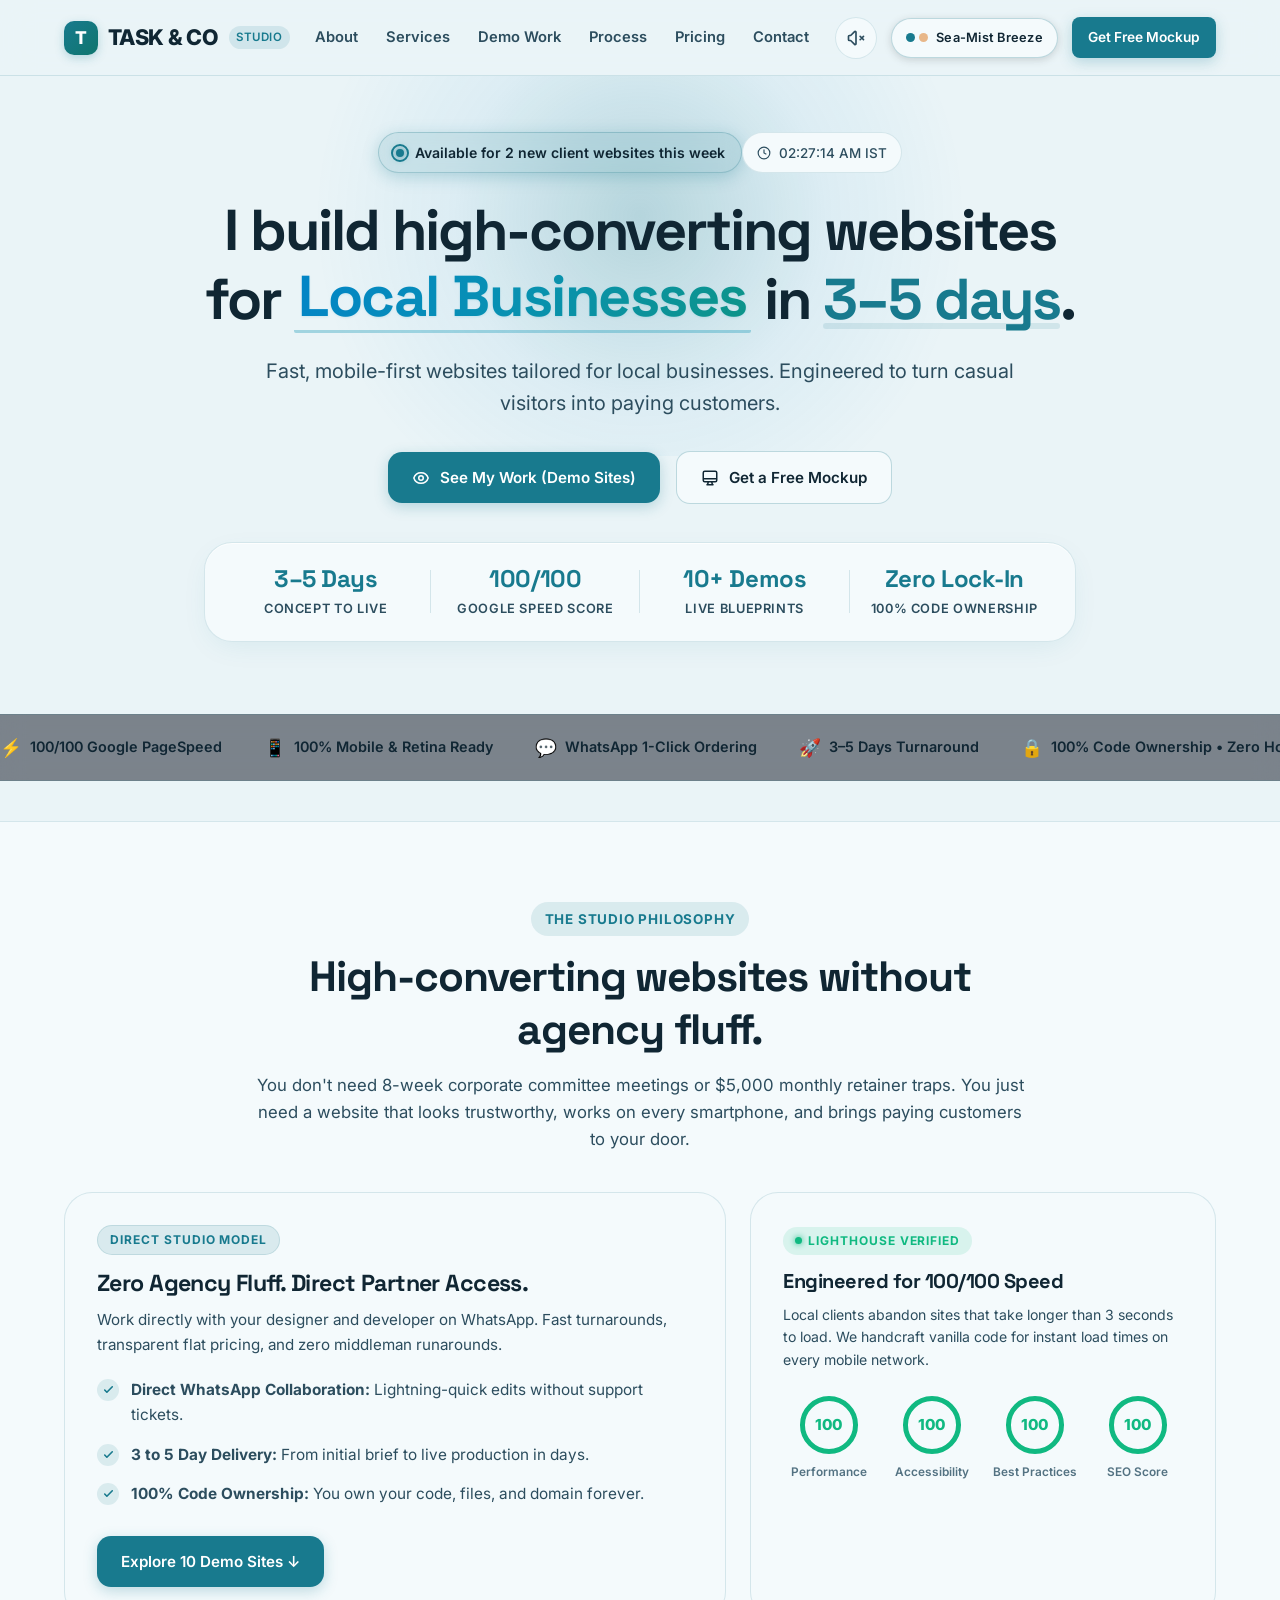
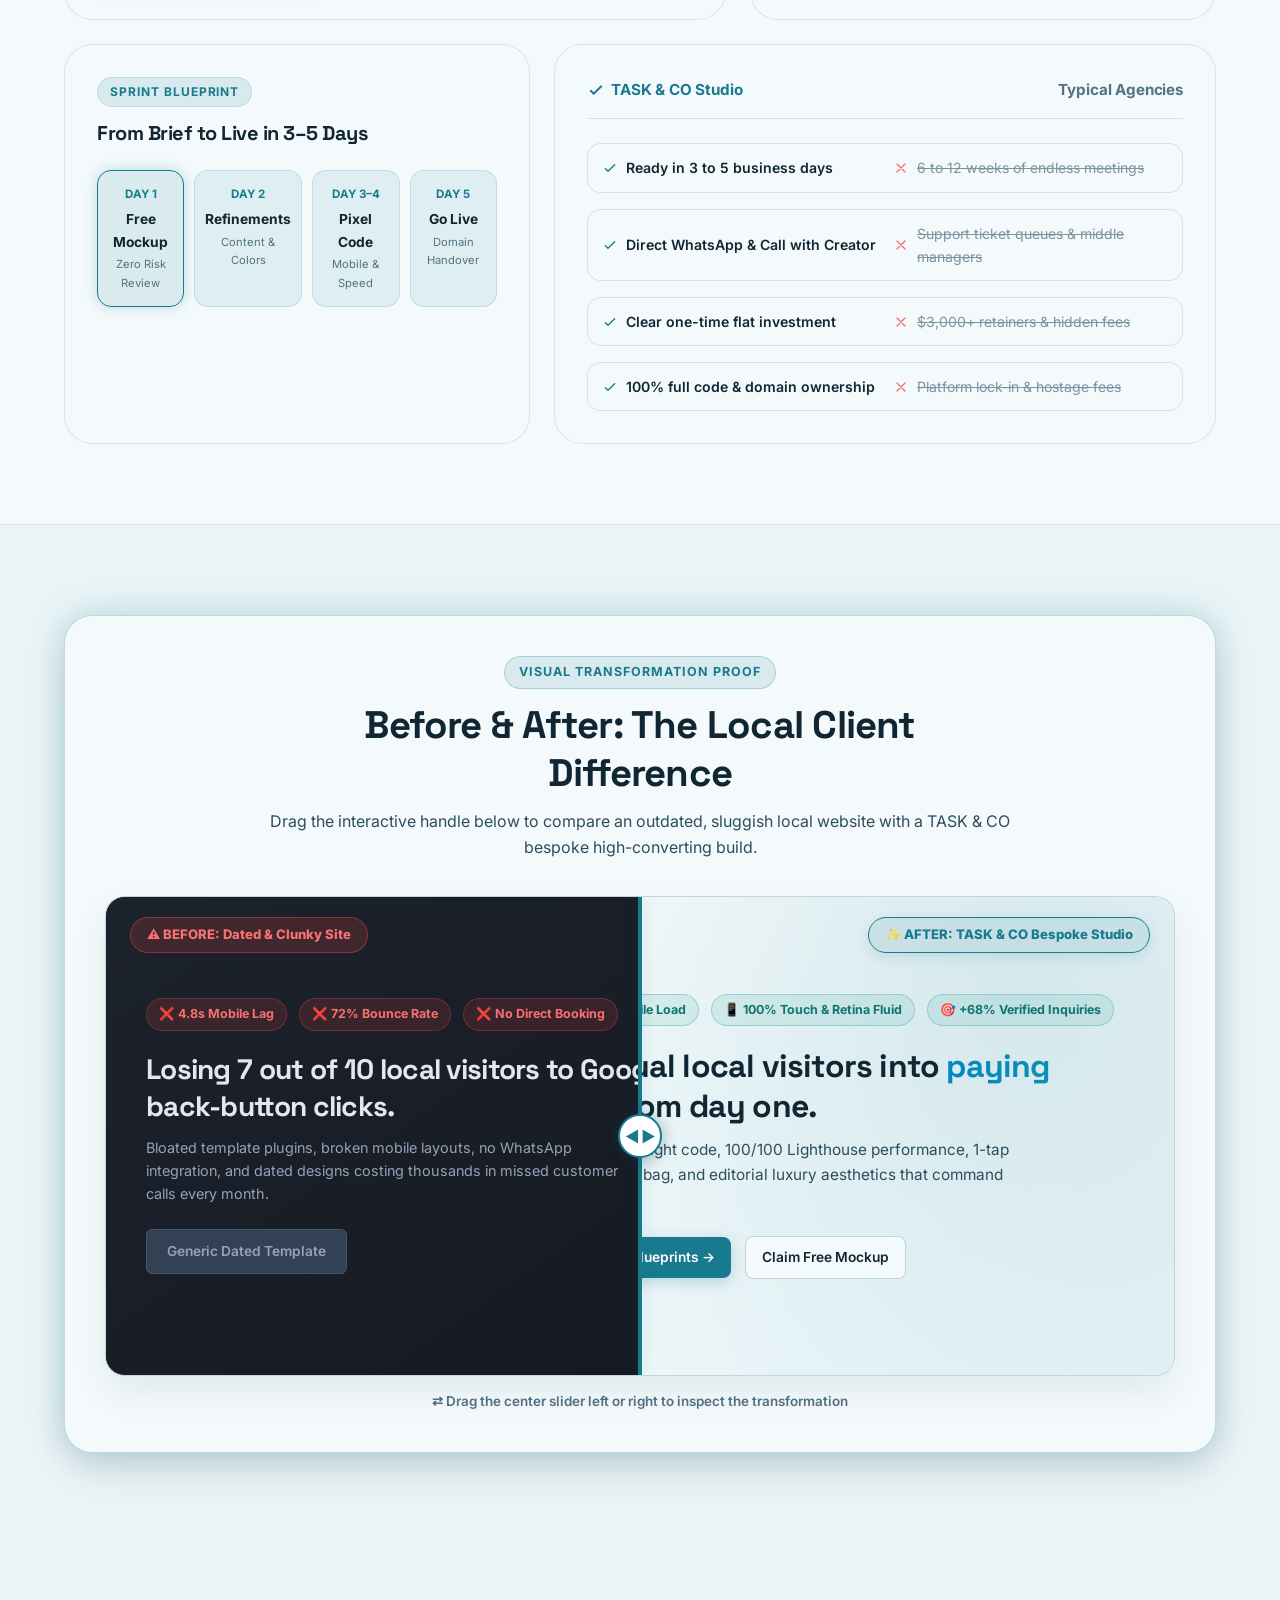
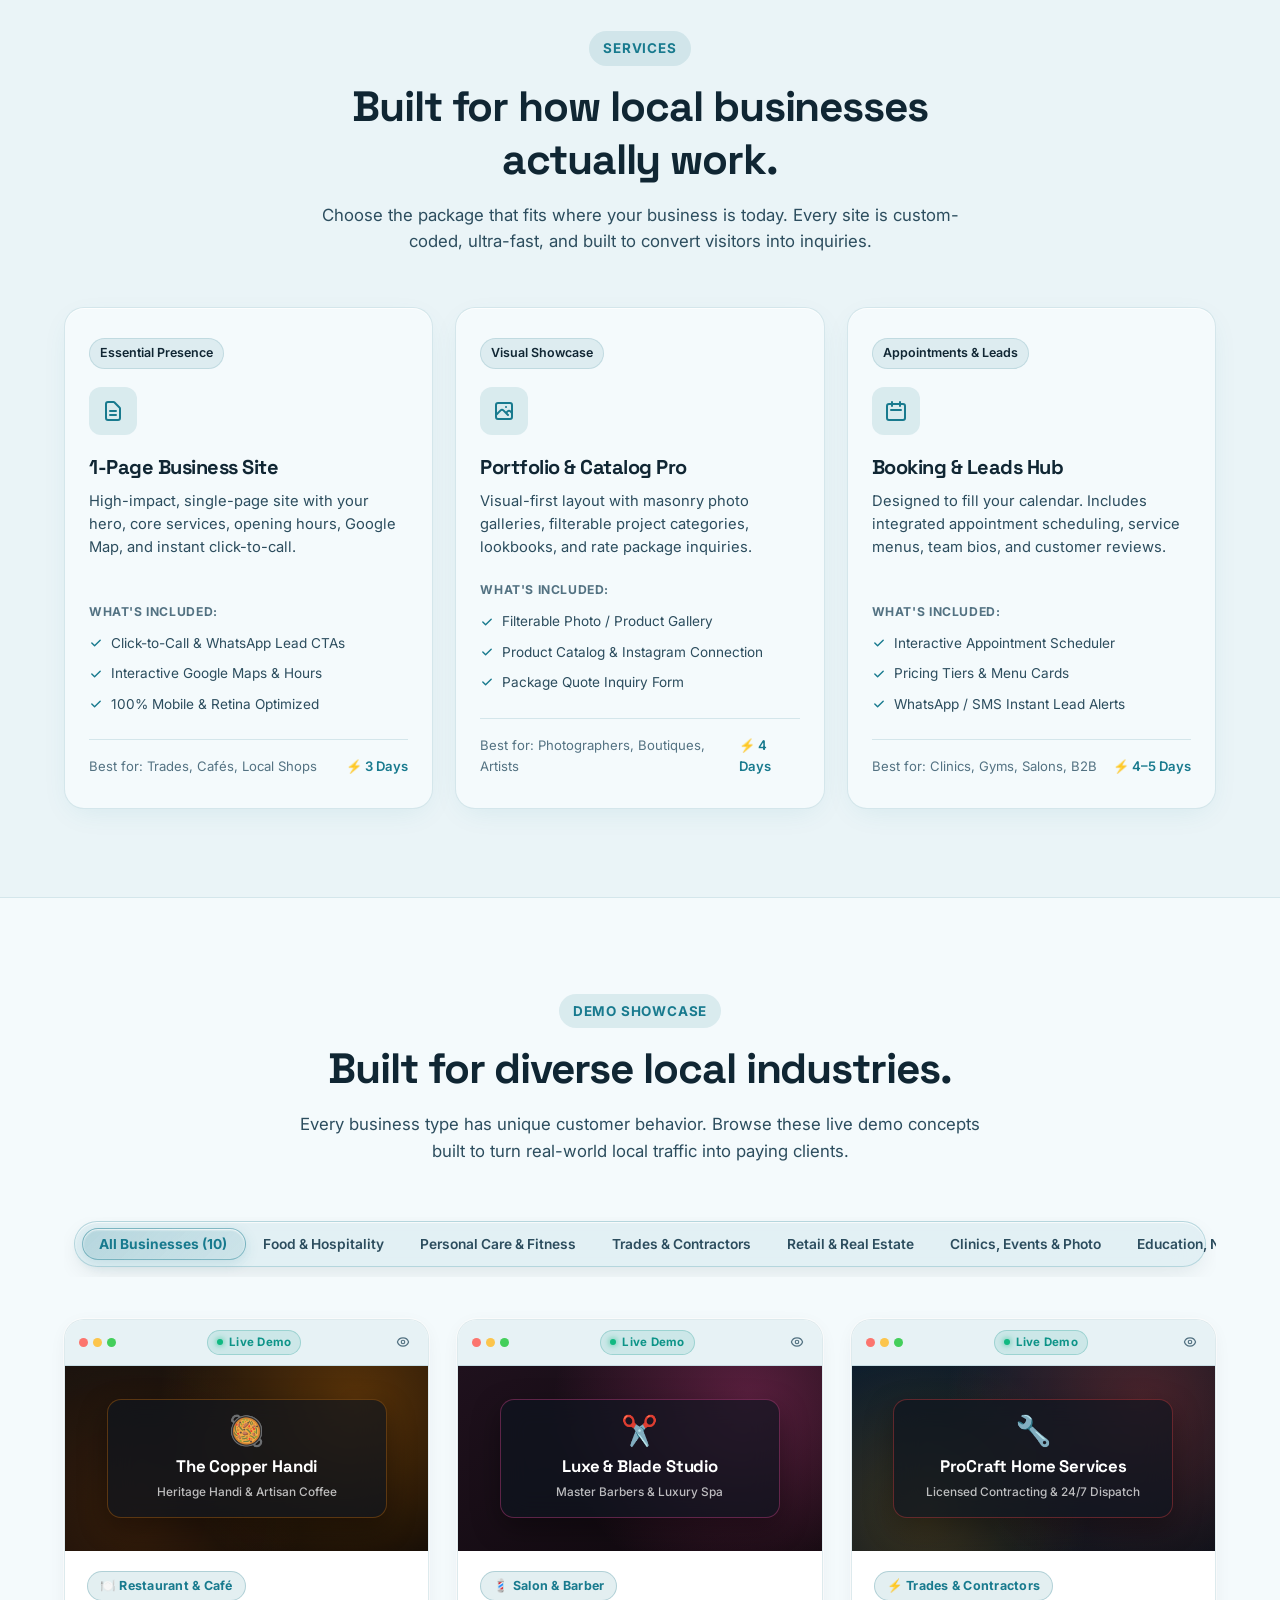
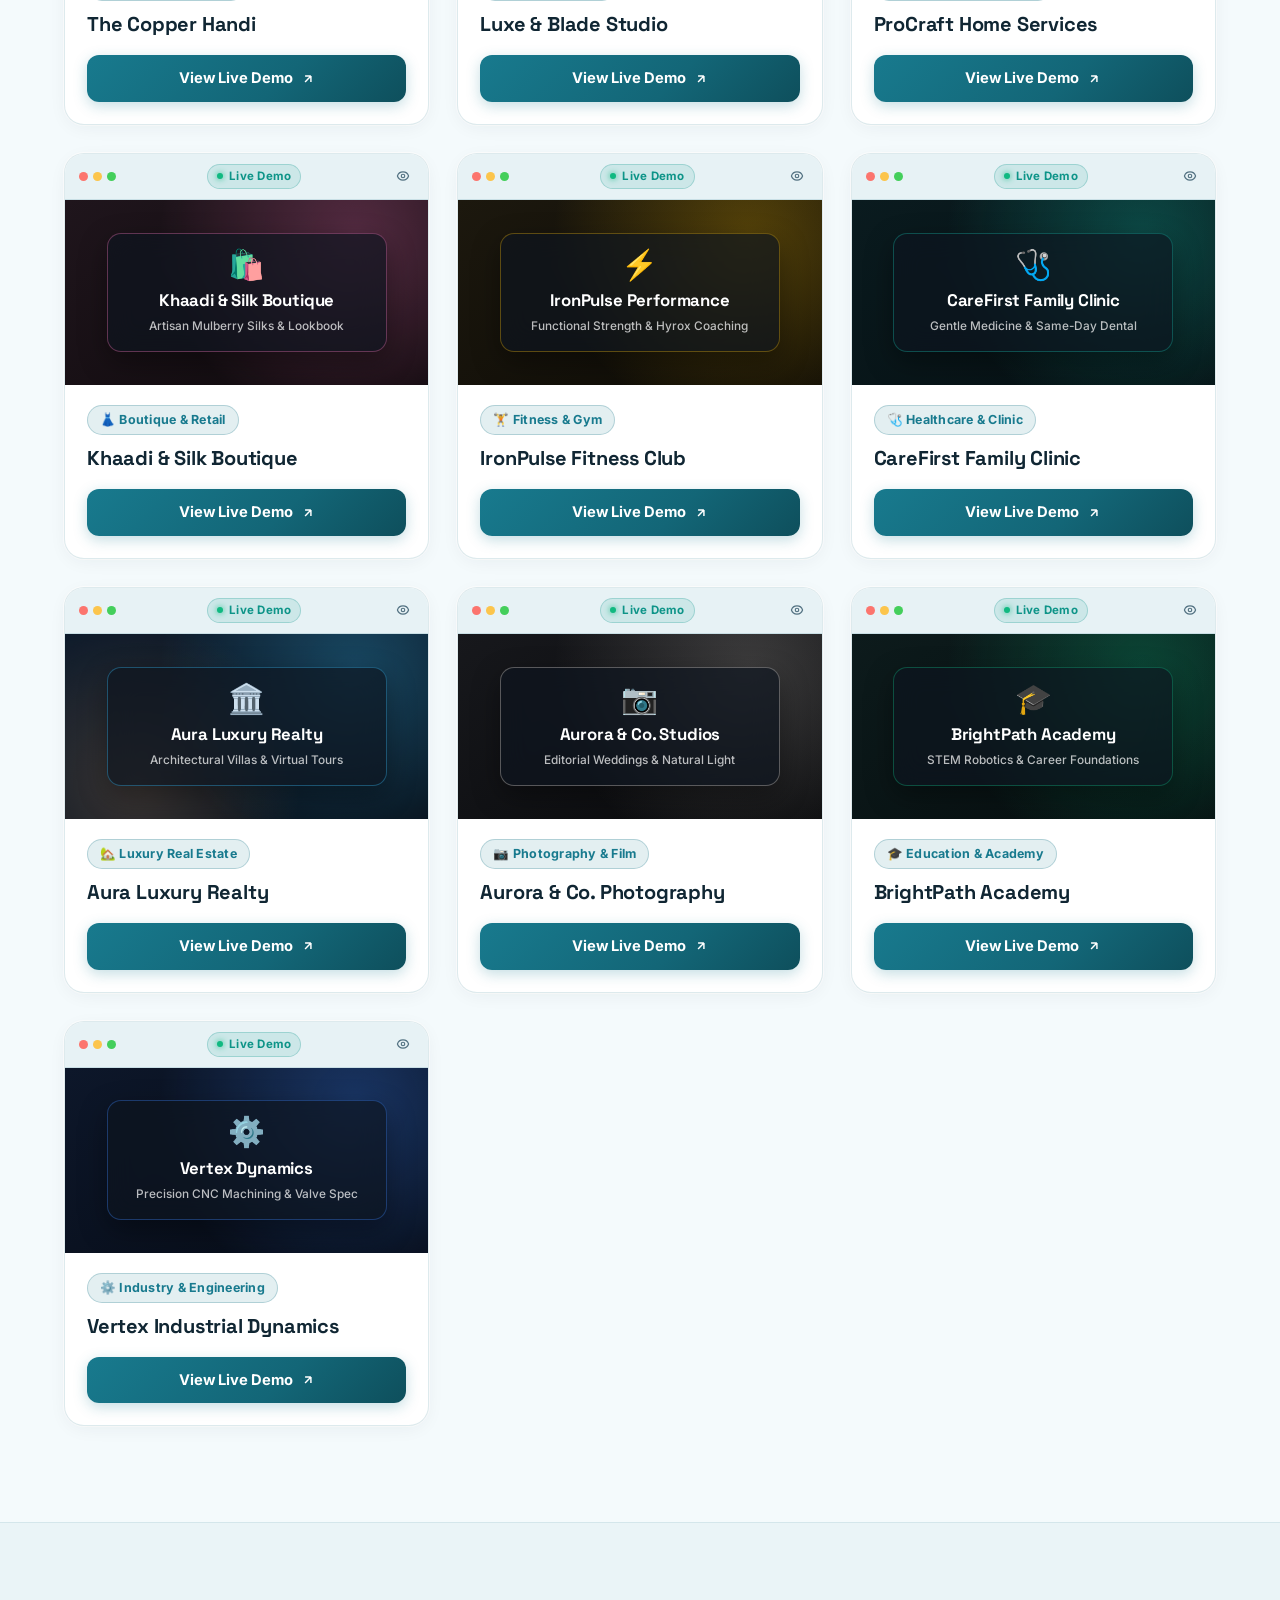
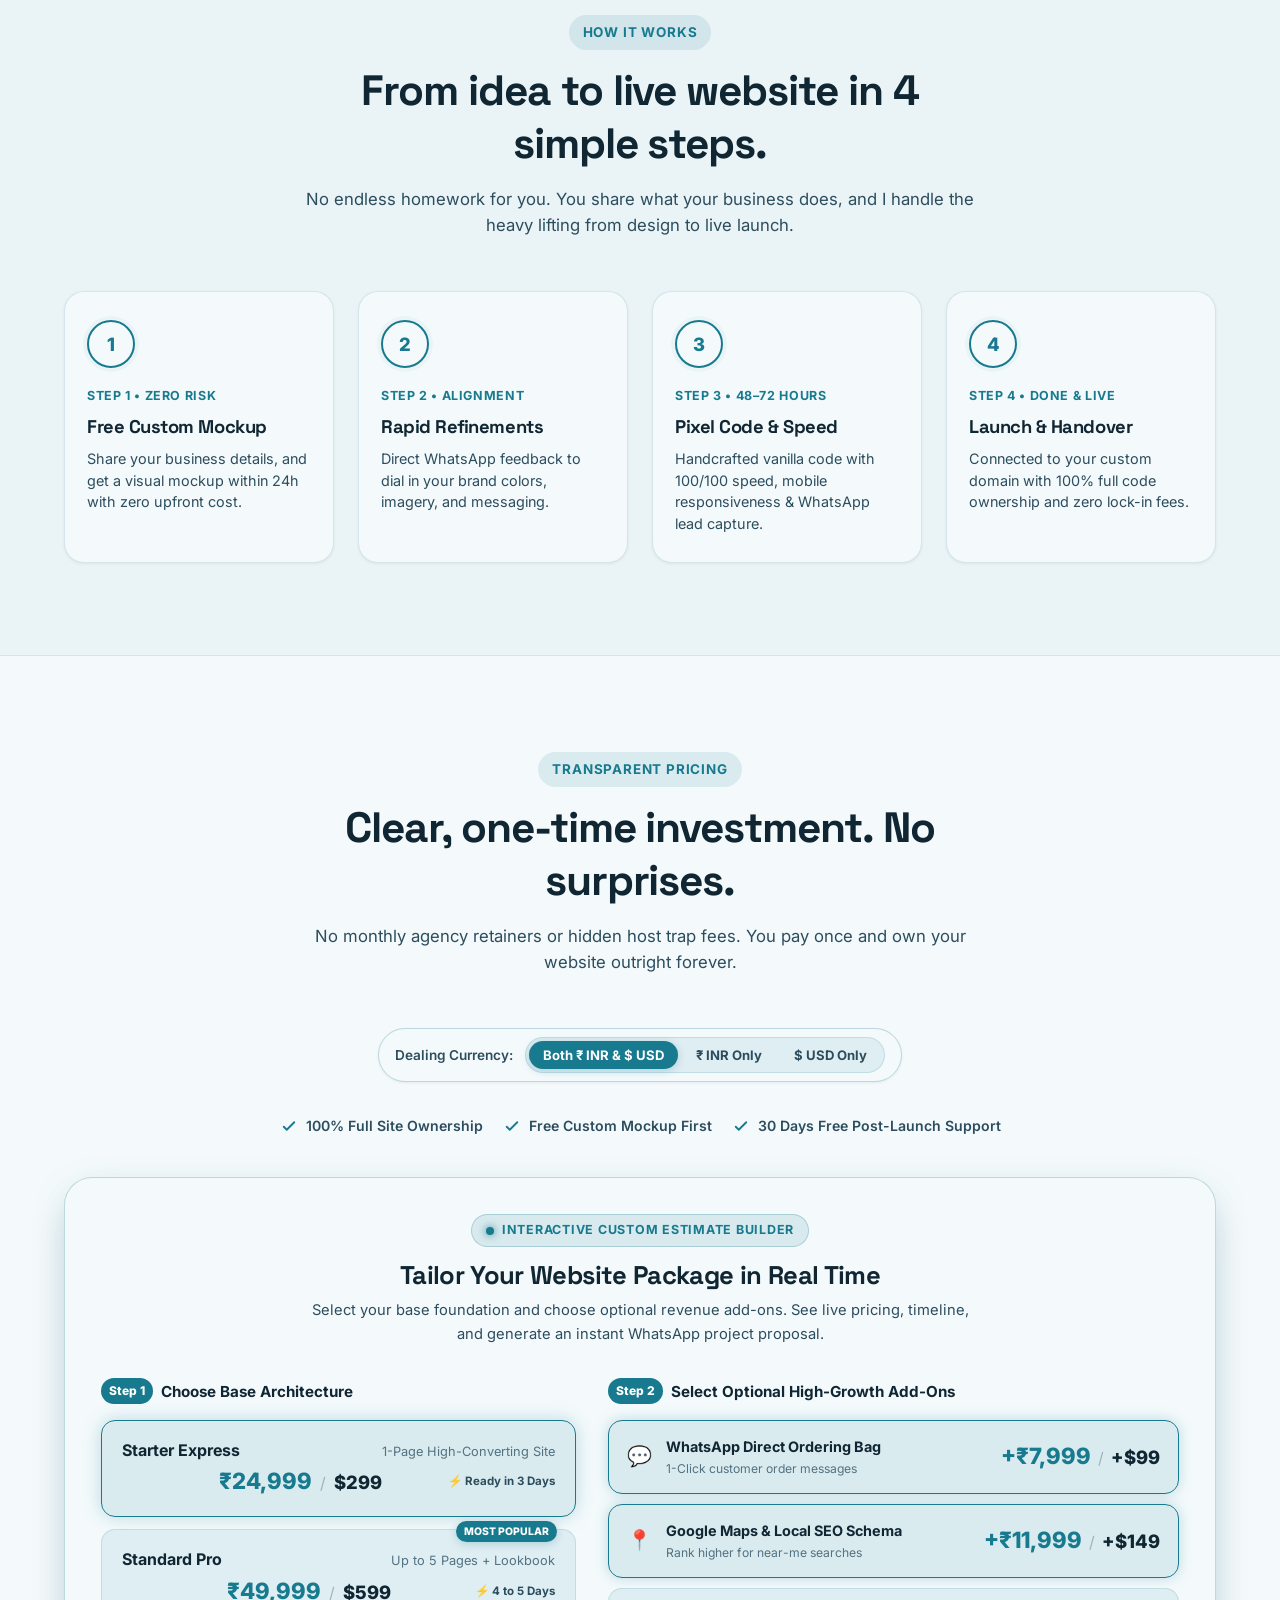
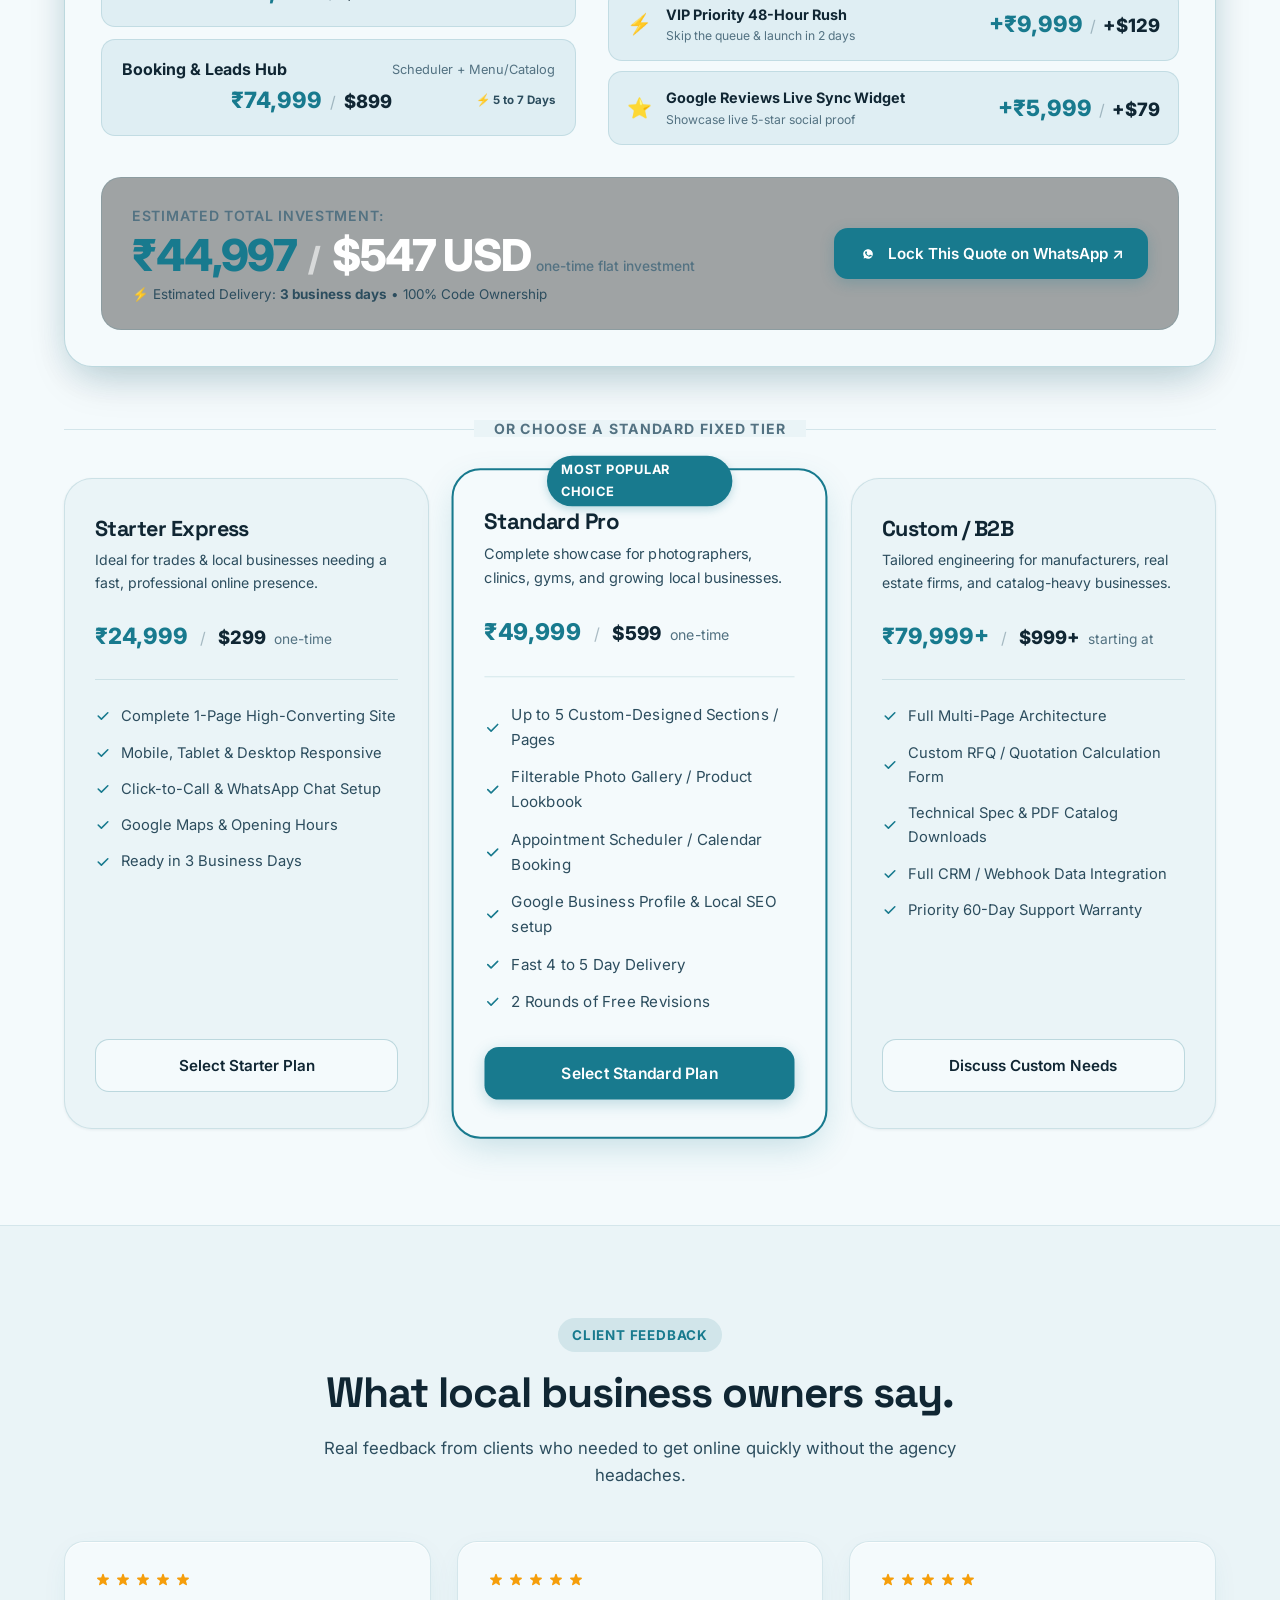
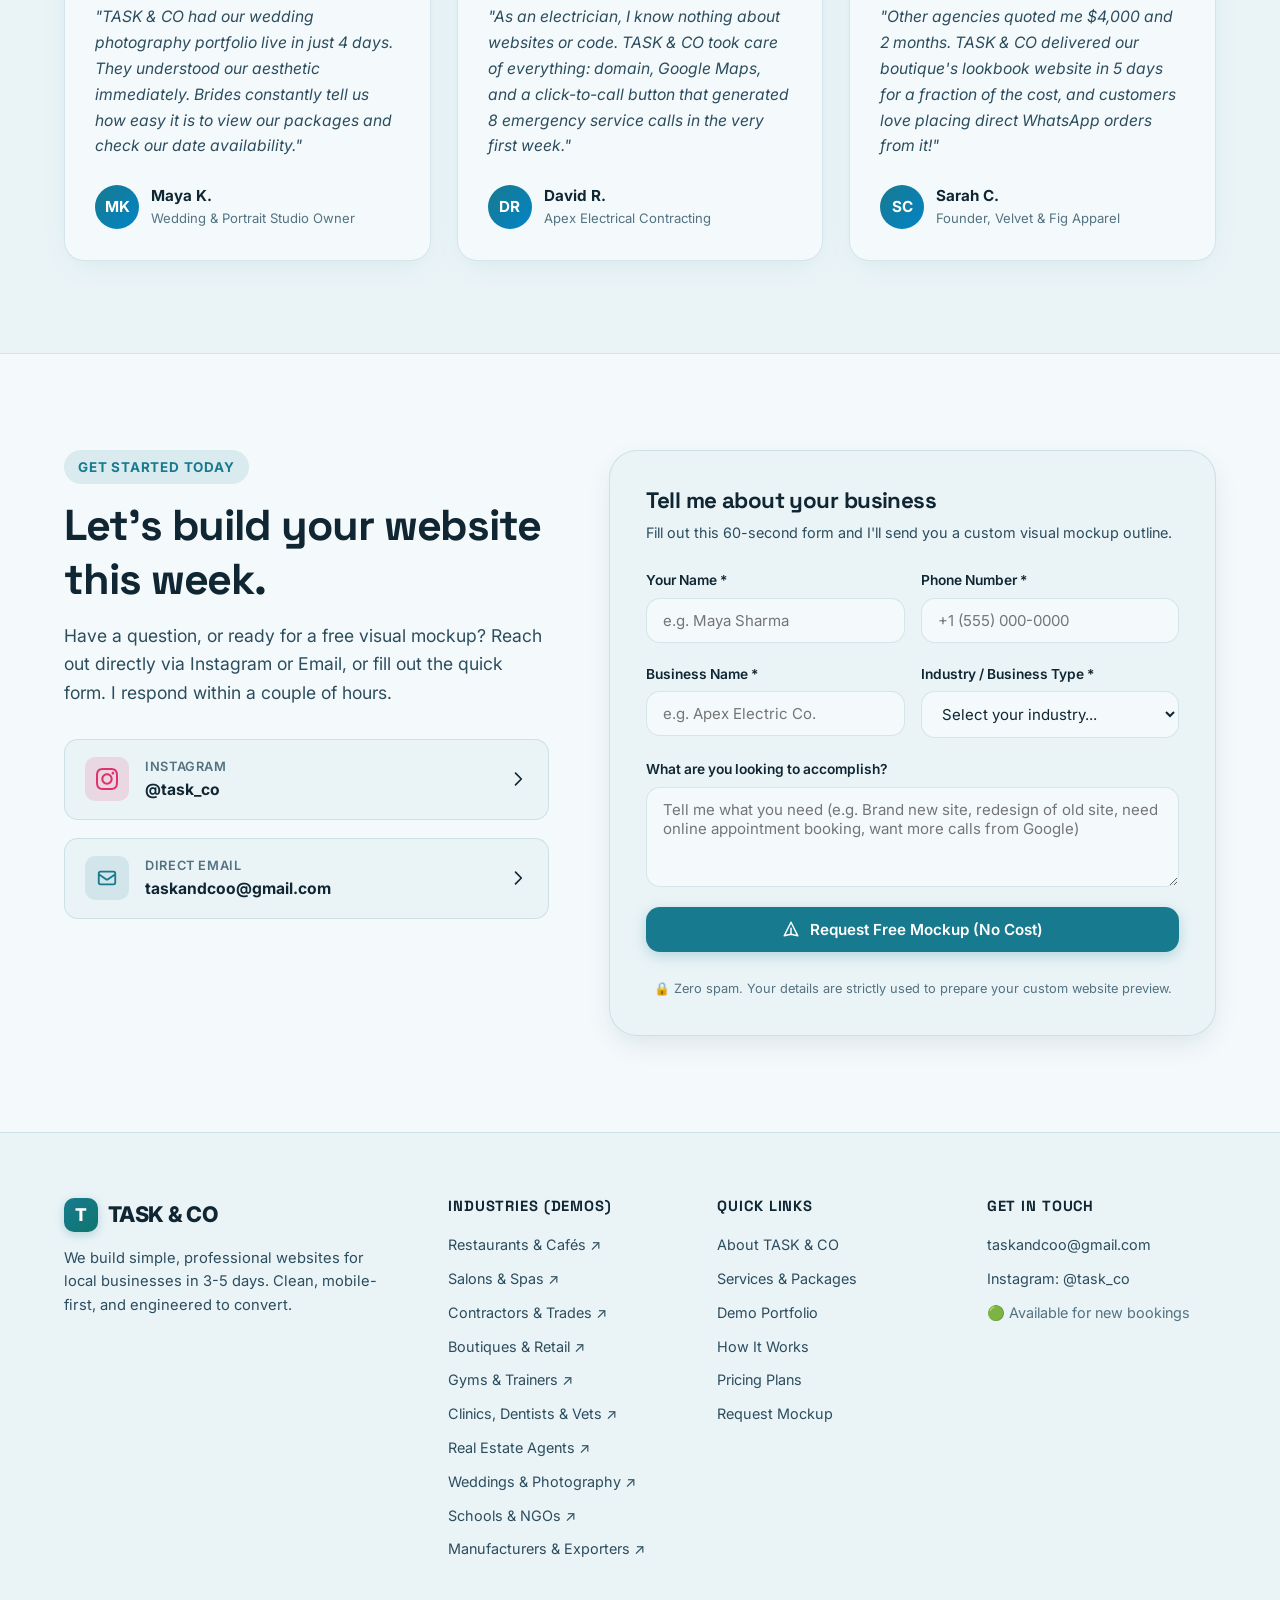
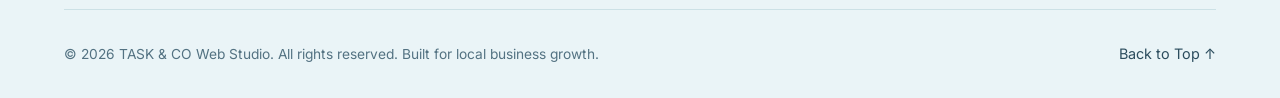
<file: index.html>
<!DOCTYPE html>
<html lang="en">

<head>
  <meta charset="UTF-8">
  <meta name="viewport" content="width=device-width, initial-scale=1.0">
  <title>TASK & CO | Fast & High-Converting Websites for Local Businesses</title>
  <meta name="description"
    content="We build simple, professional, and affordable websites for local businesses in 3-5 days. See demo websites for restaurants, salons, contractors, boutiques, gyms, and more.">
  <meta name="keywords"
    content="web designer, local business websites, freelance web designer, rapid website design, small business web design, TASK & CO">

  <!-- Open Graph Meta -->
  <meta property="og:title" content="TASK & CO | Websites for Local Businesses in 3-5 Days">
  <meta property="og:description"
    content="Get your local business online fast with zero agency overhead. View interactive demo websites across 10 industries.">
  <meta property="og:type" content="website">

  <!-- Google Fonts: Space Grotesk (Headings) & Inter (Body) -->
  <link rel="preconnect" href="https://fonts.googleapis.com">
  <link rel="preconnect" href="https://fonts.gstatic.com" crossorigin>
  <link
    href="https://fonts.googleapis.com/css2?family=Inter:wght@300;400;500;600;700&family=Space+Grotesk:wght@500;600;700;800&display=swap"
    rel="stylesheet">

  <!-- Main Stylesheet -->
  <link rel="stylesheet" href="css/style.css?v=fresh_coastal_light_v1">
</head>

<body>

  <!-- Top Reading / Scroll Progress Bar -->
  <div class="scroll-progress-bar" id="scroll-progress-bar"></div>

  <!-- =========================================================================
       HEADER / NAVIGATION
       ========================================================================= -->
  <header class="header" id="site-header">
    <div class="container nav-container">
      <!-- Brand Logo -->
      <a href="#hero" class="brand-logo" aria-label="TASK & CO Home">
        <span class="logo-mark">T</span>
        <span>TASK & CO</span>
        <span class="logo-tag">STUDIO</span>
      </a>

      <!-- Desktop Nav Links -->
      <nav class="nav-links" aria-label="Main Navigation">
        <a href="#about" class="nav-link">About</a>
        <a href="#services" class="nav-link">Services</a>
        <a href="#portfolio" class="nav-link">Demo Work</a>
        <a href="#process" class="nav-link">Process</a>
        <a href="#pricing" class="nav-link">Pricing</a>
        <a href="#contact" class="nav-link">Contact</a>
      </nav>

      <!-- Nav Actions -->
      <div class="nav-actions">
        <!-- Interactive UI Sound Effects Toggle -->
        <button id="sound-toggle" class="sound-toggle-btn" aria-label="Toggle Audio Effects"
          title="Toggle Sound Feedback">
          <svg class="sound-on-icon" fill="none" viewBox="0 0 24 24" stroke="currentColor">
            <path stroke-linecap="round" stroke-linejoin="round" stroke-width="2"
              d="M15.536 8.464a5 5 0 010 7.072m2.828-9.9a9 9 0 010 12.728M5.586 15H4a1 1 0 01-1-1v-4a1 1 0 011-1h1.586l4.707-4.707C10.923 3.663 12 4.109 12 5v14c0 .891-1.077 1.337-1.707.707L5.586 15z" />
          </svg>
          <svg class="sound-off-icon" fill="none" viewBox="0 0 24 24" stroke="currentColor">
            <path stroke-linecap="round" stroke-linejoin="round" stroke-width="2"
              d="M5.586 15H4a1 1 0 01-1-1v-4a1 1 0 011-1h1.586l4.707-4.707C10.923 3.663 12 4.109 12 5v14c0 .891-1.077 1.337-1.707.707L5.586 15z" />
            <path stroke-linecap="round" stroke-linejoin="round" stroke-width="2"
              d="M17 14l2-2m0 0l2-2m-2 2l-2-2m2 2l2 2" />
          </svg>
        </button>

        <!-- Fresh Light Palette Switcher: Sea-Mist Breeze / Warm Sand Dune -->
        <button id="palette-toggle" class="palette-toggle-btn" aria-label="Toggle Fresh Palette"
          title="Switch Palette: Sea-Mist Breeze / Warm Sand Dune">
          <span class="palette-dots-pair">
            <span class="palette-dot" style="background:#187a8e;"></span>
            <span class="palette-dot" style="background:#e8b789;"></span>
          </span>
          <span class="palette-btn-text" id="palette-btn-text">Sea-Mist Breeze</span>
        </button>

        <a href="#contact" class="btn btn-primary btn-sm btn-magnetic btn-shimmer">Get Free Mockup</a>

        <!-- Mobile Menu Toggle Button -->
        <button id="mobile-toggle" class="mobile-menu-toggle" aria-label="Toggle navigation menu">
          <svg fill="none" viewBox="0 0 24 24" stroke="currentColor">
            <path stroke-linecap="round" stroke-linejoin="round" stroke-width="2" d="M4 6h16M4 12h16M4 18h16" />
          </svg>
        </button>
      </div>
    </div>

    <!-- Mobile Navigation Drawer -->
    <div class="mobile-nav-drawer" id="mobile-drawer">
      <a href="#about" class="mobile-nav-link">About</a>
      <a href="#services" class="mobile-nav-link">Services</a>
      <a href="#portfolio" class="mobile-nav-link">Demo Work</a>
      <a href="#process" class="mobile-nav-link">Process</a>
      <a href="#pricing" class="mobile-nav-link">Pricing</a>
      <a href="#testimonials" class="mobile-nav-link">Reviews</a>
      <a href="#contact" class="mobile-nav-link">Contact</a>
      <div style="margin-top: 10px;">
        <a href="#contact" class="btn btn-primary btn-shimmer" style="width: 100%;">Get a Free Mockup</a>
      </div>
    </div>
  </header>

  <main>
    <!-- =======================================================================
         1. HERO SECTION
         ======================================================================= -->
    <section class="hero-section" id="hero">
      <div class="hero-gradient-glow"></div>
      <div class="container hero-content">
        <!-- Live Availability Status Pill & HUD Widget -->
        <div class="hero-status-wrap">
          <span class="status-pill live-radar-badge">
            <span class="radar-circle">
              <span class="radar-ping"></span>
              <span class="radar-dot"></span>
            </span>
            <span class="radar-text">Available for 2 new client websites this week</span>
          </span>
          <span class="hud-time-pill" id="hud-clock-pill">
            <svg width="14" height="14" fill="none" viewBox="0 0 24 24" stroke="currentColor">
              <circle cx="12" cy="12" r="10" stroke-width="2" />
              <path stroke-width="2" d="M12 6v6l4 2" />
            </svg>
            <span id="hero-local-clock">11:28 AM IST</span>
          </span>
        </div>

        <!-- Headline & Kinetic Dynamic Tagline -->
        <h1 class="hero-headline">
          I build high-converting websites for <span class="kinetic-flip-container"><span
              class="kinetic-flip-word active" id="kinetic-text">Local Businesses</span></span> in <span
            class="highlight">3–5 days</span>.
        </h1>

        <!-- Subheadline -->
        <p class="hero-subheadline">
          Fast, mobile-first websites tailored for local businesses. Engineered to turn casual visitors into paying
          customers.
        </p>

        <!-- CTA Buttons with Magnetic & Liquid Shimmer Effects -->
        <div class="hero-cta-group">
          <a href="#portfolio" class="btn btn-primary btn-magnetic btn-shimmer" id="hero-btn-work">
            <svg width="18" height="18" fill="none" viewBox="0 0 24 24" stroke="currentColor">
              <path stroke-linecap="round" stroke-linejoin="round" stroke-width="2"
                d="M15 12a3 3 0 11-6 0 3 3 0 016 0z" />
              <path stroke-linecap="round" stroke-linejoin="round" stroke-width="2"
                d="M2.458 12C3.732 7.943 7.523 5 12 5c4.478 0 8.268 2.943 9.542 7-1.274 4.057-5.064 7-9.542 7-4.477 0-8.268-2.943-9.542-7z" />
            </svg>
            See My Work (Demo Sites)
          </a>
          <a href="#contact" class="btn btn-secondary btn-magnetic" id="hero-btn-mockup">
            <svg width="18" height="18" fill="none" viewBox="0 0 24 24" stroke="currentColor">
              <path stroke-linecap="round" stroke-linejoin="round" stroke-width="2"
                d="M9.75 17L9 20l-1 1h8l-1-1-.75-3M3 13h18M5 17h14a2 2 0 002-2V5a2 2 0 00-2-2H5a2 2 0 00-2 2v10a2 2 0 002 2z" />
            </svg>
            Get a Free Mockup
          </a>
        </div>

        <!-- 4 Key Proof Metrics -->
        <div class="hero-metrics-bar">
          <div class="hero-metric-box">
            <span class="hero-metric-val">3–5 Days</span>
            <span class="hero-metric-lbl">Concept to Live</span>
          </div>
          <div class="hero-metric-box">
            <span class="hero-metric-val">100/100</span>
            <span class="hero-metric-lbl">Google Speed Score</span>
          </div>
          <div class="hero-metric-box">
            <span class="hero-metric-val">10+ Demos</span>
            <span class="hero-metric-lbl">Live Blueprints</span>
          </div>
          <div class="hero-metric-box">
            <span class="hero-metric-val">Zero Lock-In</span>
            <span class="hero-metric-lbl">100% Code Ownership</span>
          </div>
        </div>
      </div>
    </section>

    <!-- =======================================================================
         INFINITE MARQUEE TICKER (Technologies, Guarantees & Speed)
         ======================================================================= -->
    <div class="hero-marquee-wrapper" aria-hidden="true">
      <div class="marquee-track marquee-track-left">
        <div class="marquee-group">
          <span class="marquee-item"><span class="marquee-dot">⚡</span> 100/100 Google PageSpeed</span>
          <span class="marquee-item"><span class="marquee-dot">📱</span> 100% Mobile & Retina Ready</span>
          <span class="marquee-item"><span class="marquee-dot">💬</span> WhatsApp 1-Click Ordering</span>
          <span class="marquee-item"><span class="marquee-dot">🚀</span> 3–5 Days Turnaround</span>
          <span class="marquee-item"><span class="marquee-dot">🔒</span> 100% Code Ownership • Zero Hostage Fees</span>
          <span class="marquee-item"><span class="marquee-dot">📍</span> Google Local SEO Schema</span>
          <span class="marquee-item"><span class="marquee-dot">✨</span> Interactive 3D & Micro-Animations</span>
          <span class="marquee-item"><span class="marquee-dot">🎯</span> High-Conversion Design</span>
        </div>
        <div class="marquee-group" aria-hidden="true">
          <span class="marquee-item"><span class="marquee-dot">⚡</span> 100/100 Google PageSpeed</span>
          <span class="marquee-item"><span class="marquee-dot">📱</span> 100% Mobile & Retina Ready</span>
          <span class="marquee-item"><span class="marquee-dot">💬</span> WhatsApp 1-Click Ordering</span>
          <span class="marquee-item"><span class="marquee-dot">🚀</span> 3–5 Days Turnaround</span>
          <span class="marquee-item"><span class="marquee-dot">🔒</span> 100% Code Ownership • Zero Hostage Fees</span>
          <span class="marquee-item"><span class="marquee-dot">📍</span> Google Local SEO Schema</span>
          <span class="marquee-item"><span class="marquee-dot">✨</span> Interactive 3D & Micro-Animations</span>
          <span class="marquee-item"><span class="marquee-dot">🎯</span> High-Conversion Design</span>
        </div>
      </div>
    </div>

    <!-- =======================================================================
         2. ABOUT SECTION (BENTO GRID ARCHITECTURE)
         ======================================================================= -->
    <section class="about-section" id="about">
      <div class="container">
        <div class="section-header" style="text-align: center; max-width: 780px; margin: 0 auto 40px;">
          <span class="section-eyebrow">The Studio Philosophy</span>
          <h2 class="section-title">High-converting websites without agency fluff.</h2>
          <p class="section-subtitle">
            You don't need 8-week corporate committee meetings or $5,000 monthly retainer traps. You just need a website
            that looks trustworthy, works on every smartphone, and brings paying customers to your door.
          </p>
        </div>

        <!-- Master Bento Grid -->
        <div class="about-bento-grid">

          <!-- Bento 1: Main Story & Highlights (Wide) -->
          <div class="bento-card bento-hero-card" data-tilt="true">
            <div class="card-spotlight"></div>
            <div class="bento-badge">Direct Studio Model</div>
            <h3 class="bento-title">Zero Agency Fluff. Direct Partner Access.</h3>
            <p class="bento-desc">
              Work directly with your designer and developer on WhatsApp. Fast turnarounds, transparent flat pricing,
              and zero middleman runarounds.
            </p>
            <div class="about-highlights-list">
              <div class="about-highlight-item">
                <div class="highlight-check-icon">
                  <svg fill="none" viewBox="0 0 24 24" stroke="currentColor">
                    <path stroke-linecap="round" stroke-linejoin="round" stroke-width="3" d="M5 13l4 4L19 7" />
                  </svg>
                </div>
                <span><strong>Direct WhatsApp Collaboration:</strong> Lightning-quick edits without support
                  tickets.</span>
              </div>
              <div class="about-highlight-item">
                <div class="highlight-check-icon">
                  <svg fill="none" viewBox="0 0 24 24" stroke="currentColor">
                    <path stroke-linecap="round" stroke-linejoin="round" stroke-width="3" d="M5 13l4 4L19 7" />
                  </svg>
                </div>
                <span><strong>3 to 5 Day Delivery:</strong> From initial brief to live production in days.</span>
              </div>
              <div class="about-highlight-item">
                <div class="highlight-check-icon">
                  <svg fill="none" viewBox="0 0 24 24" stroke="currentColor">
                    <path stroke-linecap="round" stroke-linejoin="round" stroke-width="3" d="M5 13l4 4L19 7" />
                  </svg>
                </div>
                <span><strong>100% Code Ownership:</strong> You own your code, files, and domain forever.</span>
              </div>
            </div>
            <div style="margin-top: 20px;">
              <a href="#portfolio" class="btn btn-primary btn-magnetic btn-shimmer">Explore 10 Demo Sites ↓</a>
            </div>
          </div>

          <!-- Bento 2: Google Lighthouse 100/100 Audit Card -->
          <div class="bento-card bento-lighthouse-card" data-tilt="true">
            <div class="card-spotlight"></div>
            <div class="bento-badge-green">
              <span class="pulse-green-dot"></span>
              Lighthouse Verified
            </div>
            <h3 class="bento-title" style="font-size: 1.25rem;">Engineered for 100/100 Speed</h3>
            <p class="bento-desc" style="font-size: 0.88rem;">
              Local clients abandon sites that take longer than 3 seconds to load. We handcraft vanilla code for instant
              load times on every mobile network.
            </p>
            <div class="lighthouse-scores-grid">
              <div class="lighthouse-metric">
                <div class="score-ring-wrap">
                  <svg viewBox="0 0 36 36" class="circular-chart green">
                    <path class="circle-bg"
                      d="M18 2.0845 a 15.9155 15.9155 0 0 1 0 31.831 a 15.9155 15.9155 0 0 1 0 -31.831" />
                    <path class="circle" stroke-dasharray="100, 100"
                      d="M18 2.0845 a 15.9155 15.9155 0 0 1 0 31.831 a 15.9155 15.9155 0 0 1 0 -31.831" />
                  </svg>
                  <span class="score-val">100</span>
                </div>
                <span class="metric-label">Performance</span>
              </div>
              <div class="lighthouse-metric">
                <div class="score-ring-wrap">
                  <svg viewBox="0 0 36 36" class="circular-chart green">
                    <path class="circle-bg"
                      d="M18 2.0845 a 15.9155 15.9155 0 0 1 0 31.831 a 15.9155 15.9155 0 0 1 0 -31.831" />
                    <path class="circle" stroke-dasharray="100, 100"
                      d="M18 2.0845 a 15.9155 15.9155 0 0 1 0 31.831 a 15.9155 15.9155 0 0 1 0 -31.831" />
                  </svg>
                  <span class="score-val">100</span>
                </div>
                <span class="metric-label">Accessibility</span>
              </div>
              <div class="lighthouse-metric">
                <div class="score-ring-wrap">
                  <svg viewBox="0 0 36 36" class="circular-chart green">
                    <path class="circle-bg"
                      d="M18 2.0845 a 15.9155 15.9155 0 0 1 0 31.831 a 15.9155 15.9155 0 0 1 0 -31.831" />
                    <path class="circle" stroke-dasharray="100, 100"
                      d="M18 2.0845 a 15.9155 15.9155 0 0 1 0 31.831 a 15.9155 15.9155 0 0 1 0 -31.831" />
                  </svg>
                  <span class="score-val">100</span>
                </div>
                <span class="metric-label">Best Practices</span>
              </div>
              <div class="lighthouse-metric">
                <div class="score-ring-wrap">
                  <svg viewBox="0 0 36 36" class="circular-chart green">
                    <path class="circle-bg"
                      d="M18 2.0845 a 15.9155 15.9155 0 0 1 0 31.831 a 15.9155 15.9155 0 0 1 0 -31.831" />
                    <path class="circle" stroke-dasharray="100, 100"
                      d="M18 2.0845 a 15.9155 15.9155 0 0 1 0 31.831 a 15.9155 15.9155 0 0 1 0 -31.831" />
                  </svg>
                  <span class="score-val">100</span>
                </div>
                <span class="metric-label">SEO Score</span>
              </div>
            </div>
          </div>

          <!-- Bento 3: 3 to 5 Day Sprint Timeline Scrubber -->
          <div class="bento-card bento-timeline-card" data-tilt="true">
            <div class="card-spotlight"></div>
            <div class="bento-badge">Sprint Blueprint</div>
            <h3 class="bento-title" style="font-size: 1.25rem;">From Brief to Live in 3–5 Days</h3>
            <div class="sprint-steps-row">
              <div class="sprint-step-item active">
                <div class="sprint-day">Day 1</div>
                <div class="sprint-name">Free Mockup</div>
                <div class="sprint-sub">Zero Risk Review</div>
              </div>
              <div class="sprint-step-item">
                <div class="sprint-day">Day 2</div>
                <div class="sprint-name">Refinements</div>
                <div class="sprint-sub">Content & Colors</div>
              </div>
              <div class="sprint-step-item">
                <div class="sprint-day">Day 3–4</div>
                <div class="sprint-name">Pixel Code</div>
                <div class="sprint-sub">Mobile & Speed</div>
              </div>
              <div class="sprint-step-item">
                <div class="sprint-day">Day 5</div>
                <div class="sprint-name">Go Live</div>
                <div class="sprint-sub">Domain Handover</div>
              </div>
            </div>
          </div>

          <!-- Bento 4: Comparison Table: Studio vs Typical Agency -->
          <div class="bento-card bento-comparison-card" data-tilt="true">
            <div class="card-spotlight"></div>
            <div class="comparison-header">
              <span class="comparison-col-title taskco-brand">
                <svg width="18" height="18" fill="none" viewBox="0 0 24 24" stroke="currentColor">
                  <path stroke-linecap="round" stroke-linejoin="round" stroke-width="2.5" d="M5 13l4 4L19 7" />
                </svg>
                TASK & CO Studio
              </span>
              <span class="comparison-col-title agency-col">Typical Agencies</span>
            </div>

            <div class="comparison-rows">
              <div class="comparison-row">
                <div class="comparison-taskco-side">
                  <svg width="16" height="16" fill="none" viewBox="0 0 24 24" stroke="currentColor">
                    <path stroke-linecap="round" stroke-linejoin="round" stroke-width="2" d="M5 13l4 4L19 7" />
                  </svg>
                  Ready in 3 to 5 business days
                </div>
                <div class="comparison-agency-side">
                  <svg width="16" height="16" fill="none" viewBox="0 0 24 24" stroke="currentColor">
                    <path stroke-linecap="round" stroke-linejoin="round" stroke-width="2" d="M6 18L18 6M6 6l12 12" />
                  </svg>
                  6 to 12 weeks of endless meetings
                </div>
              </div>

              <div class="comparison-row">
                <div class="comparison-taskco-side">
                  <svg width="16" height="16" fill="none" viewBox="0 0 24 24" stroke="currentColor">
                    <path stroke-linecap="round" stroke-linejoin="round" stroke-width="2" d="M5 13l4 4L19 7" />
                  </svg>
                  Direct WhatsApp & Call with Creator
                </div>
                <div class="comparison-agency-side">
                  <svg width="16" height="16" fill="none" viewBox="0 0 24 24" stroke="currentColor">
                    <path stroke-linecap="round" stroke-linejoin="round" stroke-width="2" d="M6 18L18 6M6 6l12 12" />
                  </svg>
                  Support ticket queues & middle managers
                </div>
              </div>

              <div class="comparison-row">
                <div class="comparison-taskco-side">
                  <svg width="16" height="16" fill="none" viewBox="0 0 24 24" stroke="currentColor">
                    <path stroke-linecap="round" stroke-linejoin="round" stroke-width="2" d="M5 13l4 4L19 7" />
                  </svg>
                  Clear one-time flat investment
                </div>
                <div class="comparison-agency-side">
                  <svg width="16" height="16" fill="none" viewBox="0 0 24 24" stroke="currentColor">
                    <path stroke-linecap="round" stroke-linejoin="round" stroke-width="2" d="M6 18L18 6M6 6l12 12" />
                  </svg>
                  $3,000+ retainers & hidden fees
                </div>
              </div>

              <div class="comparison-row">
                <div class="comparison-taskco-side">
                  <svg width="16" height="16" fill="none" viewBox="0 0 24 24" stroke="currentColor">
                    <path stroke-linecap="round" stroke-linejoin="round" stroke-width="2" d="M5 13l4 4L19 7" />
                  </svg>
                  100% full code & domain ownership
                </div>
                <div class="comparison-agency-side">
                  <svg width="16" height="16" fill="none" viewBox="0 0 24 24" stroke="currentColor">
                    <path stroke-linecap="round" stroke-linejoin="round" stroke-width="2" d="M6 18L18 6M6 6l12 12" />
                  </svg>
                  Platform lock-in & hostage fees
                </div>
              </div>
            </div>
          </div>

        </div>
      </div>
    </section>

    <!-- =======================================================================
         INTERACTIVE BEFORE / AFTER WEBSITE TRANSFORMATION SLIDER
         ======================================================================= -->
    <section class="before-after-section" id="comparison">
      <div class="container">
        <div class="before-after-card" data-tilt="true">
          <div class="card-spotlight"></div>
          <div class="before-after-header">
            <span class="before-after-badge">Visual Transformation Proof</span>
            <h2 class="before-after-title">Before & After: The Local Client Difference</h2>
            <p class="before-after-subtitle">
              Drag the interactive handle below to compare an outdated, sluggish local website with a TASK & CO bespoke
              high-converting build.
            </p>
          </div>

          <!-- Interactive Slider Viewport -->
          <div class="ba-slider-container" id="ba-slider" style="--split-pos: 50%;">

            <!-- Layer 1: AFTER (TASK & CO High-Converting Site) -->
            <div class="ba-layer-after">
              <div class="ba-after-badge-pill">✨ AFTER: TASK & CO Bespoke Studio</div>
              <div class="ba-layer-content-after">
                <div class="ba-demo-hud-row">
                  <span class="ba-demo-hud-pill">⚡ 0.3s Instant Mobile Load</span>
                  <span class="ba-demo-hud-pill">📱 100% Touch & Retina Fluid</span>
                  <span class="ba-demo-hud-pill">🎯 +68% Verified Inquiries</span>
                </div>
                <h3 class="ba-after-headline">
                  Turn casual local visitors into <span>paying clients</span> from day one.
                </h3>
                <p class="ba-after-desc">
                  Handcrafted lightweight code, 100/100 Lighthouse performance, 1-tap WhatsApp booking bag, and
                  editorial luxury aesthetics that command premium pricing.
                </p>
                <div class="ba-after-actions">
                  <a href="#portfolio" class="btn btn-primary btn-sm btn-shimmer">Explore 10 Demo Blueprints →</a>
                  <a href="#contact" class="btn btn-secondary btn-sm">Claim Free Mockup</a>
                </div>
              </div>
            </div>

            <!-- Layer 2: BEFORE (Outdated Typical Site) -->
            <div class="ba-layer-before" id="ba-layer-before">
              <div class="ba-before-inner">
                <div class="ba-before-badge-pill">⚠️ BEFORE: Dated & Clunky Site</div>
                <div class="ba-before-hud-row">
                  <span class="ba-before-hud-pill">❌ 4.8s Mobile Lag</span>
                  <span class="ba-before-hud-pill">❌ 72% Bounce Rate</span>
                  <span class="ba-before-hud-pill">❌ No Direct Booking</span>
                </div>
                <h3 class="ba-before-headline">
                  Losing 7 out of 10 local visitors to Google back-button clicks.
                </h3>
                <p class="ba-before-desc">
                  Bloated template plugins, broken mobile layouts, no WhatsApp integration, and dated designs costing
                  thousands in missed customer calls every month.
                </p>
                <div class="ba-before-btn">
                  Generic Dated Template
                </div>
              </div>
            </div>

            <!-- Draggable Center Handle -->
            <div class="ba-handle" id="ba-handle">
              <div class="ba-handle-line"></div>
              <div class="ba-handle-knob">◀ ▶</div>
            </div>
          </div>

          <div class="ba-hint-bar">
            <span>⇄ Drag the center slider left or right to inspect the transformation</span>
          </div>
        </div>
      </div>
    </section>

    <!-- =======================================================================
         3. SERVICES SECTION
         ======================================================================= -->
    <section class="services-section" id="services">
      <div class="container">
        <div class="section-header">
          <span class="section-eyebrow">Services</span>
          <h2 class="section-title">Built for how local businesses actually work.</h2>
          <p class="section-subtitle">Choose the package that fits where your business is today. Every site is
            custom-coded, ultra-fast, and built to convert visitors into inquiries.</p>
        </div>

        <div class="services-grid">
          <!-- Card 1: 1-Page Business Site -->
          <div class="service-card" data-tilt="true">
            <span class="badge service-badge">Essential Presence</span>
            <div class="service-icon-box">
              <svg fill="none" viewBox="0 0 24 24" stroke="currentColor">
                <path stroke-linecap="round" stroke-linejoin="round" stroke-width="2"
                  d="M9 12h6m-6 4h6m2 5H7a2 2 0 01-2-2V5a2 2 0 012-2h5.586a1 1 0 01.707.293l5.414 5.414a1 1 0 01.293.707V19a2 2 0 01-2 2z" />
              </svg>
            </div>
            <h3 class="service-card-title">1-Page Business Site</h3>
            <p class="service-card-desc">High-impact, single-page site with your hero, core services, opening hours,
              Google Map, and instant click-to-call.</p>

            <div class="service-includes-title">What's Included:</div>
            <div class="service-features-list">
              <div class="service-feature-item">
                <svg viewBox="0 0 20 20" fill="currentColor">
                  <path fill-rule="evenodd"
                    d="M16.707 5.293a1 1 0 010 1.414l-8 8a1 1 0 01-1.414 0l-4-4a1 1 0 011.414-1.414L8 12.586l7.293-7.293a1 1 0 011.414 0z"
                    clip-rule="evenodd" />
                </svg>
                <span>Click-to-Call & WhatsApp Lead CTAs</span>
              </div>
              <div class="service-feature-item">
                <svg viewBox="0 0 20 20" fill="currentColor">
                  <path fill-rule="evenodd"
                    d="M16.707 5.293a1 1 0 010 1.414l-8 8a1 1 0 01-1.414 0l-4-4a1 1 0 011.414-1.414L8 12.586l7.293-7.293a1 1 0 011.414 0z"
                    clip-rule="evenodd" />
                </svg>
                <span>Interactive Google Maps & Hours</span>
              </div>
              <div class="service-feature-item">
                <svg viewBox="0 0 20 20" fill="currentColor">
                  <path fill-rule="evenodd"
                    d="M16.707 5.293a1 1 0 010 1.414l-8 8a1 1 0 01-1.414 0l-4-4a1 1 0 011.414-1.414L8 12.586l7.293-7.293a1 1 0 011.414 0z"
                    clip-rule="evenodd" />
                </svg>
                <span>100% Mobile & Retina Optimized</span>
              </div>
            </div>

            <div class="service-footer-meta">
              <span>Best for: Trades, Cafés, Local Shops</span>
              <span class="service-turnaround">⚡ 3 Days</span>
            </div>
          </div>

          <!-- Card 2: Visual Showcase Pro -->
          <div class="service-card" data-tilt="true">
            <span class="badge service-badge">Visual Showcase</span>
            <div class="service-icon-box">
              <svg fill="none" viewBox="0 0 24 24" stroke="currentColor">
                <path stroke-linecap="round" stroke-linejoin="round" stroke-width="2"
                  d="M4 16l4.586-4.586a2 2 0 012.828 0L16 16m-2-2l1.586-1.586a2 2 0 012.828 0L20 14m-6-6h.01M6 20h12a2 2 0 002-2V6a2 2 0 00-2-2H6a2 2 0 00-2 2v12a2 2 0 002 2z" />
              </svg>
            </div>
            <h3 class="service-card-title">Portfolio & Catalog Pro</h3>
            <p class="service-card-desc">Visual-first layout with masonry photo galleries, filterable project
              categories, lookbooks, and rate package inquiries.</p>

            <div class="service-includes-title">What's Included:</div>
            <div class="service-features-list">
              <div class="service-feature-item">
                <svg viewBox="0 0 20 20" fill="currentColor">
                  <path fill-rule="evenodd"
                    d="M16.707 5.293a1 1 0 010 1.414l-8 8a1 1 0 01-1.414 0l-4-4a1 1 0 011.414-1.414L8 12.586l7.293-7.293a1 1 0 011.414 0z"
                    clip-rule="evenodd" />
                </svg>
                <span>Filterable Photo / Product Gallery</span>
              </div>
              <div class="service-feature-item">
                <svg viewBox="0 0 20 20" fill="currentColor">
                  <path fill-rule="evenodd"
                    d="M16.707 5.293a1 1 0 010 1.414l-8 8a1 1 0 01-1.414 0l-4-4a1 1 0 011.414-1.414L8 12.586l7.293-7.293a1 1 0 011.414 0z"
                    clip-rule="evenodd" />
                </svg>
                <span>Product Catalog & Instagram Connection</span>
              </div>
              <div class="service-feature-item">
                <svg viewBox="0 0 20 20" fill="currentColor">
                  <path fill-rule="evenodd"
                    d="M16.707 5.293a1 1 0 010 1.414l-8 8a1 1 0 01-1.414 0l-4-4a1 1 0 011.414-1.414L8 12.586l7.293-7.293a1 1 0 011.414 0z"
                    clip-rule="evenodd" />
                </svg>
                <span>Package Quote Inquiry Form</span>
              </div>
            </div>

            <div class="service-footer-meta">
              <span>Best for: Photographers, Boutiques, Artists</span>
              <span class="service-turnaround">⚡ 4 Days</span>
            </div>
          </div>

          <!-- Card 3: Booking & Leads Hub -->
          <div class="service-card" data-tilt="true">
            <span class="badge service-badge">Appointments & Leads</span>
            <div class="service-icon-box">
              <svg fill="none" viewBox="0 0 24 24" stroke="currentColor">
                <path stroke-linecap="round" stroke-linejoin="round" stroke-width="2"
                  d="M8 7V3m8 4V3m-9 8h10M5 21h14a2 2 0 002-2V7a2 2 0 00-2-2H5a2 2 0 00-2 2v12a2 2 0 002 2z" />
              </svg>
            </div>
            <h3 class="service-card-title">Booking & Leads Hub</h3>
            <p class="service-card-desc">Designed to fill your calendar. Includes integrated appointment scheduling,
              service menus, team bios, and customer reviews.</p>

            <div class="service-includes-title">What's Included:</div>
            <div class="service-features-list">
              <div class="service-feature-item">
                <svg viewBox="0 0 20 20" fill="currentColor">
                  <path fill-rule="evenodd"
                    d="M16.707 5.293a1 1 0 010 1.414l-8 8a1 1 0 01-1.414 0l-4-4a1 1 0 011.414-1.414L8 12.586l7.293-7.293a1 1 0 011.414 0z"
                    clip-rule="evenodd" />
                </svg>
                <span>Interactive Appointment Scheduler</span>
              </div>
              <div class="service-feature-item">
                <svg viewBox="0 0 20 20" fill="currentColor">
                  <path fill-rule="evenodd"
                    d="M16.707 5.293a1 1 0 010 1.414l-8 8a1 1 0 01-1.414 0l-4-4a1 1 0 011.414-1.414L8 12.586l7.293-7.293a1 1 0 011.414 0z"
                    clip-rule="evenodd" />
                </svg>
                <span>Pricing Tiers & Menu Cards</span>
              </div>
              <div class="service-feature-item">
                <svg viewBox="0 0 20 20" fill="currentColor">
                  <path fill-rule="evenodd"
                    d="M16.707 5.293a1 1 0 010 1.414l-8 8a1 1 0 01-1.414 0l-4-4a1 1 0 011.414-1.414L8 12.586l7.293-7.293a1 1 0 011.414 0z"
                    clip-rule="evenodd" />
                </svg>
                <span>WhatsApp / SMS Instant Lead Alerts</span>
              </div>
            </div>

            <div class="service-footer-meta">
              <span>Best for: Clinics, Gyms, Salons, B2B</span>
              <span class="service-turnaround">⚡ 4–5 Days</span>
            </div>
          </div>
        </div>
      </div>
    </section>

    <!-- =======================================================================
         4. PORTFOLIO / DEMO PROJECTS SECTION (CORE)
         ======================================================================= -->
    <section class="portfolio-section" id="portfolio">
      <div class="container">
        <div class="section-header">
          <span class="section-eyebrow">Demo Showcase</span>
          <h2 class="section-title">Built for diverse local industries.</h2>
          <p class="section-subtitle">
            Every business type has unique customer behavior. Browse these live demo concepts built to turn real-world
            local traffic into paying clients.
          </p>
        </div>

        <!-- Filter Bar with Sliding Indicator -->
        <div class="portfolio-filter-bar-wrapper">
          <div class="portfolio-filter-bar" id="portfolio-filter-bar">
            <div class="filter-sliding-pill" id="filter-sliding-pill"></div>
            <button class="filter-btn active" data-filter="all">All Businesses (10)</button>
            <button class="filter-btn" data-filter="dining">Food & Hospitality</button>
            <button class="filter-btn" data-filter="wellness">Personal Care & Fitness</button>
            <button class="filter-btn" data-filter="trades">Trades & Contractors</button>
            <button class="filter-btn" data-filter="commercial">Retail & Real Estate</button>
            <button class="filter-btn" data-filter="services">Clinics, Events & Photo</button>
            <button class="filter-btn" data-filter="industry-edu">Education, NGOs & Industry</button>
          </div>
        </div>

        <!-- Portfolio Cards Grid -->
        <div class="portfolio-grid" id="portfolio-grid">

          <!-- PROJECT 1: Restaurant & Café -->
          <article class="project-card" data-category="dining" data-id="dining" data-tilt="true">
            <div class="card-spotlight"></div>
            <div class="mock-browser-frame">
              <div class="browser-dots">
                <span class="browser-dot dot-red"></span>
                <span class="browser-dot dot-yellow"></span>
                <span class="browser-dot dot-green"></span>
              </div>
              <div class="mock-live-pill">
                <span class="live-pulse-dot"></span>
                <span>Live Demo</span>
              </div>
              <button type="button" class="icon-quick-btn quick-view-btn" data-demo="dining" title="Quick Preview">
                <svg width="14" height="14" viewBox="0 0 24 24" fill="none" stroke="currentColor" stroke-width="2">
                  <path d="M15 12a3 3 0 11-6 0 3 3 0 016 0z" />
                  <path d="M2.458 12C3.732 7.943 7.523 5 12 5c4.478 0 8.268 2.943 9.542 7-1.274 4.057-5.064 7-9.542 7-4.477 0-8.268-2.943-9.542-7z" />
                </svg>
              </button>
            </div>
            <a href="demo-dining.html" target="_blank" class="mockup-preview-screen" tabindex="-1">
              <div class="preview-hover-overlay">
                <span class="btn-overlay-pill">View Live Demo ↗</span>
              </div>
              <div class="mock-ui-viewport theme-dining">
                <div class="mock-ui-glass-card">
                  <div class="mock-brand-emblem">🥘</div>
                  <div class="mock-brand-name">The Copper Handi</div>
                  <div class="mock-brand-tagline">Heritage Handi & Artisan Coffee</div>
                </div>
              </div>
            </a>
            <div class="project-card-body">
              <div class="project-card-meta">
                <span class="project-biz-badge">🍽️ Restaurant & Café</span>
              </div>
              <h3 class="project-card-title">The Copper Handi</h3>
              <div class="project-card-actions">
                <a href="demo-dining.html" target="_blank" class="btn-live-demo">
                  <span>View Live Demo</span>
                  <svg width="14" height="14" viewBox="0 0 24 24" fill="none" stroke="currentColor" stroke-width="2.5">
                    <path d="M7 17L17 7M17 7H7M17 7V17" />
                  </svg>
                </a>
              </div>
            </div>
          </article>

          <!-- PROJECT 2: Salon & Barber -->
          <article class="project-card" data-category="wellness" data-id="salon" data-tilt="true">
            <div class="card-spotlight"></div>
            <div class="mock-browser-frame">
              <div class="browser-dots">
                <span class="browser-dot dot-red"></span>
                <span class="browser-dot dot-yellow"></span>
                <span class="browser-dot dot-green"></span>
              </div>
              <div class="mock-live-pill">
                <span class="live-pulse-dot"></span>
                <span>Live Demo</span>
              </div>
              <button type="button" class="icon-quick-btn quick-view-btn" data-demo="salon" title="Quick Preview">
                <svg width="14" height="14" viewBox="0 0 24 24" fill="none" stroke="currentColor" stroke-width="2">
                  <path d="M15 12a3 3 0 11-6 0 3 3 0 016 0z" />
                  <path d="M2.458 12C3.732 7.943 7.523 5 12 5c4.478 0 8.268 2.943 9.542 7-1.274 4.057-5.064 7-9.542 7-4.477 0-8.268-2.943-9.542-7z" />
                </svg>
              </button>
            </div>
            <a href="demo-salon.html" target="_blank" class="mockup-preview-screen" tabindex="-1">
              <div class="preview-hover-overlay">
                <span class="btn-overlay-pill">View Live Demo ↗</span>
              </div>
              <div class="mock-ui-viewport theme-salon">
                <div class="mock-ui-glass-card">
                  <div class="mock-brand-emblem">✂️</div>
                  <div class="mock-brand-name">Luxe & Blade Studio</div>
                  <div class="mock-brand-tagline">Master Barbers & Luxury Spa</div>
                </div>
              </div>
            </a>
            <div class="project-card-body">
              <div class="project-card-meta">
                <span class="project-biz-badge">💈 Salon & Barber</span>
              </div>
              <h3 class="project-card-title">Luxe & Blade Studio</h3>
              <div class="project-card-actions">
                <a href="demo-salon.html" target="_blank" class="btn-live-demo">
                  <span>View Live Demo</span>
                  <svg width="14" height="14" viewBox="0 0 24 24" fill="none" stroke="currentColor" stroke-width="2.5">
                    <path d="M7 17L17 7M17 7H7M17 7V17" />
                  </svg>
                </a>
              </div>
            </div>
          </article>

          <!-- PROJECT 3: Trades & Contractors -->
          <article class="project-card" data-category="trades" data-id="contractor" data-tilt="true">
            <div class="card-spotlight"></div>
            <div class="mock-browser-frame">
              <div class="browser-dots">
                <span class="browser-dot dot-red"></span>
                <span class="browser-dot dot-yellow"></span>
                <span class="browser-dot dot-green"></span>
              </div>
              <div class="mock-live-pill">
                <span class="live-pulse-dot"></span>
                <span>Live Demo</span>
              </div>
              <button type="button" class="icon-quick-btn quick-view-btn" data-demo="contractor" title="Quick Preview">
                <svg width="14" height="14" viewBox="0 0 24 24" fill="none" stroke="currentColor" stroke-width="2">
                  <path d="M15 12a3 3 0 11-6 0 3 3 0 016 0z" />
                  <path d="M2.458 12C3.732 7.943 7.523 5 12 5c4.478 0 8.268 2.943 9.542 7-1.274 4.057-5.064 7-9.542 7-4.477 0-8.268-2.943-9.542-7z" />
                </svg>
              </button>
            </div>
            <a href="demo-contractor.html" target="_blank" class="mockup-preview-screen" tabindex="-1">
              <div class="preview-hover-overlay">
                <span class="btn-overlay-pill">View Live Demo ↗</span>
              </div>
              <div class="mock-ui-viewport theme-contractor">
                <div class="mock-ui-glass-card">
                  <div class="mock-brand-emblem">🔧</div>
                  <div class="mock-brand-name">ProCraft Home Services</div>
                  <div class="mock-brand-tagline">Licensed Contracting & 24/7 Dispatch</div>
                </div>
              </div>
            </a>
            <div class="project-card-body">
              <div class="project-card-meta">
                <span class="project-biz-badge">⚡ Trades & Contractors</span>
              </div>
              <h3 class="project-card-title">ProCraft Home Services</h3>
              <div class="project-card-actions">
                <a href="demo-contractor.html" target="_blank" class="btn-live-demo">
                  <span>View Live Demo</span>
                  <svg width="14" height="14" viewBox="0 0 24 24" fill="none" stroke="currentColor" stroke-width="2.5">
                    <path d="M7 17L17 7M17 7H7M17 7V17" />
                  </svg>
                </a>
              </div>
            </div>
          </article>

          <!-- PROJECT 4: Boutique & Retail -->
          <article class="project-card" data-category="commercial" data-id="retail" data-tilt="true">
            <div class="card-spotlight"></div>
            <div class="mock-browser-frame">
              <div class="browser-dots">
                <span class="browser-dot dot-red"></span>
                <span class="browser-dot dot-yellow"></span>
                <span class="browser-dot dot-green"></span>
              </div>
              <div class="mock-live-pill">
                <span class="live-pulse-dot"></span>
                <span>Live Demo</span>
              </div>
              <button type="button" class="icon-quick-btn quick-view-btn" data-demo="retail" title="Quick Preview">
                <svg width="14" height="14" viewBox="0 0 24 24" fill="none" stroke="currentColor" stroke-width="2">
                  <path d="M15 12a3 3 0 11-6 0 3 3 0 016 0z" />
                  <path d="M2.458 12C3.732 7.943 7.523 5 12 5c4.478 0 8.268 2.943 9.542 7-1.274 4.057-5.064 7-9.542 7-4.477 0-8.268-2.943-9.542-7z" />
                </svg>
              </button>
            </div>
            <a href="demo-retail.html" target="_blank" class="mockup-preview-screen" tabindex="-1">
              <div class="preview-hover-overlay">
                <span class="btn-overlay-pill">View Live Demo ↗</span>
              </div>
              <div class="mock-ui-viewport theme-retail">
                <div class="mock-ui-glass-card">
                  <div class="mock-brand-emblem">🛍️</div>
                  <div class="mock-brand-name">Khaadi & Silk Boutique</div>
                  <div class="mock-brand-tagline">Artisan Mulberry Silks & Lookbook</div>
                </div>
              </div>
            </a>
            <div class="project-card-body">
              <div class="project-card-meta">
                <span class="project-biz-badge">👗 Boutique & Retail</span>
              </div>
              <h3 class="project-card-title">Khaadi & Silk Boutique</h3>
              <div class="project-card-actions">
                <a href="demo-retail.html" target="_blank" class="btn-live-demo">
                  <span>View Live Demo</span>
                  <svg width="14" height="14" viewBox="0 0 24 24" fill="none" stroke="currentColor" stroke-width="2.5">
                    <path d="M7 17L17 7M17 7H7M17 7V17" />
                  </svg>
                </a>
              </div>
            </div>
          </article>

          <!-- PROJECT 5: Fitness & Gym -->
          <article class="project-card" data-category="wellness" data-id="fitness" data-tilt="true">
            <div class="card-spotlight"></div>
            <div class="mock-browser-frame">
              <div class="browser-dots">
                <span class="browser-dot dot-red"></span>
                <span class="browser-dot dot-yellow"></span>
                <span class="browser-dot dot-green"></span>
              </div>
              <div class="mock-live-pill">
                <span class="live-pulse-dot"></span>
                <span>Live Demo</span>
              </div>
              <button type="button" class="icon-quick-btn quick-view-btn" data-demo="fitness" title="Quick Preview">
                <svg width="14" height="14" viewBox="0 0 24 24" fill="none" stroke="currentColor" stroke-width="2">
                  <path d="M15 12a3 3 0 11-6 0 3 3 0 016 0z" />
                  <path d="M2.458 12C3.732 7.943 7.523 5 12 5c4.478 0 8.268 2.943 9.542 7-1.274 4.057-5.064 7-9.542 7-4.477 0-8.268-2.943-9.542-7z" />
                </svg>
              </button>
            </div>
            <a href="demo-fitness.html" target="_blank" class="mockup-preview-screen" tabindex="-1">
              <div class="preview-hover-overlay">
                <span class="btn-overlay-pill">View Live Demo ↗</span>
              </div>
              <div class="mock-ui-viewport theme-fitness">
                <div class="mock-ui-glass-card">
                  <div class="mock-brand-emblem">⚡</div>
                  <div class="mock-brand-name">IronPulse Performance</div>
                  <div class="mock-brand-tagline">Functional Strength & Hyrox Coaching</div>
                </div>
              </div>
            </a>
            <div class="project-card-body">
              <div class="project-card-meta">
                <span class="project-biz-badge">🏋️ Fitness & Gym</span>
              </div>
              <h3 class="project-card-title">IronPulse Fitness Club</h3>
              <div class="project-card-actions">
                <a href="demo-fitness.html" target="_blank" class="btn-live-demo">
                  <span>View Live Demo</span>
                  <svg width="14" height="14" viewBox="0 0 24 24" fill="none" stroke="currentColor" stroke-width="2.5">
                    <path d="M7 17L17 7M17 7H7M17 7V17" />
                  </svg>
                </a>
              </div>
            </div>
          </article>

          <!-- PROJECT 6: Healthcare & Clinic -->
          <article class="project-card" data-category="services" data-id="healthcare" data-tilt="true">
            <div class="card-spotlight"></div>
            <div class="mock-browser-frame">
              <div class="browser-dots">
                <span class="browser-dot dot-red"></span>
                <span class="browser-dot dot-yellow"></span>
                <span class="browser-dot dot-green"></span>
              </div>
              <div class="mock-live-pill">
                <span class="live-pulse-dot"></span>
                <span>Live Demo</span>
              </div>
              <button type="button" class="icon-quick-btn quick-view-btn" data-demo="healthcare" title="Quick Preview">
                <svg width="14" height="14" viewBox="0 0 24 24" fill="none" stroke="currentColor" stroke-width="2">
                  <path d="M15 12a3 3 0 11-6 0 3 3 0 016 0z" />
                  <path d="M2.458 12C3.732 7.943 7.523 5 12 5c4.478 0 8.268 2.943 9.542 7-1.274 4.057-5.064 7-9.542 7-4.477 0-8.268-2.943-9.542-7z" />
                </svg>
              </button>
            </div>
            <a href="demo-healthcare.html" target="_blank" class="mockup-preview-screen" tabindex="-1">
              <div class="preview-hover-overlay">
                <span class="btn-overlay-pill">View Live Demo ↗</span>
              </div>
              <div class="mock-ui-viewport theme-healthcare">
                <div class="mock-ui-glass-card">
                  <div class="mock-brand-emblem">🩺</div>
                  <div class="mock-brand-name">CareFirst Family Clinic</div>
                  <div class="mock-brand-tagline">Gentle Medicine & Same-Day Dental</div>
                </div>
              </div>
            </a>
            <div class="project-card-body">
              <div class="project-card-meta">
                <span class="project-biz-badge">🩺 Healthcare & Clinic</span>
              </div>
              <h3 class="project-card-title">CareFirst Family Clinic</h3>
              <div class="project-card-actions">
                <a href="demo-healthcare.html" target="_blank" class="btn-live-demo">
                  <span>View Live Demo</span>
                  <svg width="14" height="14" viewBox="0 0 24 24" fill="none" stroke="currentColor" stroke-width="2.5">
                    <path d="M7 17L17 7M17 7H7M17 7V17" />
                  </svg>
                </a>
              </div>
            </div>
          </article>

          <!-- PROJECT 7: Luxury Real Estate -->
          <article class="project-card" data-category="commercial" data-id="realestate" data-tilt="true">
            <div class="card-spotlight"></div>
            <div class="mock-browser-frame">
              <div class="browser-dots">
                <span class="browser-dot dot-red"></span>
                <span class="browser-dot dot-yellow"></span>
                <span class="browser-dot dot-green"></span>
              </div>
              <div class="mock-live-pill">
                <span class="live-pulse-dot"></span>
                <span>Live Demo</span>
              </div>
              <button type="button" class="icon-quick-btn quick-view-btn" data-demo="realestate" title="Quick Preview">
                <svg width="14" height="14" viewBox="0 0 24 24" fill="none" stroke="currentColor" stroke-width="2">
                  <path d="M15 12a3 3 0 11-6 0 3 3 0 016 0z" />
                  <path d="M2.458 12C3.732 7.943 7.523 5 12 5c4.478 0 8.268 2.943 9.542 7-1.274 4.057-5.064 7-9.542 7-4.477 0-8.268-2.943-9.542-7z" />
                </svg>
              </button>
            </div>
            <a href="demo-realestate.html" target="_blank" class="mockup-preview-screen" tabindex="-1">
              <div class="preview-hover-overlay">
                <span class="btn-overlay-pill">View Live Demo ↗</span>
              </div>
              <div class="mock-ui-viewport theme-realestate">
                <div class="mock-ui-glass-card">
                  <div class="mock-brand-emblem">🏛️</div>
                  <div class="mock-brand-name">Aura Luxury Realty</div>
                  <div class="mock-brand-tagline">Architectural Villas & Virtual Tours</div>
                </div>
              </div>
            </a>
            <div class="project-card-body">
              <div class="project-card-meta">
                <span class="project-biz-badge">🏡 Luxury Real Estate</span>
              </div>
              <h3 class="project-card-title">Aura Luxury Realty</h3>
              <div class="project-card-actions">
                <a href="demo-realestate.html" target="_blank" class="btn-live-demo">
                  <span>View Live Demo</span>
                  <svg width="14" height="14" viewBox="0 0 24 24" fill="none" stroke="currentColor" stroke-width="2.5">
                    <path d="M7 17L17 7M17 7H7M17 7V17" />
                  </svg>
                </a>
              </div>
            </div>
          </article>

          <!-- PROJECT 8: Photography & Film -->
          <article class="project-card" data-category="services" data-id="photography" data-tilt="true">
            <div class="card-spotlight"></div>
            <div class="mock-browser-frame">
              <div class="browser-dots">
                <span class="browser-dot dot-red"></span>
                <span class="browser-dot dot-yellow"></span>
                <span class="browser-dot dot-green"></span>
              </div>
              <div class="mock-live-pill">
                <span class="live-pulse-dot"></span>
                <span>Live Demo</span>
              </div>
              <button type="button" class="icon-quick-btn quick-view-btn" data-demo="photography" title="Quick Preview">
                <svg width="14" height="14" viewBox="0 0 24 24" fill="none" stroke="currentColor" stroke-width="2">
                  <path d="M15 12a3 3 0 11-6 0 3 3 0 016 0z" />
                  <path d="M2.458 12C3.732 7.943 7.523 5 12 5c4.478 0 8.268 2.943 9.542 7-1.274 4.057-5.064 7-9.542 7-4.477 0-8.268-2.943-9.542-7z" />
                </svg>
              </button>
            </div>
            <a href="demo-photography.html" target="_blank" class="mockup-preview-screen" tabindex="-1">
              <div class="preview-hover-overlay">
                <span class="btn-overlay-pill">View Live Demo ↗</span>
              </div>
              <div class="mock-ui-viewport theme-photography">
                <div class="mock-ui-glass-card">
                  <div class="mock-brand-emblem">📷</div>
                  <div class="mock-brand-name">Aurora & Co. Studios</div>
                  <div class="mock-brand-tagline">Editorial Weddings & Natural Light</div>
                </div>
              </div>
            </a>
            <div class="project-card-body">
              <div class="project-card-meta">
                <span class="project-biz-badge">📷 Photography & Film</span>
              </div>
              <h3 class="project-card-title">Aurora & Co. Photography</h3>
              <div class="project-card-actions">
                <a href="demo-photography.html" target="_blank" class="btn-live-demo">
                  <span>View Live Demo</span>
                  <svg width="14" height="14" viewBox="0 0 24 24" fill="none" stroke="currentColor" stroke-width="2.5">
                    <path d="M7 17L17 7M17 7H7M17 7V17" />
                  </svg>
                </a>
              </div>
            </div>
          </article>

          <!-- PROJECT 9: Education & Academy -->
          <article class="project-card" data-category="industry-edu" data-id="education" data-tilt="true">
            <div class="card-spotlight"></div>
            <div class="mock-browser-frame">
              <div class="browser-dots">
                <span class="browser-dot dot-red"></span>
                <span class="browser-dot dot-yellow"></span>
                <span class="browser-dot dot-green"></span>
              </div>
              <div class="mock-live-pill">
                <span class="live-pulse-dot"></span>
                <span>Live Demo</span>
              </div>
              <button type="button" class="icon-quick-btn quick-view-btn" data-demo="education" title="Quick Preview">
                <svg width="14" height="14" viewBox="0 0 24 24" fill="none" stroke="currentColor" stroke-width="2">
                  <path d="M15 12a3 3 0 11-6 0 3 3 0 016 0z" />
                  <path d="M2.458 12C3.732 7.943 7.523 5 12 5c4.478 0 8.268 2.943 9.542 7-1.274 4.057-5.064 7-9.542 7-4.477 0-8.268-2.943-9.542-7z" />
                </svg>
              </button>
            </div>
            <a href="demo-education.html" target="_blank" class="mockup-preview-screen" tabindex="-1">
              <div class="preview-hover-overlay">
                <span class="btn-overlay-pill">View Live Demo ↗</span>
              </div>
              <div class="mock-ui-viewport theme-education">
                <div class="mock-ui-glass-card">
                  <div class="mock-brand-emblem">🎓</div>
                  <div class="mock-brand-name">BrightPath Academy</div>
                  <div class="mock-brand-tagline">STEM Robotics & Career Foundations</div>
                </div>
              </div>
            </a>
            <div class="project-card-body">
              <div class="project-card-meta">
                <span class="project-biz-badge">🎓 Education & Academy</span>
              </div>
              <h3 class="project-card-title">BrightPath Academy</h3>
              <div class="project-card-actions">
                <a href="demo-education.html" target="_blank" class="btn-live-demo">
                  <span>View Live Demo</span>
                  <svg width="14" height="14" viewBox="0 0 24 24" fill="none" stroke="currentColor" stroke-width="2.5">
                    <path d="M7 17L17 7M17 7H7M17 7V17" />
                  </svg>
                </a>
              </div>
            </div>
          </article>

          <!-- PROJECT 10: Industry & Manufacturing -->
          <article class="project-card" data-category="industry-edu" data-id="industrial" data-tilt="true">
            <div class="card-spotlight"></div>
            <div class="mock-browser-frame">
              <div class="browser-dots">
                <span class="browser-dot dot-red"></span>
                <span class="browser-dot dot-yellow"></span>
                <span class="browser-dot dot-green"></span>
              </div>
              <div class="mock-live-pill">
                <span class="live-pulse-dot"></span>
                <span>Live Demo</span>
              </div>
              <button type="button" class="icon-quick-btn quick-view-btn" data-demo="industrial" title="Quick Preview">
                <svg width="14" height="14" viewBox="0 0 24 24" fill="none" stroke="currentColor" stroke-width="2">
                  <path d="M15 12a3 3 0 11-6 0 3 3 0 016 0z" />
                  <path d="M2.458 12C3.732 7.943 7.523 5 12 5c4.478 0 8.268 2.943 9.542 7-1.274 4.057-5.064 7-9.542 7-4.477 0-8.268-2.943-9.542-7z" />
                </svg>
              </button>
            </div>
            <a href="demo-industrial.html" target="_blank" class="mockup-preview-screen" tabindex="-1">
              <div class="preview-hover-overlay">
                <span class="btn-overlay-pill">View Live Demo ↗</span>
              </div>
              <div class="mock-ui-viewport theme-industrial">
                <div class="mock-ui-glass-card">
                  <div class="mock-brand-emblem">⚙️</div>
                  <div class="mock-brand-name">Vertex Dynamics</div>
                  <div class="mock-brand-tagline">Precision CNC Machining & Valve Spec</div>
                </div>
              </div>
            </a>
            <div class="project-card-body">
              <div class="project-card-meta">
                <span class="project-biz-badge">⚙️ Industry & Engineering</span>
              </div>
              <h3 class="project-card-title">Vertex Industrial Dynamics</h3>
              <div class="project-card-actions">
                <a href="demo-industrial.html" target="_blank" class="btn-live-demo">
                  <span>View Live Demo</span>
                  <svg width="14" height="14" viewBox="0 0 24 24" fill="none" stroke="currentColor" stroke-width="2.5">
                    <path d="M7 17L17 7M17 7H7M17 7V17" />
                  </svg>
                </a>
              </div>
            </div>
          </article>

        </div>
      </div>
    </section>

    <!-- =======================================================================
         5. PROCESS SECTION
         ======================================================================= -->
    <section class="process-section" id="process">
      <div class="container">
        <div class="section-header">
          <span class="section-eyebrow">How It Works</span>
          <h2 class="section-title">From idea to live website in 4 simple steps.</h2>
          <p class="section-subtitle">No endless homework for you. You share what your business does, and I handle the
            heavy lifting from design to live launch.</p>
        </div>

        <div class="process-steps-container">
          <!-- Step 1 -->
          <div class="process-step-card" data-tilt="true">
            <div class="step-number-circle">1</div>
            <div class="step-card-timeline">Step 1 • Zero Risk</div>
            <h3 class="step-card-title">Free Custom Mockup</h3>
            <p class="step-card-desc">
              Share your business details, and get a visual mockup within 24h with zero upfront cost.
            </p>
          </div>

          <!-- Step 2 -->
          <div class="process-step-card" data-tilt="true">
            <div class="step-number-circle">2</div>
            <div class="step-card-timeline">Step 2 • Alignment</div>
            <h3 class="step-card-title">Rapid Refinements</h3>
            <p class="step-card-desc">
              Direct WhatsApp feedback to dial in your brand colors, imagery, and messaging.
            </p>
          </div>

          <!-- Step 3 -->
          <div class="process-step-card" data-tilt="true">
            <div class="step-number-circle">3</div>
            <div class="step-card-timeline">Step 3 • 48–72 Hours</div>
            <h3 class="step-card-title">Pixel Code & Speed</h3>
            <p class="step-card-desc">
              Handcrafted vanilla code with 100/100 speed, mobile responsiveness & WhatsApp lead capture.
            </p>
          </div>

          <!-- Step 4 -->
          <div class="process-step-card" data-tilt="true">
            <div class="step-number-circle">4</div>
            <div class="step-card-timeline">Step 4 • Done & Live</div>
            <h3 class="step-card-title">Launch & Handover</h3>
            <p class="step-card-desc">
              Connected to your custom domain with 100% full code ownership and zero lock-in fees.
            </p>
          </div>
        </div>
      </div>
    </section>

    <!-- =======================================================================
         6. PRICING SECTION
         ======================================================================= -->
    <section class="pricing-section" id="pricing">
      <div class="container">
        <div class="section-header">
          <span class="section-eyebrow">Transparent Pricing</span>
          <h2 class="section-title">Clear, one-time investment. No surprises.</h2>
          <p class="section-subtitle">No monthly agency retainers or hidden host trap fees. You pay once and own your
            website outright forever.</p>
        </div>

        <!-- Dual Currency Mode Switcher -->
        <div class="currency-selector-bar">
          <span class="currency-selector-label">Dealing Currency:</span>
          <div class="currency-btn-group">
            <button type="button" class="currency-btn active" data-curr="both">Both ₹ INR & $ USD</button>
            <button type="button" class="currency-btn" data-curr="inr">₹ INR Only</button>
            <button type="button" class="currency-btn" data-curr="usd">$ USD Only</button>
          </div>
        </div>

        <div class="pricing-guarantee-strip">
          <span class="guarantee-badge">
            <svg width="18" height="18" fill="none" viewBox="0 0 24 24" stroke="currentColor">
              <path stroke-linecap="round" stroke-linejoin="round" stroke-width="2.5" d="M5 13l4 4L19 7" />
            </svg>
            100% Full Site Ownership
          </span>
          <span class="guarantee-badge">
            <svg width="18" height="18" fill="none" viewBox="0 0 24 24" stroke="currentColor">
              <path stroke-linecap="round" stroke-linejoin="round" stroke-width="2.5" d="M5 13l4 4L19 7" />
            </svg>
            Free Custom Mockup First
          </span>
          <span class="guarantee-badge">
            <svg width="18" height="18" fill="none" viewBox="0 0 24 24" stroke="currentColor">
              <path stroke-linecap="round" stroke-linejoin="round" stroke-width="2.5" d="M5 13l4 4L19 7" />
            </svg>
            30 Days Free Post-Launch Support
          </span>
        </div>

        <!-- ===================================================================
             INTERACTIVE PROJECT SCOPE & COST ESTIMATOR
             =================================================================== -->
        <div class="interactive-calculator-card" id="project-calculator" data-tilt="true">
          <div class="card-spotlight"></div>
          <div class="calc-header">
            <div class="calc-badge">
              <span class="calc-pulse-dot"></span>
              Interactive Custom Estimate Builder
            </div>
            <h3 class="calc-title">Tailor Your Website Package in Real Time</h3>
            <p class="calc-subtitle">Select your base foundation and choose optional revenue add-ons. See live pricing,
              timeline, and generate an instant WhatsApp project proposal.</p>
          </div>

          <div class="calc-body-grid">
            <!-- Step 1: Base Tier Selection -->
            <div class="calc-step-section">
              <div class="calc-step-label">
                <span>Step 1</span> Choose Base Architecture
              </div>
              <div class="calc-tiers-grid">
                <label class="calc-tier-option active" data-base="starter">
                  <input type="radio" name="calc-base" value="starter" data-price="299" data-price-usd="299"
                    data-price-inr="24999" data-name="Starter Express (1 Page)" data-days="3" checked>
                  <div class="calc-tier-box">
                    <div class="calc-tier-name">Starter Express</div>
                    <div class="calc-tier-desc">1-Page High-Converting Site</div>
                    <div class="calc-tier-price">
                      <span class="pricing-inr-tag">₹24,999</span>
                      <span class="pricing-slash">/</span>
                      <span class="pricing-usd-tag">$299</span>
                    </div>
                    <div class="calc-tier-days">⚡ Ready in 3 Days</div>
                  </div>
                </label>

                <label class="calc-tier-option" data-base="pro">
                  <input type="radio" name="calc-base" value="pro" data-price="599" data-price-usd="599"
                    data-price-inr="49999" data-name="Standard Pro (5 Pages)" data-days="4-5">
                  <div class="calc-tier-box">
                    <div class="calc-tier-tag">Most Popular</div>
                    <div class="calc-tier-name">Standard Pro</div>
                    <div class="calc-tier-desc">Up to 5 Pages + Lookbook</div>
                    <div class="calc-tier-price">
                      <span class="pricing-inr-tag">₹49,999</span>
                      <span class="pricing-slash">/</span>
                      <span class="pricing-usd-tag">$599</span>
                    </div>
                    <div class="calc-tier-days">⚡ 4 to 5 Days</div>
                  </div>
                </label>

                <label class="calc-tier-option" data-base="booking">
                  <input type="radio" name="calc-base" value="booking" data-price="899" data-price-usd="899"
                    data-price-inr="74999" data-name="Booking & Leads Hub" data-days="5-7">
                  <div class="calc-tier-box">
                    <div class="calc-tier-name">Booking & Leads Hub</div>
                    <div class="calc-tier-desc">Scheduler + Menu/Catalog</div>
                    <div class="calc-tier-price">
                      <span class="pricing-inr-tag">₹74,999</span>
                      <span class="pricing-slash">/</span>
                      <span class="pricing-usd-tag">$899</span>
                    </div>
                    <div class="calc-tier-days">⚡ 5 to 7 Days</div>
                  </div>
                </label>
              </div>
            </div>

            <!-- Step 2: Add-Ons Selection -->
            <div class="calc-step-section">
              <div class="calc-step-label">
                <span>Step 2</span> Select Optional High-Growth Add-Ons
              </div>
              <div class="calc-addons-grid">
                <label class="calc-addon-pill active">
                  <input type="checkbox" class="calc-addon-check" data-price="99" data-price-usd="99"
                    data-price-inr="7999" data-addon="WhatsApp Direct Takeaway & Catalog Bag" checked>
                  <div class="addon-pill-content">
                    <span class="addon-icon">💬</span>
                    <div class="addon-text-group">
                      <span class="addon-title">WhatsApp Direct Ordering Bag</span>
                      <span class="addon-sub">1-Click customer order messages</span>
                    </div>
                    <span class="addon-price">
                      <span class="pricing-inr-tag">+₹7,999</span>
                      <span class="pricing-slash">/</span>
                      <span class="pricing-usd-tag">+$99</span>
                    </span>
                  </div>
                </label>

                <label class="calc-addon-pill active">
                  <input type="checkbox" class="calc-addon-check" data-price="149" data-price-usd="149"
                    data-price-inr="11999" data-addon="Google Local 3-Pack SEO & Schema" checked>
                  <div class="addon-pill-content">
                    <span class="addon-icon">📍</span>
                    <div class="addon-text-group">
                      <span class="addon-title">Google Maps & Local SEO Schema</span>
                      <span class="addon-sub">Rank higher for near-me searches</span>
                    </div>
                    <span class="addon-price">
                      <span class="pricing-inr-tag">+₹11,999</span>
                      <span class="pricing-slash">/</span>
                      <span class="pricing-usd-tag">+$149</span>
                    </span>
                  </div>
                </label>

                <label class="calc-addon-pill">
                  <input type="checkbox" class="calc-addon-check" data-price="129" data-price-usd="129"
                    data-price-inr="9999" data-addon="VIP Rush 48h Turnaround">
                  <div class="addon-pill-content">
                    <span class="addon-icon">⚡</span>
                    <div class="addon-text-group">
                      <span class="addon-title">VIP Priority 48-Hour Rush</span>
                      <span class="addon-sub">Skip the queue & launch in 2 days</span>
                    </div>
                    <span class="addon-price">
                      <span class="pricing-inr-tag">+₹9,999</span>
                      <span class="pricing-slash">/</span>
                      <span class="pricing-usd-tag">+$129</span>
                    </span>
                  </div>
                </label>

                <label class="calc-addon-pill">
                  <input type="checkbox" class="calc-addon-check" data-price="79" data-price-usd="79"
                    data-price-inr="5999" data-addon="Interactive Google Reviews Live Sync">
                  <div class="addon-pill-content">
                    <span class="addon-icon">⭐</span>
                    <div class="addon-text-group">
                      <span class="addon-title">Google Reviews Live Sync Widget</span>
                      <span class="addon-sub">Showcase live 5-star social proof</span>
                    </div>
                    <span class="addon-price">
                      <span class="pricing-inr-tag">+₹5,999</span>
                      <span class="pricing-slash">/</span>
                      <span class="pricing-usd-tag">+$79</span>
                    </span>
                  </div>
                </label>
              </div>
            </div>
          </div>

          <!-- Live Dynamic Total Bar -->
          <div class="calc-summary-bar">
            <div class="calc-total-info">
              <span class="calc-total-label">Estimated Total Investment:</span>
              <div class="calc-price-display">
                <span class="calc-number" id="calc-total-amount"></span>
                <span class="calc-type">one-time flat investment</span>
              </div>
              <div class="calc-timeline-note" id="calc-timeline-note">
                ⚡ Estimated Delivery: <strong>3 to 5 business days</strong> • 100% Code Ownership
              </div>
            </div>
            <div class="calc-actions">
              <a href="#" target="_blank" rel="noopener noreferrer" class="btn btn-primary btn-magnetic btn-shimmer"
                id="calc-whatsapp-btn">
                <svg width="20" height="20" fill="currentColor" viewBox="0 0 24 24">
                  <path
                    d="M12.031 6.172c-3.181 0-5.767 2.586-5.768 5.766-.001 1.298.38 2.27 1.019 3.287l-.582 2.128 2.182-.573c.978.58 1.911.928 3.145.929 3.178 0 5.767-2.587 5.768-5.766.001-3.187-2.575-5.771-5.764-5.771zm3.392 8.244c-.144.405-.837.774-1.17.824-.299.045-.677.063-1.092-.069-.252-.08-.575-.187-.988-.365-1.739-.751-2.874-2.502-2.961-2.617-.087-.116-.708-.94-.708-1.793s.448-1.273.607-1.446c.159-.173.346-.217.462-.217l.332.006c.106.005.249-.04.39.298.144.347.491 1.2.534 1.287.043.087.072.188.014.304-.058.116-.087.188-.173.289l-.26.304c-.087.086-.177.18-.076.354.101.174.449.741.964 1.2 1.028.916 1.488.948 1.701 1.05.213.102.339.087.466-.059.127-.145.544-.635.688-.852.145-.217.29-.18.491-.104.202.076 1.277.602 1.494.71.217.108.362.162.416.252.054.09.054.521-.09 1.127z" />
                </svg>
                <span>Lock This Quote on WhatsApp ↗</span>
              </a>
            </div>
          </div>
        </div>

        <div class="pricing-grid-divider">
          <span>Or Choose A Standard Fixed Tier</span>
        </div>

        <div class="pricing-grid">
          <!-- Tier 1: Starter -->
          <div class="pricing-card">
            <h3 class="pricing-tier-name">Starter Express</h3>
            <p class="pricing-tier-sub">Ideal for trades & local businesses needing a fast, professional online
              presence.</p>

            <div class="pricing-amount-wrap">
              <span class="pricing-inr-tag">₹24,999</span>
              <span class="pricing-slash">/</span>
              <span class="pricing-usd-tag">$299</span>
              <span class="pricing-period">one-time</span>
            </div>

            <div class="pricing-features-list">
              <div class="pricing-feature-item">
                <svg viewBox="0 0 20 20" fill="currentColor">
                  <path fill-rule="evenodd"
                    d="M16.707 5.293a1 1 0 010 1.414l-8 8a1 1 0 01-1.414 0l-4-4a1 1 0 011.414-1.414L8 12.586l7.293-7.293a1 1 0 011.414 0z"
                    clip-rule="evenodd" />
                </svg>
                <span>Complete 1-Page High-Converting Site</span>
              </div>
              <div class="pricing-feature-item">
                <svg viewBox="0 0 20 20" fill="currentColor">
                  <path fill-rule="evenodd"
                    d="M16.707 5.293a1 1 0 010 1.414l-8 8a1 1 0 01-1.414 0l-4-4a1 1 0 011.414-1.414L8 12.586l7.293-7.293a1 1 0 011.414 0z"
                    clip-rule="evenodd" />
                </svg>
                <span>Mobile, Tablet & Desktop Responsive</span>
              </div>
              <div class="pricing-feature-item">
                <svg viewBox="0 0 20 20" fill="currentColor">
                  <path fill-rule="evenodd"
                    d="M16.707 5.293a1 1 0 010 1.414l-8 8a1 1 0 01-1.414 0l-4-4a1 1 0 011.414-1.414L8 12.586l7.293-7.293a1 1 0 011.414 0z"
                    clip-rule="evenodd" />
                </svg>
                <span>Click-to-Call & WhatsApp Chat Setup</span>
              </div>
              <div class="pricing-feature-item">
                <svg viewBox="0 0 20 20" fill="currentColor">
                  <path fill-rule="evenodd"
                    d="M16.707 5.293a1 1 0 010 1.414l-8 8a1 1 0 01-1.414 0l-4-4a1 1 0 011.414-1.414L8 12.586l7.293-7.293a1 1 0 011.414 0z"
                    clip-rule="evenodd" />
                </svg>
                <span>Google Maps & Opening Hours</span>
              </div>
              <div class="pricing-feature-item">
                <svg viewBox="0 0 20 20" fill="currentColor">
                  <path fill-rule="evenodd"
                    d="M16.707 5.293a1 1 0 010 1.414l-8 8a1 1 0 01-1.414 0l-4-4a1 1 0 011.414-1.414L8 12.586l7.293-7.293a1 1 0 011.414 0z"
                    clip-rule="evenodd" />
                </svg>
                <span>Ready in 3 Business Days</span>
              </div>
            </div>

            <a href="#contact" class="btn btn-secondary" style="width: 100%;">Select Starter Plan</a>
          </div>

          <!-- Tier 2: Standard (Featured) -->
          <div class="pricing-card featured">
            <div class="featured-ribbon">Most Popular Choice</div>
            <h3 class="pricing-tier-name">Standard Pro</h3>
            <p class="pricing-tier-sub">Complete showcase for photographers, clinics, gyms, and growing local
              businesses.</p>

            <div class="pricing-amount-wrap">
              <span class="pricing-inr-tag">₹49,999</span>
              <span class="pricing-slash">/</span>
              <span class="pricing-usd-tag">$599</span>
              <span class="pricing-period">one-time</span>
            </div>

            <div class="pricing-features-list">
              <div class="pricing-feature-item">
                <svg viewBox="0 0 20 20" fill="currentColor">
                  <path fill-rule="evenodd"
                    d="M16.707 5.293a1 1 0 010 1.414l-8 8a1 1 0 01-1.414 0l-4-4a1 1 0 011.414-1.414L8 12.586l7.293-7.293a1 1 0 011.414 0z"
                    clip-rule="evenodd" />
                </svg>
                <span>Up to 5 Custom-Designed Sections / Pages</span>
              </div>
              <div class="pricing-feature-item">
                <svg viewBox="0 0 20 20" fill="currentColor">
                  <path fill-rule="evenodd"
                    d="M16.707 5.293a1 1 0 010 1.414l-8 8a1 1 0 01-1.414 0l-4-4a1 1 0 011.414-1.414L8 12.586l7.293-7.293a1 1 0 011.414 0z"
                    clip-rule="evenodd" />
                </svg>
                <span>Filterable Photo Gallery / Product Lookbook</span>
              </div>
              <div class="pricing-feature-item">
                <svg viewBox="0 0 20 20" fill="currentColor">
                  <path fill-rule="evenodd"
                    d="M16.707 5.293a1 1 0 010 1.414l-8 8a1 1 0 01-1.414 0l-4-4a1 1 0 011.414-1.414L8 12.586l7.293-7.293a1 1 0 011.414 0z"
                    clip-rule="evenodd" />
                </svg>
                <span>Appointment Scheduler / Calendar Booking</span>
              </div>
              <div class="pricing-feature-item">
                <svg viewBox="0 0 20 20" fill="currentColor">
                  <path fill-rule="evenodd"
                    d="M16.707 5.293a1 1 0 010 1.414l-8 8a1 1 0 01-1.414 0l-4-4a1 1 0 011.414-1.414L8 12.586l7.293-7.293a1 1 0 011.414 0z"
                    clip-rule="evenodd" />
                </svg>
                <span>Google Business Profile & Local SEO setup</span>
              </div>
              <div class="pricing-feature-item">
                <svg viewBox="0 0 20 20" fill="currentColor">
                  <path fill-rule="evenodd"
                    d="M16.707 5.293a1 1 0 010 1.414l-8 8a1 1 0 01-1.414 0l-4-4a1 1 0 011.414-1.414L8 12.586l7.293-7.293a1 1 0 011.414 0z"
                    clip-rule="evenodd" />
                </svg>
                <span>Fast 4 to 5 Day Delivery</span>
              </div>
              <div class="pricing-feature-item">
                <svg viewBox="0 0 20 20" fill="currentColor">
                  <path fill-rule="evenodd"
                    d="M16.707 5.293a1 1 0 010 1.414l-8 8a1 1 0 01-1.414 0l-4-4a1 1 0 011.414-1.414L8 12.586l7.293-7.293a1 1 0 011.414 0z"
                    clip-rule="evenodd" />
                </svg>
                <span>2 Rounds of Free Revisions</span>
              </div>
            </div>

            <a href="#contact" class="btn btn-primary" style="width: 100%;">Select Standard Plan</a>
          </div>

          <!-- Tier 3: Custom -->
          <div class="pricing-card">
            <h3 class="pricing-tier-name">Custom / B2B</h3>
            <p class="pricing-tier-sub">Tailored engineering for manufacturers, real estate firms, and catalog-heavy
              businesses.</p>

            <div class="pricing-amount-wrap">
              <span class="pricing-inr-tag">₹79,999+</span>
              <span class="pricing-slash">/</span>
              <span class="pricing-usd-tag">$999+</span>
              <span class="pricing-period">starting at</span>
            </div>

            <div class="pricing-features-list">
              <div class="pricing-feature-item">
                <svg viewBox="0 0 20 20" fill="currentColor">
                  <path fill-rule="evenodd"
                    d="M16.707 5.293a1 1 0 010 1.414l-8 8a1 1 0 01-1.414 0l-4-4a1 1 0 011.414-1.414L8 12.586l7.293-7.293a1 1 0 011.414 0z"
                    clip-rule="evenodd" />
                </svg>
                <span>Full Multi-Page Architecture</span>
              </div>
              <div class="pricing-feature-item">
                <svg viewBox="0 0 20 20" fill="currentColor">
                  <path fill-rule="evenodd"
                    d="M16.707 5.293a1 1 0 010 1.414l-8 8a1 1 0 01-1.414 0l-4-4a1 1 0 011.414-1.414L8 12.586l7.293-7.293a1 1 0 011.414 0z"
                    clip-rule="evenodd" />
                </svg>
                <span>Custom RFQ / Quotation Calculation Form</span>
              </div>
              <div class="pricing-feature-item">
                <svg viewBox="0 0 20 20" fill="currentColor">
                  <path fill-rule="evenodd"
                    d="M16.707 5.293a1 1 0 010 1.414l-8 8a1 1 0 01-1.414 0l-4-4a1 1 0 011.414-1.414L8 12.586l7.293-7.293a1 1 0 011.414 0z"
                    clip-rule="evenodd" />
                </svg>
                <span>Technical Spec & PDF Catalog Downloads</span>
              </div>
              <div class="pricing-feature-item">
                <svg viewBox="0 0 20 20" fill="currentColor">
                  <path fill-rule="evenodd"
                    d="M16.707 5.293a1 1 0 010 1.414l-8 8a1 1 0 01-1.414 0l-4-4a1 1 0 011.414-1.414L8 12.586l7.293-7.293a1 1 0 011.414 0z"
                    clip-rule="evenodd" />
                </svg>
                <span>Full CRM / Webhook Data Integration</span>
              </div>
              <div class="pricing-feature-item">
                <svg viewBox="0 0 20 20" fill="currentColor">
                  <path fill-rule="evenodd"
                    d="M16.707 5.293a1 1 0 010 1.414l-8 8a1 1 0 01-1.414 0l-4-4a1 1 0 011.414-1.414L8 12.586l7.293-7.293a1 1 0 011.414 0z"
                    clip-rule="evenodd" />
                </svg>
                <span>Priority 60-Day Support Warranty</span>
              </div>
            </div>

            <a href="#contact" class="btn btn-secondary" style="width: 100%;">Discuss Custom Needs</a>
          </div>
        </div>
      </div>
    </section>

    <!-- =======================================================================
         7. TESTIMONIALS SECTION
         ======================================================================= -->
    <section class="testimonials-section" id="testimonials">
      <div class="container">
        <div class="section-header">
          <span class="section-eyebrow">Client Feedback</span>
          <h2 class="section-title">What local business owners say.</h2>
          <p class="section-subtitle">Real feedback from clients who needed to get online quickly without the agency
            headaches.</p>
        </div>

        <div class="testimonials-grid">
          <!-- Testimonial 1 -->
          <div class="testimonial-card">
            <div>
              <div class="testimonial-stars">
                <svg viewBox="0 0 20 20">
                  <path
                    d="M9.049 2.927c.3-.921 1.603-.921 1.902 0l1.07 3.292a1 1 0 00.95.69h3.462c.969 0 1.371 1.24.588 1.81l-2.8 2.034a1 1 0 00-.364 1.118l1.07 3.292c.3.921-.755 1.688-1.54 1.118l-2.8-2.034a1 1 0 00-1.175 0l-2.8 2.034c-.784.57-1.838-.197-1.539-1.118l1.07-3.292a1 1 0 00-.364-1.118L2.98 8.72c-.783-.57-.38-1.81.588-1.81h3.461a1 1 0 00.951-.69l1.07-3.292z" />
                </svg>
                <svg viewBox="0 0 20 20">
                  <path
                    d="M9.049 2.927c.3-.921 1.603-.921 1.902 0l1.07 3.292a1 1 0 00.95.69h3.462c.969 0 1.371 1.24.588 1.81l-2.8 2.034a1 1 0 00-.364 1.118l1.07 3.292c.3.921-.755 1.688-1.54 1.118l-2.8-2.034a1 1 0 00-1.175 0l-2.8 2.034c-.784.57-1.838-.197-1.539-1.118l1.07-3.292a1 1 0 00-.364-1.118L2.98 8.72c-.783-.57-.38-1.81.588-1.81h3.461a1 1 0 00.951-.69l1.07-3.292z" />
                </svg>
                <svg viewBox="0 0 20 20">
                  <path
                    d="M9.049 2.927c.3-.921 1.603-.921 1.902 0l1.07 3.292a1 1 0 00.95.69h3.462c.969 0 1.371 1.24.588 1.81l-2.8 2.034a1 1 0 00-.364 1.118l1.07 3.292c.3.921-.755 1.688-1.54 1.118l-2.8-2.034a1 1 0 00-1.175 0l-2.8 2.034c-.784.57-1.838-.197-1.539-1.118l1.07-3.292a1 1 0 00-.364-1.118L2.98 8.72c-.783-.57-.38-1.81.588-1.81h3.461a1 1 0 00.951-.69l1.07-3.292z" />
                </svg>
                <svg viewBox="0 0 20 20">
                  <path
                    d="M9.049 2.927c.3-.921 1.603-.921 1.902 0l1.07 3.292a1 1 0 00.95.69h3.462c.969 0 1.371 1.24.588 1.81l-2.8 2.034a1 1 0 00-.364 1.118l1.07 3.292c.3.921-.755 1.688-1.54 1.118l-2.8-2.034a1 1 0 00-1.175 0l-2.8 2.034c-.784.57-1.838-.197-1.539-1.118l1.07-3.292a1 1 0 00-.364-1.118L2.98 8.72c-.783-.57-.38-1.81.588-1.81h3.461a1 1 0 00.951-.69l1.07-3.292z" />
                </svg>
                <svg viewBox="0 0 20 20">
                  <path
                    d="M9.049 2.927c.3-.921 1.603-.921 1.902 0l1.07 3.292a1 1 0 00.95.69h3.462c.969 0 1.371 1.24.588 1.81l-2.8 2.034a1 1 0 00-.364 1.118l1.07 3.292c.3.921-.755 1.688-1.54 1.118l-2.8-2.034a1 1 0 00-1.175 0l-2.8 2.034c-.784.57-1.838-.197-1.539-1.118l1.07-3.292a1 1 0 00-.364-1.118L2.98 8.72c-.783-.57-.38-1.81.588-1.81h3.461a1 1 0 00.951-.69l1.07-3.292z" />
                </svg>
              </div>
              <p class="testimonial-quote">
                "TASK & CO had our wedding photography portfolio live in just 4 days. They understood our aesthetic
                immediately. Brides constantly tell us how easy it is to view our packages and check our date
                availability."
              </p>
            </div>
            <div class="testimonial-author-meta">
              <div class="author-avatar-badge">MK</div>
              <div>
                <div class="author-name">Maya K.</div>
                <div class="author-biz">Wedding & Portrait Studio Owner</div>
              </div>
            </div>
          </div>

          <!-- Testimonial 2 -->
          <div class="testimonial-card">
            <div>
              <div class="testimonial-stars">
                <svg viewBox="0 0 20 20">
                  <path
                    d="M9.049 2.927c.3-.921 1.603-.921 1.902 0l1.07 3.292a1 1 0 00.95.69h3.462c.969 0 1.371 1.24.588 1.81l-2.8 2.034a1 1 0 00-.364 1.118l1.07 3.292c.3.921-.755 1.688-1.54 1.118l-2.8-2.034a1 1 0 00-1.175 0l-2.8 2.034c-.784.57-1.838-.197-1.539-1.118l1.07-3.292a1 1 0 00-.364-1.118L2.98 8.72c-.783-.57-.38-1.81.588-1.81h3.461a1 1 0 00.951-.69l1.07-3.292z" />
                </svg>
                <svg viewBox="0 0 20 20">
                  <path
                    d="M9.049 2.927c.3-.921 1.603-.921 1.902 0l1.07 3.292a1 1 0 00.95.69h3.462c.969 0 1.371 1.24.588 1.81l-2.8 2.034a1 1 0 00-.364 1.118l1.07 3.292c.3.921-.755 1.688-1.54 1.118l-2.8-2.034a1 1 0 00-1.175 0l-2.8 2.034c-.784.57-1.838-.197-1.539-1.118l1.07-3.292a1 1 0 00-.364-1.118L2.98 8.72c-.783-.57-.38-1.81.588-1.81h3.461a1 1 0 00.951-.69l1.07-3.292z" />
                </svg>
                <svg viewBox="0 0 20 20">
                  <path
                    d="M9.049 2.927c.3-.921 1.603-.921 1.902 0l1.07 3.292a1 1 0 00.95.69h3.462c.969 0 1.371 1.24.588 1.81l-2.8 2.034a1 1 0 00-.364 1.118l1.07 3.292c.3.921-.755 1.688-1.54 1.118l-2.8-2.034a1 1 0 00-1.175 0l-2.8 2.034c-.784.57-1.838-.197-1.539-1.118l1.07-3.292a1 1 0 00-.364-1.118L2.98 8.72c-.783-.57-.38-1.81.588-1.81h3.461a1 1 0 00.951-.69l1.07-3.292z" />
                </svg>
                <svg viewBox="0 0 20 20">
                  <path
                    d="M9.049 2.927c.3-.921 1.603-.921 1.902 0l1.07 3.292a1 1 0 00.95.69h3.462c.969 0 1.371 1.24.588 1.81l-2.8 2.034a1 1 0 00-.364 1.118l1.07 3.292c.3.921-.755 1.688-1.54 1.118l-2.8-2.034a1 1 0 00-1.175 0l-2.8 2.034c-.784.57-1.838-.197-1.539-1.118l1.07-3.292a1 1 0 00-.364-1.118L2.98 8.72c-.783-.57-.38-1.81.588-1.81h3.461a1 1 0 00.951-.69l1.07-3.292z" />
                </svg>
                <svg viewBox="0 0 20 20">
                  <path
                    d="M9.049 2.927c.3-.921 1.603-.921 1.902 0l1.07 3.292a1 1 0 00.95.69h3.462c.969 0 1.371 1.24.588 1.81l-2.8 2.034a1 1 0 00-.364 1.118l1.07 3.292c.3.921-.755 1.688-1.54 1.118l-2.8-2.034a1 1 0 00-1.175 0l-2.8 2.034c-.784.57-1.838-.197-1.539-1.118l1.07-3.292a1 1 0 00-.364-1.118L2.98 8.72c-.783-.57-.38-1.81.588-1.81h3.461a1 1 0 00.951-.69l1.07-3.292z" />
                </svg>
              </div>
              <p class="testimonial-quote">
                "As an electrician, I know nothing about websites or code. TASK & CO took care of everything: domain,
                Google Maps, and a click-to-call button that generated 8 emergency service calls in the very first
                week."
              </p>
            </div>
            <div class="testimonial-author-meta">
              <div class="author-avatar-badge">DR</div>
              <div>
                <div class="author-name">David R.</div>
                <div class="author-biz">Apex Electrical Contracting</div>
              </div>
            </div>
          </div>

          <!-- Testimonial 3 -->
          <div class="testimonial-card">
            <div>
              <div class="testimonial-stars">
                <svg viewBox="0 0 20 20">
                  <path
                    d="M9.049 2.927c.3-.921 1.603-.921 1.902 0l1.07 3.292a1 1 0 00.95.69h3.462c.969 0 1.371 1.24.588 1.81l-2.8 2.034a1 1 0 00-.364 1.118l1.07 3.292c.3.921-.755 1.688-1.54 1.118l-2.8-2.034a1 1 0 00-1.175 0l-2.8 2.034c-.784.57-1.838-.197-1.539-1.118l1.07-3.292a1 1 0 00-.364-1.118L2.98 8.72c-.783-.57-.38-1.81.588-1.81h3.461a1 1 0 00.951-.69l1.07-3.292z" />
                </svg>
                <svg viewBox="0 0 20 20">
                  <path
                    d="M9.049 2.927c.3-.921 1.603-.921 1.902 0l1.07 3.292a1 1 0 00.95.69h3.462c.969 0 1.371 1.24.588 1.81l-2.8 2.034a1 1 0 00-.364 1.118l1.07 3.292c.3.921-.755 1.688-1.54 1.118l-2.8-2.034a1 1 0 00-1.175 0l-2.8 2.034c-.784.57-1.838-.197-1.539-1.118l1.07-3.292a1 1 0 00-.364-1.118L2.98 8.72c-.783-.57-.38-1.81.588-1.81h3.461a1 1 0 00.951-.69l1.07-3.292z" />
                </svg>
                <svg viewBox="0 0 20 20">
                  <path
                    d="M9.049 2.927c.3-.921 1.603-.921 1.902 0l1.07 3.292a1 1 0 00.95.69h3.462c.969 0 1.371 1.24.588 1.81l-2.8 2.034a1 1 0 00-.364 1.118l1.07 3.292c.3.921-.755 1.688-1.54 1.118l-2.8-2.034a1 1 0 00-1.175 0l-2.8 2.034c-.784.57-1.838-.197-1.539-1.118l1.07-3.292a1 1 0 00-.364-1.118L2.98 8.72c-.783-.57-.38-1.81.588-1.81h3.461a1 1 0 00.951-.69l1.07-3.292z" />
                </svg>
                <svg viewBox="0 0 20 20">
                  <path
                    d="M9.049 2.927c.3-.921 1.603-.921 1.902 0l1.07 3.292a1 1 0 00.95.69h3.462c.969 0 1.371 1.24.588 1.81l-2.8 2.034a1 1 0 00-.364 1.118l1.07 3.292c.3.921-.755 1.688-1.54 1.118l-2.8-2.034a1 1 0 00-1.175 0l-2.8 2.034c-.784.57-1.838-.197-1.539-1.118l1.07-3.292a1 1 0 00-.364-1.118L2.98 8.72c-.783-.57-.38-1.81.588-1.81h3.461a1 1 0 00.951-.69l1.07-3.292z" />
                </svg>
                <svg viewBox="0 0 20 20">
                  <path
                    d="M9.049 2.927c.3-.921 1.603-.921 1.902 0l1.07 3.292a1 1 0 00.95.69h3.462c.969 0 1.371 1.24.588 1.81l-2.8 2.034a1 1 0 00-.364 1.118l1.07 3.292c.3.921-.755 1.688-1.54 1.118l-2.8-2.034a1 1 0 00-1.175 0l-2.8 2.034c-.784.57-1.838-.197-1.539-1.118l1.07-3.292a1 1 0 00-.364-1.118L2.98 8.72c-.783-.57-.38-1.81.588-1.81h3.461a1 1 0 00.951-.69l1.07-3.292z" />
                </svg>
              </div>
              <p class="testimonial-quote">
                "Other agencies quoted me $4,000 and 2 months. TASK & CO delivered our boutique's lookbook website in 5
                days for a fraction of the cost, and customers love placing direct WhatsApp orders from it!"
              </p>
            </div>
            <div class="testimonial-author-meta">
              <div class="author-avatar-badge">SC</div>
              <div>
                <div class="author-name">Sarah C.</div>
                <div class="author-biz">Founder, Velvet & Fig Apparel</div>
              </div>
            </div>
          </div>
        </div>
      </div>
    </section>

    <!-- =======================================================================
         8. CONTACT / CTA SECTION
         ======================================================================= -->
    <section class="contact-section" id="contact">
      <div class="container">
        <div class="contact-layout">
          <!-- Left Info Column -->
          <div class="contact-info-col">
            <span class="section-eyebrow">Get Started Today</span>
            <h2>Let's build your website this week.</h2>
            <p class="contact-lead-text">
              Have a question, or ready for a free visual mockup? Reach out directly via Instagram or Email, or fill
              out the quick form. I respond within a couple of hours.
            </p>

            <!-- Direct Channels List -->
            <div class="contact-channels-list">
              <!-- Instagram -->
              <a href="https://instagram.com/task_co" target="_blank" rel="noopener noreferrer" class="contact-channel-card">
                <div class="channel-icon-wrap instagram">
                  <svg fill="currentColor" viewBox="0 0 24 24">
                    <path
                      d="M12 2.163c3.204 0 3.584.012 4.85.07 3.252.148 4.771 1.691 4.919 4.919.058 1.265.069 1.645.069 4.849 0 3.205-.012 3.584-.069 4.849-.149 3.225-1.664 4.771-4.919 4.919-1.266.058-1.644.07-4.85.07-3.204 0-3.584-.012-4.849-.07-3.26-.149-4.771-1.699-4.919-4.92-.058-1.265-.07-1.644-.07-4.849 0-3.204.013-3.583.07-4.849.149-3.227 1.664-4.771 4.919-4.919 1.266-.057 1.645-.069 4.849-.069zm0-2.163c-3.259 0-3.667.014-4.947.072-4.358.2-6.78 2.618-6.98 6.98-.059 1.281-.073 1.689-.073 4.948 0 3.259.014 3.668.072 4.948.2 4.358 2.618 6.78 6.98 6.98 1.281.058 1.689.072 4.948.072 3.259 0 3.668-.014 4.948-.072 4.354-.2 6.782-2.618 6.979-6.98.059-1.28.073-1.689.073-4.948 0-3.259-.014-3.667-.072-4.947-.196-4.354-2.617-6.78-6.979-6.98-1.281-.059-1.69-.073-4.949-.073zm0 5.838c-3.403 0-6.162 2.759-6.162 6.162s2.759 6.163 6.162 6.163 6.162-2.759 6.162-6.163c0-3.403-2.759-6.162-6.162-6.162zm0 10.162c-2.209 0-4-1.79-4-4 0-2.209 1.791-4 4-4s4 1.791 4 4c0 2.21-1.791 4-4 4zm6.406-11.845c-.796 0-1.441.645-1.441 1.44s.645 1.44 1.441 1.44c.795 0 1.439-.645 1.439-1.44s-.644-1.44-1.439-1.44z" />
                  </svg>
                </div>
                <div class="channel-details">
                  <div class="channel-title">Instagram</div>
                  <div class="channel-value">@task_co</div>
                </div>
                <svg width="20" height="20" fill="none" viewBox="0 0 24 24" stroke="currentColor">
                  <path stroke-linecap="round" stroke-linejoin="round" stroke-width="2" d="M9 5l7 7-7 7" />
                </svg>
              </a>

              <!-- Email -->
              <a href="mailto:taskandcoo@gmail.com" class="contact-channel-card">
                <div class="channel-icon-wrap email">
                  <svg fill="none" viewBox="0 0 24 24" stroke="currentColor">
                    <path stroke-linecap="round" stroke-linejoin="round" stroke-width="2"
                      d="M3 8l7.89 5.26a2 2 0 002.22 0L21 8M5 19h14a2 2 0 002-2V7a2 2 0 00-2-2H5a2 2 0 00-2 2v10a2 2 0 002 2z" />
                  </svg>
                </div>
                <div class="channel-details">
                  <div class="channel-title">Direct Email</div>
                  <div class="channel-value">taskandcoo@gmail.com</div>
                </div>
                <svg width="20" height="20" fill="none" viewBox="0 0 24 24" stroke="currentColor">
                  <path stroke-linecap="round" stroke-linejoin="round" stroke-width="2" d="M9 5l7 7-7 7" />
                </svg>
              </a>
            </div>
          </div>

          <!-- Right Form Column: "Tell me about your business" -->
          <div class="contact-form-container">
            <h3 class="contact-form-title">Tell me about your business</h3>
            <p class="contact-form-sub">Fill out this 60-second form and I'll send you a custom visual mockup outline.
            </p>

            <form id="project-inquiry-form" class="contact-form" novalidate>
              <div class="form-row">
                <div class="form-group">
                  <label for="client-name" class="form-label">Your Name *</label>
                  <input type="text" id="client-name" name="name" class="form-input" placeholder="e.g. Maya Sharma"
                    required>
                </div>
                <div class="form-group">
                  <label for="client-phone" class="form-label">Phone Number *</label>
                  <input type="tel" id="client-phone" name="phone" class="form-input" placeholder="+1 (555) 000-0000"
                    required>
                </div>
              </div>

              <div class="form-row">
                <div class="form-group">
                  <label for="client-biz-name" class="form-label">Business Name *</label>
                  <input type="text" id="client-biz-name" name="bizName" class="form-input"
                    placeholder="e.g. Apex Electric Co." required>
                </div>
                <div class="form-group">
                  <label for="client-industry" class="form-label">Industry / Business Type *</label>
                  <select id="client-industry" name="industry" class="form-select" required>
                    <option value="" disabled selected>Select your industry...</option>
                    <option value="Restaurants / Cafés / Dhabas">1. Restaurants / Cafés / Dhabas</option>
                    <option value="Salons, Spas & Barbershops">2. Salons, Spas & Barbershops</option>
                    <option value="Home Contractors / Electricians / Plumbers">3. Home Contractors / Electricians /
                      Plumbers</option>
                    <option value="Boutiques / Clothing / Local Retail">4. Boutiques / Clothing / Local Retail</option>
                    <option value="Gyms & Fitness Trainers">5. Gyms & Fitness Trainers</option>
                    <option value="Dentists / Small Clinics / Vets">6. Dentists / Small Clinics / Vets</option>
                    <option value="Real Estate Agents (Individual)">7. Real Estate Agents (Individual)</option>
                    <option value="Wedding/Event Planners, Photographers">8. Wedding/Event Planners & Photographers
                    </option>
                    <option value="Local NGOs / Schools / Coaching Centers">9. Local NGOs / Schools / Coaching Centers
                    </option>
                    <option value="Manufacturers / Wholesalers / Exporters">10. Manufacturers / Wholesalers / Exporters
                    </option>
                    <option value="Other Local Business">Other Local Business</option>
                  </select>
                </div>
              </div>

              <div class="form-group">
                <label for="client-needs" class="form-label">What are you looking to accomplish?</label>
                <textarea id="client-needs" name="notes" class="form-textarea"
                  placeholder="Tell me what you need (e.g. Brand new site, redesign of old site, need online appointment booking, want more calls from Google)"></textarea>
              </div>

              <button type="submit" class="btn btn-primary" id="submit-inquiry-btn" style="width: 100%;">
                <svg width="18" height="18" fill="none" viewBox="0 0 24 24" stroke="currentColor">
                  <path stroke-linecap="round" stroke-linejoin="round" stroke-width="2"
                    d="M12 19l9 2-9-18-9 18 9-2zm0 0v-8" />
                </svg>
                Request Free Mockup (No Cost)
              </button>

              <p class="form-disclaimer">
                🔒 Zero spam. Your details are strictly used to prepare your custom website preview.
              </p>
            </form>
          </div>
        </div>
      </div>
    </section>
  </main>

  <!-- =========================================================================
       FOOTER
       ========================================================================= -->
  <footer class="footer">
    <div class="container">
      <div class="footer-top">
        <div>
          <a href="#hero" class="brand-logo">
            <span class="logo-mark">T</span>
            <span>TASK & CO</span>
          </a>
          <p class="footer-brand-desc">
            We build simple, professional websites for local businesses in 3-5 days. Clean, mobile-first, and engineered
            to convert.
          </p>
        </div>

        <div>
          <h4 class="footer-col-title">Industries (Demos)</h4>
          <div class="footer-links-list">
            <a href="demo-dining.html" target="_blank" class="footer-link">Restaurants & Cafés ↗</a>
            <a href="demo-salon.html" target="_blank" class="footer-link">Salons & Spas ↗</a>
            <a href="demo-contractor.html" target="_blank" class="footer-link">Contractors & Trades ↗</a>
            <a href="demo-retail.html" target="_blank" class="footer-link">Boutiques & Retail ↗</a>
            <a href="demo-fitness.html" target="_blank" class="footer-link">Gyms & Trainers ↗</a>
            <a href="demo-healthcare.html" target="_blank" class="footer-link">Clinics, Dentists & Vets ↗</a>
            <a href="demo-realestate.html" target="_blank" class="footer-link">Real Estate Agents ↗</a>
            <a href="demo-photography.html" target="_blank" class="footer-link">Weddings & Photography ↗</a>
            <a href="demo-education.html" target="_blank" class="footer-link">Schools & NGOs ↗</a>
            <a href="demo-industrial.html" target="_blank" class="footer-link">Manufacturers & Exporters ↗</a>
          </div>
        </div>

        <div>
          <h4 class="footer-col-title">Quick Links</h4>
          <div class="footer-links-list">
            <a href="#about" class="footer-link">About TASK & CO</a>
            <a href="#services" class="footer-link">Services & Packages</a>
            <a href="#portfolio" class="footer-link">Demo Portfolio</a>
            <a href="#process" class="footer-link">How It Works</a>
            <a href="#pricing" class="footer-link">Pricing Plans</a>
            <a href="#contact" class="footer-link">Request Mockup</a>
          </div>
        </div>

        <div>
          <h4 class="footer-col-title">Get In Touch</h4>
          <div class="footer-links-list">
            <a href="mailto:taskandcoo@gmail.com" class="footer-link">taskandcoo@gmail.com</a>
            <a href="https://instagram.com/task_co" target="_blank" rel="noopener noreferrer" class="footer-link">Instagram: @task_co</a>
            <span class="footer-link" style="color: var(--text-muted);">🟢 Available for new bookings</span>
          </div>
        </div>
      </div>

      <div class="footer-bottom">
        <div>
          © 2026 TASK & CO Web Studio. All rights reserved. Built for local business growth.
        </div>
        <div style="display: flex; gap: 20px;">
          <a href="#hero" class="footer-link">Back to Top ↑</a>
        </div>
      </div>
    </div>
  </footer>

  <!-- =========================================================================
       INTERACTIVE QUICK VIEW DEMO MODAL
       ========================================================================= -->
  <div class="demo-modal-backdrop" id="demo-modal-backdrop" role="dialog" aria-modal="true" aria-hidden="true">
    <div class="demo-modal-container">
      <!-- Modal Header -->
      <div class="demo-modal-header">
        <div class="demo-modal-title-wrap">
          <span class="badge" id="modal-industry-tag">Industry Demo</span>
          <h3 id="modal-demo-title" style="font-size: 1.15rem;">Live Demo Preview</h3>
        </div>

        <!-- Viewport Switcher -->
        <div class="modal-device-toggles">
          <button class="modal-device-btn active" data-device="desktop" title="Desktop view">Desktop</button>
          <button class="modal-device-btn" data-device="tablet" title="Tablet view">Tablet</button>
          <button class="modal-device-btn" data-device="mobile" title="Mobile view">Mobile</button>
        </div>

        <button class="modal-close-btn" id="modal-close-btn" aria-label="Close demo preview">
          <svg width="18" height="18" fill="none" viewBox="0 0 24 24" stroke="currentColor">
            <path stroke-linecap="round" stroke-linejoin="round" stroke-width="2" d="M6 18L18 6M6 6l12 12" />
          </svg>
        </button>
      </div>

      <!-- Modal Body (Preview Canvas) -->
      <div class="demo-modal-body">
        <div class="demo-preview-viewport viewport-desktop" id="demo-viewport">
          <!-- Dynamically Injected Interactive Simulated Demo Screen -->
          <div id="modal-dynamic-content" style="padding: 24px; min-height: 420px;">
            <!-- Rendered by main.js based on selected industry -->
          </div>
        </div>
      </div>

      <!-- Modal Footer -->
      <div class="demo-modal-footer">
        <div>
          <span id="modal-features-note" style="font-size: 0.86rem; color: var(--text-secondary);">
            Includes full mobile optimization & lead generation form.
          </span>
        </div>
        <div style="display: flex; gap: 10px;">
          <button class="btn btn-secondary btn-sm" id="modal-dismiss-btn">Close</button>
          <a href="#contact" class="btn btn-primary btn-sm" id="modal-cta-btn">I Want a Site Like This →</a>
        </div>
      </div>
    </div>
  </div>

  <!-- Toast Notification Alert -->
  <div class="toast-notice" id="toast-notice">
    <svg width="20" height="20" fill="none" viewBox="0 0 24 24" stroke="#10b981">
      <path stroke-linecap="round" stroke-linejoin="round" stroke-width="2"
        d="M9 12l2 2 4-4m6 2a9 9 0 11-18 0 9 9 0 0118 0z" />
    </svg>
    <span id="toast-message">Thank you! Your mockup request has been submitted.</span>
  </div>

  <!-- Floating Back to Top with Circular Scroll Progress Ring -->
  <button id="floating-back-to-top" class="floating-back-to-top" aria-label="Back to top" title="Scroll to top">
    <svg class="progress-ring" width="48" height="48" viewBox="0 0 48 48">
      <circle class="progress-ring-bg" cx="24" cy="24" r="20" fill="none" stroke-width="3" />
      <circle class="progress-ring-circle" id="progress-circle" cx="24" cy="24" r="20" fill="none" stroke-width="3" />
    </svg>
    <span class="back-to-top-arrow">↑</span>
  </button>

  <!-- Main JavaScript File -->
  <script src="js/main.js?v=lux_dark_bronze_final"></script>
</body>

</html>
</file>
<file: css/style.css>
/* ==========================================================================
   TASK & CO - Freelance Web Studio Design System
   Modern, Clean, Trustworthy & High-Converting for Local Businesses
   ========================================================================== */

:root {
  /* Fresh Light Coastal Palette (Inspired by Reference Beach & 6-Color Swatch - NOT plain white) */
  --bg-primary: #eaf4f7;           /* Fresh soothing light sea-mist/aqua breeze */
  --bg-surface: #f4fafc;           /* Frosted sea-glass surface */
  --bg-surface-elevated: #ffffff;  /* Pure elevated container surface */
  --bg-subtle: #dfeef3;           /* Crisp light ocean tint for pills, inputs, sub-panels */
  --bg-card-hover: #ffffff;
  
  --border-subtle: rgba(45, 125, 145, 0.16);
  --border-medium: rgba(45, 125, 145, 0.28);
  --border-focus: #187a8e;
  
  --text-primary: #102633;         /* Deep oceanic slate for crisp contrast & supreme readability */
  --text-secondary: #2c4d5e;       /* Medium oceanic slate */
  --text-muted: #537282;           /* Soft sea slate */
  --text-inverse: #ffffff;
  
  /* Primary Accent: Ocean Mediterranean Azure / Teal (Image 1 Swatch 3) */
  --accent: #187a8e;
  --accent-hover: #125e6e;
  --accent-light: rgba(24, 122, 142, 0.12);
  --accent-glow: rgba(24, 122, 142, 0.25);
  --accent-gradient: linear-gradient(120deg, #0369a1 0%, #0891b2 50%, #0d9488 100%);
  --kinetic-gradient: linear-gradient(120deg, #0284c7 0%, #0891b2 48%, #0d9488 100%);
  --accent-btn-gradient: linear-gradient(135deg, #187a8e 0%, #136677 60%, #0e4f5c 100%);
  
  /* Secondary Accents: Warm Sand Apricot (Swatch 5) & Coastal Olive Sage (Swatch 6) */
  --accent-secondary: #d58348;
  --accent-secondary-light: rgba(213, 131, 72, 0.16);
  --accent-sage: #737c4d;
  --accent-sand: #e8b789;
  --accent-champagne: #ede3d8;
  
  /* Status & Accents */
  --status-available: #187a8e;
  --status-available-bg: rgba(24, 122, 142, 0.12);
  --badge-bg: rgba(24, 122, 142, 0.10);
  --badge-text: #102633;
  
  /* Shadows & Elevations (clean, soft, crisp shadows for light theme) */
  --shadow-sm: 0 1px 3px 0 rgba(16, 38, 51, 0.07);
  --shadow-md: 0 4px 14px 0 rgba(16, 38, 51, 0.09);
  --shadow-lg: 0 10px 28px -4px rgba(16, 38, 51, 0.11);
  --shadow-xl: 0 20px 45px -10px rgba(16, 38, 51, 0.14);
  --shadow-card: 0 8px 30px -8px rgba(24, 122, 142, 0.10), inset 0 1px 0 rgba(255, 255, 255, 0.8);
  --shadow-card-hover: 0 18px 45px -10px rgba(24, 122, 142, 0.18), 0 0 25px rgba(24, 122, 142, 0.12), inset 0 1px 0 #ffffff;

  /* Geometry */
  --radius-sm: 8px;
  --radius-md: 14px;
  --radius-lg: 20px;
  --radius-xl: 28px;
  --radius-full: 9999px;
  
  /* Typography: Space Grotesk for Headings & Inter for Body */
  --font-sans: 'Inter', -apple-system, BlinkMacSystemFont, 'Segoe UI', Roboto, Helvetica, Arial, sans-serif;
  --font-display: 'Space Grotesk', -apple-system, BlinkMacSystemFont, sans-serif;
  
  /* Layout */
  --container-max: 1200px;
  --header-height: 76px;
  --transition-fast: 0.18s ease;
  --transition-base: 0.28s cubic-bezier(0.16, 1, 0.3, 1);
  --transition-slow: 0.45s cubic-bezier(0.16, 1, 0.3, 1);
}

/* ==========================================================================
   AMBIENT BACKGROUND (Static, Clean & Modern - Animations Removed)
   ========================================================================== */
.ambient-mesh-canvas {
  display: none !important;
}

/* Secondary Fresh Palette Variation: Warm Sand Dune (Still a fresh light color, not plain white) */
[data-palette="sand"] {
  --bg-primary: #f5ede4;
  --bg-surface: #fbf7f2;
  --bg-surface-elevated: #ffffff;
  --bg-subtle: #ede3d8;
  --bg-card-hover: #ffffff;
  
  --border-subtle: rgba(185, 130, 85, 0.18);
  --border-medium: rgba(185, 130, 85, 0.32);
  --border-focus: #c57d42;
  
  --text-primary: #261e18;
  --text-secondary: #57463b;
  --text-muted: #7d6b60;
  --text-inverse: #ffffff;
  
  --accent: #c57d42;
  --accent-hover: #a8622c;
  --accent-light: rgba(197, 125, 66, 0.14);
  --accent-glow: rgba(197, 125, 66, 0.28);
  --accent-gradient: linear-gradient(120deg, #c57d42 0%, #187a8e 100%);
  --kinetic-gradient: linear-gradient(120deg, #0e7490 0%, #0284c7 50%, #0369a1 100%);
  --accent-btn-gradient: linear-gradient(135deg, #c57d42 0%, #ab642d 100%);
  
  --accent-secondary: #187a8e;
  --accent-secondary-light: rgba(24, 122, 142, 0.14);
}

/* ==========================================================================
   Base & Resets
   ========================================================================== */
*, *::before, *::after {
  box-sizing: border-box;
  margin: 0;
  padding: 0;
}

html {
  scroll-behavior: smooth;
  scroll-padding-top: calc(var(--header-height) + 20px);
  -webkit-font-smoothing: antialiased;
  -moz-osx-font-smoothing: grayscale;
}

body {
  font-family: var(--font-sans);
  background-color: var(--bg-primary);
  color: var(--text-primary);
  line-height: 1.65;
  font-size: 16px;
  overflow-x: hidden;
  transition: background-color var(--transition-base), color var(--transition-base);
}

img, svg {
  display: block;
  max-width: 100%;
}

main, section, header, footer {
  position: relative;
  z-index: 1;
}

a {
  color: inherit;
  text-decoration: none;
  transition: color var(--transition-fast);
}

button, input, textarea, select {
  font-family: inherit;
  font-size: inherit;
  color: inherit;
}

button {
  cursor: pointer;
  border: none;
  background: none;
}

ul, ol {
  list-style: none;
}

/* Container */
.container {
  width: 100%;
  max-width: var(--container-max);
  margin: 0 auto;
  padding: 0 24px;
}

/* ==========================================================================
   Typography & Utilities
   ========================================================================== */
h1, h2, h3, h4 {
  font-family: var(--font-display);
  color: var(--text-primary);
  font-weight: 700;
  line-height: 1.25;
  letter-spacing: -0.025em;
}

.section-eyebrow {
  display: inline-flex;
  align-items: center;
  gap: 8px;
  padding: 6px 14px;
  border-radius: var(--radius-full);
  background-color: var(--accent-light);
  color: var(--accent);
  font-size: 0.84rem;
  font-weight: 700;
  text-transform: uppercase;
  letter-spacing: 0.06em;
  margin-bottom: 14px;
}

.section-header {
  text-align: center;
  max-width: 680px;
  margin: 0 auto 52px;
}

.section-title {
  font-size: clamp(1.85rem, 3.5vw, 2.65rem);
  margin-bottom: 16px;
}

.section-subtitle {
  font-size: 1.05rem;
  color: var(--text-secondary);
  line-height: 1.6;
}

/* Buttons */
.btn {
  display: inline-flex;
  align-items: center;
  justify-content: center;
  gap: 10px;
  padding: 13px 24px;
  border-radius: var(--radius-md);
  font-weight: 600;
  font-size: 0.95rem;
  transition: all var(--transition-fast);
  text-align: center;
  white-space: nowrap;
}

.btn:active {
  transform: scale(0.98);
}

.btn-primary {
  background-color: var(--accent);
  color: #ffffff;
  box-shadow: 0 4px 14px var(--accent-glow);
}

.btn-primary:hover {
  background-color: var(--accent-hover);
  box-shadow: 0 6px 20px var(--accent-glow);
  transform: translateY(-1px);
  color: #ffffff;
}

.btn-secondary {
  background-color: var(--bg-surface);
  color: var(--text-primary);
  border: 1px solid var(--border-medium);
}

.btn-secondary:hover {
  background-color: var(--bg-subtle);
  border-color: var(--text-secondary);
  transform: translateY(-1px);
}

.btn-sm {
  padding: 9px 16px;
  font-size: 0.86rem;
  border-radius: var(--radius-sm);
}

.btn-whatsapp {
  background-color: #25D366;
  color: #ffffff;
  box-shadow: 0 4px 14px rgba(37, 211, 102, 0.25);
}

.btn-whatsapp:hover {
  background-color: #20BA59;
  transform: translateY(-1px);
  color: #ffffff;
}

/* Badges */
.badge {
  display: inline-flex;
  align-items: center;
  gap: 6px;
  padding: 4px 10px;
  border-radius: var(--radius-full);
  font-size: 0.78rem;
  font-weight: 600;
  background-color: var(--badge-bg);
  color: var(--badge-text);
  border: 1px solid var(--border-subtle);
}

.status-pill {
  display: inline-flex;
  align-items: center;
  gap: 8px;
  padding: 6px 14px;
  background-color: var(--status-available-bg);
  color: var(--status-available);
  font-size: 0.82rem;
  font-weight: 600;
  border-radius: var(--radius-full);
  border: 1px solid rgba(16, 185, 129, 0.2);
}

.status-dot {
  width: 8px;
  height: 8px;
  background-color: var(--status-available);
  border-radius: 50%;
  animation: pulseDot 2s infinite ease-in-out;
}

@keyframes pulseDot {
  0% { transform: scale(0.9); opacity: 0.7; }
  50% { transform: scale(1.25); opacity: 1; box-shadow: 0 0 8px var(--status-available); }
  100% { transform: scale(0.9); opacity: 0.7; }
}

/* ==========================================================================
   Header & Navigation
   ========================================================================== */
.header {
  position: sticky;
  top: 0;
  left: 0;
  right: 0;
  height: var(--header-height);
  background-color: rgba(234, 244, 247, 0.88);
  backdrop-filter: blur(16px);
  -webkit-backdrop-filter: blur(16px);
  border-bottom: 1px solid var(--border-subtle);
  z-index: 1000;
  transition: all var(--transition-base);
}

.header.scrolled {
  box-shadow: var(--shadow-sm);
  background-color: rgba(234, 244, 247, 0.96);
}

.nav-container {
  display: flex;
  align-items: center;
  justify-content: space-between;
  height: 100%;
}

.brand-logo {
  display: flex;
  align-items: center;
  gap: 10px;
  font-weight: 800;
  font-size: 1.35rem;
  letter-spacing: -0.03em;
  color: var(--text-primary);
}

.brand-logo .logo-mark {
  width: 34px;
  height: 34px;
  border-radius: 10px;
  background: linear-gradient(135deg, var(--accent) 0%, #0f766e 100%);
  color: #ffffff;
  display: flex;
  align-items: center;
  justify-content: center;
  font-weight: 800;
  font-size: 1.1rem;
  box-shadow: 0 3px 10px var(--accent-glow);
}

.brand-logo .logo-tag {
  font-size: 0.72rem;
  font-weight: 600;
  background-color: var(--accent-light);
  color: var(--accent);
  padding: 2px 7px;
  border-radius: var(--radius-full);
  letter-spacing: 0.05em;
  text-transform: uppercase;
  margin-left: 2px;
}

.nav-links {
  display: flex;
  align-items: center;
  gap: 28px;
}

.nav-link {
  font-size: 0.92rem;
  font-weight: 600;
  color: var(--text-secondary);
  position: relative;
  padding: 4px 0;
  transition: color var(--transition-fast);
}

.nav-link:hover, .nav-link.active {
  color: var(--accent);
}

.nav-link::after {
  content: '';
  position: absolute;
  bottom: 0;
  left: 0;
  width: 0;
  height: 2px;
  background-color: var(--accent);
  transition: width var(--transition-base);
  border-radius: var(--radius-full);
}

.nav-link:hover::after, .nav-link.active::after {
  width: 100%;
}

.nav-actions {
  display: flex;
  align-items: center;
  gap: 14px;
}

.theme-toggle-btn {
  width: 40px;
  height: 40px;
  border-radius: var(--radius-md);
  display: flex;
  align-items: center;
  justify-content: center;
  border: 1px solid var(--border-subtle);
  background-color: var(--bg-surface);
  color: var(--text-secondary);
  transition: all var(--transition-fast);
}

.theme-toggle-btn:hover {
  color: var(--text-primary);
  border-color: var(--border-medium);
  background-color: var(--bg-subtle);
}

.theme-toggle-btn svg {
  width: 19px;
  height: 19px;
}

.sun-icon { display: none; }
.moon-icon { display: block; }
[data-theme="dark"] .sun-icon { display: block; }
[data-theme="dark"] .moon-icon { display: none; }

.mobile-menu-toggle {
  display: none;
  width: 42px;
  height: 42px;
  align-items: center;
  justify-content: center;
  border-radius: var(--radius-md);
  border: 1px solid var(--border-subtle);
  background-color: var(--bg-surface);
  color: var(--text-primary);
}

.mobile-menu-toggle svg {
  width: 22px;
  height: 22px;
}

/* Mobile Navigation Drawer */
.mobile-nav-drawer {
  position: fixed;
  top: var(--header-height);
  left: 0;
  right: 0;
  bottom: 0;
  background-color: var(--bg-primary);
  padding: 30px 24px;
  display: flex;
  flex-direction: column;
  gap: 20px;
  transform: translateY(-120%);
  opacity: 0;
  pointer-events: none;
  transition: all var(--transition-base);
  z-index: 999;
  border-bottom: 1px solid var(--border-subtle);
}

.mobile-nav-drawer.open {
  transform: translateY(0);
  opacity: 1;
  pointer-events: auto;
}

.mobile-nav-link {
  font-size: 1.25rem;
  font-weight: 700;
  color: var(--text-primary);
  padding: 10px 0;
  border-bottom: 1px solid var(--border-subtle);
}

/* ==========================================================================
   Hero Section
   ========================================================================== */
.hero-section {
  padding: 56px 0 72px;
  position: relative;
  overflow: hidden;
}

.hero-gradient-glow {
  position: absolute;
  top: -100px;
  left: 50%;
  transform: translateX(-50%);
  width: 800px;
  height: 480px;
  background: radial-gradient(circle, var(--accent-glow) 0%, rgba(2, 132, 199, 0.06) 40%, transparent 70%);
  pointer-events: none;
  z-index: 0;
}

.hero-content {
  position: relative;
  z-index: 1;
  text-align: center;
  max-width: 920px;
  margin: 0 auto;
}

.hero-status-wrap {
  display: inline-flex;
  margin-bottom: 24px;
  animation: fadeInDown 0.6s ease-out;
}

.hero-headline {
  font-size: clamp(2.2rem, 5vw, 3.6rem);
  font-weight: 800;
  line-height: 1.15;
  letter-spacing: -0.035em;
  margin-bottom: 22px;
  color: var(--text-primary);
}

.hero-headline .highlight {
  color: var(--accent);
  position: relative;
  display: inline-block;
}

.hero-headline .highlight::after {
  content: '';
  position: absolute;
  left: 0;
  bottom: 4px;
  width: 100%;
  height: 6px;
  background-color: var(--accent-light);
  z-index: -1;
  border-radius: 4px;
}

.hero-subheadline {
  font-size: clamp(1.05rem, 2vw, 1.25rem);
  color: var(--text-secondary);
  line-height: 1.6;
  max-width: 760px;
  margin: 0 auto 32px;
}

.hero-cta-group {
  display: flex;
  align-items: center;
  justify-content: center;
  flex-wrap: wrap;
  gap: 16px;
  margin-bottom: 38px;
}

/* ==========================================================================
   Hero Metrics Strip (Clean, Minimalist, High-Impact)
   ========================================================================== */
.hero-metrics-bar {
  display: grid;
  grid-template-columns: repeat(4, 1fr);
  gap: 16px;
  max-width: 900px;
  margin: 32px auto 0;
  padding: 18px 24px;
  background: var(--bg-surface);
  border: 1px solid var(--border-subtle);
  border-radius: var(--radius-xl);
  box-shadow: var(--shadow-card);
  backdrop-filter: blur(16px);
  -webkit-backdrop-filter: blur(16px);
  position: relative;
  z-index: 2;
}

.hero-metric-box {
  display: flex;
  flex-direction: column;
  align-items: center;
  text-align: center;
  position: relative;
  padding: 4px 10px;
}

.hero-metric-box:not(:last-child)::after {
  content: '';
  position: absolute;
  right: -8px;
  top: 15%;
  height: 70%;
  width: 1px;
  background: var(--border-subtle);
}

.hero-metric-val {
  font-family: var(--font-display);
  font-size: 1.5rem;
  font-weight: 800;
  color: var(--accent);
  letter-spacing: -0.02em;
  line-height: 1.2;
}

.hero-metric-lbl {
  font-size: 0.8rem;
  font-weight: 600;
  color: var(--text-secondary);
  text-transform: uppercase;
  letter-spacing: 0.05em;
  margin-top: 4px;
}

@media (max-width: 768px) {
  .hero-metrics-bar {
    grid-template-columns: repeat(2, 1fr);
    gap: 16px 12px;
    padding: 16px;
    margin-top: 24px;
  }
  .hero-metric-box:not(:last-child)::after {
    display: none;
  }
}


/* Industry Ticker / Scope Line */
.hero-industry-scope {
  display: flex;
  align-items: center;
  justify-content: center;
  flex-wrap: wrap;
  gap: 8px 12px;
  max-width: 840px;
  margin: 0 auto 46px;
  padding: 16px 20px;
  background-color: var(--bg-surface);
  border: 1px solid var(--border-subtle);
  border-radius: var(--radius-lg);
  box-shadow: var(--shadow-sm);
}

.hero-scope-label {
  font-size: 0.85rem;
  font-weight: 700;
  color: var(--text-muted);
  text-transform: uppercase;
  letter-spacing: 0.05em;
  display: flex;
  align-items: center;
  gap: 6px;
}

.industry-chip {
  font-size: 0.84rem;
  font-weight: 600;
  color: var(--text-secondary);
  background-color: var(--bg-subtle);
  padding: 4px 10px;
  border-radius: var(--radius-sm);
  transition: all var(--transition-fast);
}

.industry-chip:hover {
  color: var(--accent);
  background-color: var(--accent-light);
}

/* Hero Key Pillars / Guarantee Grid */
.hero-pillars-grid {
  display: grid;
  grid-template-columns: repeat(4, 1fr);
  gap: 16px;
  margin-top: 10px;
}

.hero-pillar-card {
  background-color: var(--bg-surface);
  border: 1px solid var(--border-subtle);
  border-radius: var(--radius-md);
  padding: 20px 18px;
  text-align: left;
  display: flex;
  align-items: flex-start;
  gap: 14px;
  box-shadow: var(--shadow-sm);
  transition: transform var(--transition-fast), border-color var(--transition-fast);
}

.hero-pillar-card:hover {
  transform: translateY(-2px);
  border-color: var(--accent);
}

.pillar-icon-box {
  width: 40px;
  height: 40px;
  border-radius: 10px;
  background-color: var(--accent-light);
  color: var(--accent);
  display: flex;
  align-items: center;
  justify-content: center;
  flex-shrink: 0;
}

.pillar-icon-box svg {
  width: 20px;
  height: 20px;
}

.pillar-title {
  font-size: 0.96rem;
  font-weight: 700;
  color: var(--text-primary);
  margin-bottom: 2px;
}

.pillar-desc {
  font-size: 0.82rem;
  color: var(--text-muted);
  line-height: 1.4;
}

/* ==========================================================================
   About Section
   ========================================================================== */
.about-section {
  padding: 80px 0;
  background-color: var(--bg-surface);
  border-top: 1px solid var(--border-subtle);
  border-bottom: 1px solid var(--border-subtle);
}

.about-grid {
  display: grid;
  grid-template-columns: 1fr 1fr;
  gap: 56px;
  align-items: center;
}

.about-intro-text {
  font-size: 1.12rem;
  color: var(--text-secondary);
  line-height: 1.75;
  margin-bottom: 24px;
}

.about-intro-text strong {
  color: var(--text-primary);
  font-weight: 700;
}

.about-highlights-list {
  display: flex;
  flex-direction: column;
  gap: 14px;
  margin-bottom: 30px;
}

.about-highlight-item {
  display: flex;
  align-items: flex-start;
  gap: 12px;
  font-size: 0.96rem;
  color: var(--text-secondary);
}

.highlight-check-icon {
  width: 22px;
  height: 22px;
  border-radius: 50%;
  background-color: var(--accent-light);
  color: var(--accent);
  display: flex;
  align-items: center;
  justify-content: center;
  flex-shrink: 0;
  margin-top: 2px;
}

.highlight-check-icon svg {
  width: 13px;
  height: 13px;
}

/* Comparison Card */
.comparison-card {
  background-color: var(--bg-primary);
  border: 1px solid var(--border-subtle);
  border-radius: var(--radius-xl);
  padding: 32px;
  box-shadow: var(--shadow-md);
  position: relative;
}

.comparison-header {
  display: flex;
  justify-content: space-between;
  align-items: center;
  margin-bottom: 24px;
  padding-bottom: 16px;
  border-bottom: 1px solid var(--border-subtle);
}

.comparison-col-title {
  font-size: 0.95rem;
  font-weight: 700;
  letter-spacing: -0.01em;
}

.comparison-col-title.taskco-brand {
  color: var(--accent);
  display: flex;
  align-items: center;
  gap: 6px;
}

.comparison-col-title.agency-col {
  color: var(--text-muted);
}

.comparison-rows {
  display: flex;
  flex-direction: column;
  gap: 16px;
}

.comparison-row {
  display: grid;
  grid-template-columns: 1fr 1fr;
  gap: 16px;
  padding: 12px 14px;
  background-color: var(--bg-surface);
  border-radius: var(--radius-md);
  border: 1px solid var(--border-subtle);
  font-size: 0.88rem;
}

.comparison-taskco-side {
  font-weight: 600;
  color: var(--text-primary);
  display: flex;
  align-items: center;
  gap: 8px;
}

.comparison-taskco-side svg {
  color: var(--accent);
  flex-shrink: 0;
}

.comparison-agency-side {
  color: var(--text-muted);
  display: flex;
  align-items: center;
  gap: 8px;
  text-decoration: line-through;
  opacity: 0.75;
}

.comparison-agency-side svg {
  color: #ef4444;
  flex-shrink: 0;
}

/* ==========================================================================
   Services Section
   ========================================================================== */
.services-section {
  padding: 88px 0;
}

.services-grid {
  display: grid;
  grid-template-columns: repeat(3, 1fr);
  gap: 22px;
}

.service-card {
  background-color: var(--bg-surface);
  border: 1px solid var(--border-subtle);
  border-radius: var(--radius-lg);
  padding: 30px 24px;
  display: flex;
  flex-direction: column;
  box-shadow: var(--shadow-card);
  transition: all var(--transition-base);
  position: relative;
}

.service-card:hover {
  transform: translateY(-5px);
  box-shadow: var(--shadow-card-hover);
  border-color: var(--accent);
}

.service-badge {
  align-self: flex-start;
  margin-bottom: 18px;
}

.service-icon-box {
  width: 48px;
  height: 48px;
  border-radius: 12px;
  background-color: var(--accent-light);
  color: var(--accent);
  display: flex;
  align-items: center;
  justify-content: center;
  margin-bottom: 20px;
}

.service-icon-box svg {
  width: 24px;
  height: 24px;
}

.service-card-title {
  font-size: 1.25rem;
  margin-bottom: 10px;
}

.service-card-desc {
  font-size: 0.92rem;
  color: var(--text-secondary);
  line-height: 1.55;
  margin-bottom: 22px;
  flex-grow: 1;
}

.service-includes-title {
  font-size: 0.76rem;
  font-weight: 700;
  text-transform: uppercase;
  letter-spacing: 0.05em;
  color: var(--text-muted);
  margin-bottom: 10px;
}

.service-features-list {
  display: flex;
  flex-direction: column;
  gap: 8px;
  margin-bottom: 24px;
}

.service-feature-item {
  display: flex;
  align-items: center;
  gap: 8px;
  font-size: 0.85rem;
  color: var(--text-secondary);
}

.service-feature-item svg {
  color: var(--accent);
  width: 14px;
  height: 14px;
  flex-shrink: 0;
}

.service-footer-meta {
  padding-top: 16px;
  border-top: 1px solid var(--border-subtle);
  display: flex;
  align-items: center;
  justify-content: space-between;
  font-size: 0.82rem;
  color: var(--text-muted);
}

.service-turnaround {
  font-weight: 600;
  color: var(--accent);
  display: flex;
  align-items: center;
  gap: 4px;
}

/* ==========================================================================
   Portfolio / Demo Projects Section (Core)
   ========================================================================== */
.portfolio-section {
  padding: 96px 0;
  background-color: var(--bg-surface);
  border-top: 1px solid var(--border-subtle);
  border-bottom: 1px solid var(--border-subtle);
  position: relative;
}

/* Portfolio Filter Bar */
.portfolio-filter-bar-wrapper {
  display: flex;
  justify-content: center;
  margin-bottom: 42px;
  overflow-x: auto;
  padding: 4px 10px 10px;
  scrollbar-width: none;
  -ms-overflow-style: none;
}

.portfolio-filter-bar-wrapper::-webkit-scrollbar {
  display: none;
}

.portfolio-filter-bar {
  position: relative;
  display: inline-flex;
  align-items: center;
  background: rgba(14, 22, 32, 0.85);
  backdrop-filter: blur(20px);
  -webkit-backdrop-filter: blur(20px);
  border: 1px solid rgba(24, 122, 142, 0.22);
  border-radius: 999px;
  padding: 6px;
  background: rgba(222, 238, 243, 0.85);
  backdrop-filter: blur(20px);
  -webkit-backdrop-filter: blur(20px);
  box-shadow: 0 8px 24px -6px rgba(16, 38, 51, 0.12), inset 0 1px 1px rgba(255, 255, 255, 0.8);
  max-width: 100%;
}

.filter-sliding-pill {
  position: absolute;
  top: 6px;
  height: calc(100% - 12px);
  background: linear-gradient(135deg, rgba(24, 122, 142, 0.22) 0%, rgba(24, 122, 142, 0.10) 100%);
  border: 1px solid rgba(24, 122, 142, 0.4);
  box-shadow: 0 4px 14px rgba(24, 122, 142, 0.16), inset 0 1px 2px rgba(255, 255, 255, 0.9);
  border-radius: 999px;
  z-index: 0;
  transition: left 0.3s cubic-bezier(0.16, 1, 0.3, 1), width 0.3s cubic-bezier(0.16, 1, 0.3, 1);
  pointer-events: none;
}

.portfolio-filter-bar .filter-btn {
  position: relative;
  z-index: 1;
  border-radius: 999px;
  padding: 8px 18px;
  font-size: 0.86rem;
  font-weight: 600;
  color: var(--text-secondary);
  background: transparent !important;
  border: none;
  cursor: pointer;
  transition: color 0.2s ease;
  white-space: nowrap;
}

.portfolio-filter-bar .filter-btn:hover {
  color: var(--text-primary);
}

.portfolio-filter-bar .filter-btn.active {
  color: var(--accent);
  font-weight: 700;
}

/* Portfolio Grid */
.portfolio-grid {
  display: grid;
  grid-template-columns: repeat(3, 1fr);
  gap: 28px;
}

@media (max-width: 1080px) {
  .portfolio-grid {
    grid-template-columns: repeat(2, 1fr);
  }
}

@media (max-width: 680px) {
  .portfolio-grid {
    grid-template-columns: 1fr;
  }
}

/* ==========================================================================
   Modern Minimalist Project Card System (Low Text, High Visual Impact)
   ========================================================================== */
.project-card {
  background: var(--bg-surface-elevated);
  border: 1px solid var(--border-subtle);
  border-radius: 20px;
  overflow: hidden;
  box-shadow: 0 4px 20px -4px rgba(16, 38, 51, 0.07), 0 0 0 1px rgba(255, 255, 255, 0.8);
  display: flex;
  flex-direction: column;
  position: relative;
  transition: transform 0.3s cubic-bezier(0.16, 1, 0.3, 1),
              box-shadow 0.3s cubic-bezier(0.16, 1, 0.3, 1),
              border-color 0.3s cubic-bezier(0.16, 1, 0.3, 1);
}

.project-card:hover {
  transform: translateY(-8px);
  border-color: rgba(24, 122, 142, 0.45);
  box-shadow: 0 20px 42px -10px rgba(24, 122, 142, 0.22),
              0 0 0 1px rgba(24, 122, 142, 0.25);
}

/* Card Spotlight */
.card-spotlight {
  position: absolute;
  inset: 0;
  border-radius: inherit;
  pointer-events: none;
  opacity: 0;
  transition: opacity 0.3s ease;
  z-index: 1;
  background: radial-gradient(400px circle at var(--mouse-x, 50%) var(--mouse-y, 50%), var(--accent-glow), transparent 60%);
}

.project-card:hover .card-spotlight {
  opacity: 1;
}

/* Simulated Modern Window Chrome */
.mock-browser-frame {
  background: rgba(230, 242, 245, 0.95);
  border-bottom: 1px solid var(--border-subtle);
  padding: 10px 14px;
  display: flex;
  align-items: center;
  justify-content: space-between;
  gap: 8px;
  z-index: 2;
  position: relative;
}

.browser-dots {
  display: flex;
  align-items: center;
  gap: 5px;
  flex-shrink: 0;
}

.browser-dot {
  width: 9px;
  height: 9px;
  border-radius: 50%;
  opacity: 0.85;
}

.dot-red { background: #ff5f56; }
.dot-yellow { background: #ffbd2e; }
.dot-green { background: #27c93f; }

.mock-live-pill {
  display: inline-flex;
  align-items: center;
  gap: 6px;
  font-size: 0.72rem;
  font-weight: 700;
  color: #0d9488;
  background: rgba(13, 148, 136, 0.12);
  border: 1px solid rgba(13, 148, 136, 0.25);
  padding: 2px 9px;
  border-radius: 999px;
  letter-spacing: 0.02em;
}

.mock-live-pill .live-pulse-dot {
  width: 6px;
  height: 6px;
  border-radius: 50%;
  background: #10b981;
  box-shadow: 0 0 6px #10b981;
}

.icon-quick-btn {
  background: transparent;
  border: none;
  color: var(--text-muted);
  cursor: pointer;
  padding: 4px;
  border-radius: 6px;
  display: inline-flex;
  align-items: center;
  justify-content: center;
  transition: all 0.2s ease;
}

.icon-quick-btn:hover {
  color: var(--accent);
  background: rgba(24, 122, 142, 0.12);
}

/* ==========================================================================
   Visual Mockup Preview Screen & Frosted Emblem Card
   ========================================================================== */
.mockup-preview-screen {
  height: 185px;
  position: relative;
  overflow: hidden;
  background-color: #0b1118;
  display: flex;
  align-items: center;
  justify-content: center;
  text-decoration: none;
  cursor: pointer;
}

/* Hover Action Pill */
.preview-hover-overlay {
  position: absolute;
  inset: 0;
  background: rgba(10, 18, 26, 0.75);
  backdrop-filter: blur(6px);
  -webkit-backdrop-filter: blur(6px);
  z-index: 5;
  display: flex;
  align-items: center;
  justify-content: center;
  opacity: 0;
  pointer-events: none;
  transition: opacity 0.25s ease;
}

.project-card:hover .preview-hover-overlay {
  opacity: 1;
}

.btn-overlay-pill {
  font-size: 0.85rem;
  font-weight: 700;
  color: #ffffff;
  background: var(--accent-btn-gradient);
  padding: 8px 18px;
  border-radius: 999px;
  box-shadow: 0 4px 15px rgba(0, 0, 0, 0.4);
  transform: translateY(4px);
  transition: transform 0.25s ease;
}

.project-card:hover .btn-overlay-pill {
  transform: translateY(0);
}

/* Base Viewport & Frosted Glass Card */
.mock-ui-viewport {
  width: 100%;
  height: 100%;
  display: flex;
  align-items: center;
  justify-content: center;
  padding: 20px;
  position: relative;
  transition: transform 0.35s cubic-bezier(0.16, 1, 0.3, 1);
}

.project-card:hover .mock-ui-viewport {
  transform: scale(1.04);
}

.mock-ui-glass-card {
  background: rgba(14, 22, 32, 0.68);
  backdrop-filter: blur(14px);
  -webkit-backdrop-filter: blur(14px);
  border: 1px solid rgba(255, 255, 255, 0.14);
  border-radius: 14px;
  padding: 16px 22px;
  text-align: center;
  width: 100%;
  max-width: 280px;
  box-shadow: 0 10px 28px rgba(0, 0, 0, 0.35);
  transition: border-color 0.25s ease;
}

.mock-brand-emblem {
  font-size: 1.85rem;
  line-height: 1;
  margin-bottom: 8px;
}

.mock-brand-name {
  font-family: var(--font-display);
  font-size: 1.05rem;
  font-weight: 700;
  color: #ffffff;
  letter-spacing: -0.01em;
}

.mock-brand-tagline {
  font-size: 0.74rem;
  font-weight: 500;
  color: rgba(255, 255, 255, 0.72);
  margin-top: 4px;
  line-height: 1.35;
}

/* Tailored Industry Color Themes */
.theme-dining {
  background: radial-gradient(circle at 80% 20%, rgba(217, 119, 6, 0.35) 0%, transparent 60%),
              radial-gradient(circle at 20% 80%, rgba(180, 83, 9, 0.2) 0%, transparent 50%),
              linear-gradient(145deg, #1b130e 0%, #0d0906 100%);
}
.theme-dining .mock-ui-glass-card { border-color: rgba(217, 119, 6, 0.35); }

.theme-salon {
  background: radial-gradient(circle at 80% 20%, rgba(236, 72, 153, 0.32) 0%, transparent 60%),
              linear-gradient(145deg, #1f111d 0%, #0d080c 100%);
}
.theme-salon .mock-ui-glass-card { border-color: rgba(236, 72, 153, 0.35); }

.theme-contractor {
  background: radial-gradient(circle at 80% 20%, rgba(239, 68, 68, 0.28) 0%, transparent 60%),
              radial-gradient(circle at 20% 80%, rgba(245, 158, 11, 0.2) 0%, transparent 50%),
              linear-gradient(145deg, #0e1e2d 0%, #071018 100%);
}
.theme-contractor .mock-ui-glass-card { border-color: rgba(239, 68, 68, 0.35); }

.theme-retail {
  background: radial-gradient(circle at 80% 20%, rgba(244, 114, 182, 0.28) 0%, transparent 60%),
              linear-gradient(145deg, #1f151c 0%, #0f0a0d 100%);
}
.theme-retail .mock-ui-glass-card { border-color: rgba(244, 114, 182, 0.35); }

.theme-fitness {
  background: radial-gradient(circle at 80% 20%, rgba(234, 179, 8, 0.3) 0%, transparent 60%),
              linear-gradient(145deg, #1c180e 0%, #0d0b06 100%);
}
.theme-fitness .mock-ui-glass-card { border-color: rgba(234, 179, 8, 0.35); }

.theme-healthcare {
  background: radial-gradient(circle at 80% 20%, rgba(20, 184, 166, 0.32) 0%, transparent 60%),
              linear-gradient(145deg, #0a1b1f 0%, #060f12 100%);
}
.theme-healthcare .mock-ui-glass-card { border-color: rgba(20, 184, 166, 0.35); }

.theme-realestate {
  background: radial-gradient(circle at 80% 20%, rgba(56, 189, 248, 0.3) 0%, transparent 60%),
              radial-gradient(circle at 20% 80%, rgba(197, 146, 101, 0.25) 0%, transparent 50%),
              linear-gradient(145deg, #0e1b2b 0%, #070e17 100%);
}
.theme-realestate .mock-ui-glass-card { border-color: rgba(56, 189, 248, 0.35); }

.theme-photography {
  background: radial-gradient(circle at 80% 20%, rgba(222, 215, 207, 0.22) 0%, transparent 60%),
              linear-gradient(145deg, #17181c 0%, #090a0c 100%);
}
.theme-photography .mock-ui-glass-card { border-color: rgba(222, 215, 207, 0.35); }

.theme-education {
  background: radial-gradient(circle at 80% 20%, rgba(16, 185, 129, 0.3) 0%, transparent 60%),
              linear-gradient(145deg, #0d1b1c 0%, #060e0f 100%);
}
.theme-education .mock-ui-glass-card { border-color: rgba(16, 185, 129, 0.35); }

.theme-industrial {
  background: radial-gradient(circle at 80% 20%, rgba(59, 130, 246, 0.32) 0%, transparent 60%),
              linear-gradient(145deg, #0d172a 0%, #060b15 100%);
}
.theme-industrial .mock-ui-glass-card { border-color: rgba(59, 130, 246, 0.35); }

/* ==========================================================================
   Project Card Body & Action Button (Clean, Low Text)
   ========================================================================== */
.project-card-body {
  padding: 20px 22px 22px;
  display: flex;
  flex-direction: column;
  flex-grow: 1;
}

.project-card-meta {
  display: flex;
  align-items: center;
  margin-bottom: 10px;
}

.project-biz-badge {
  display: inline-flex;
  align-items: center;
  gap: 5px;
  font-size: 0.78rem;
  font-weight: 700;
  color: var(--accent);
  background: var(--accent-light);
  border: 1px solid var(--border-medium);
  padding: 4px 12px;
  border-radius: 999px;
  letter-spacing: 0.02em;
}

.project-card-title {
  font-family: var(--font-display);
  font-size: 1.25rem;
  font-weight: 700;
  color: var(--text-primary);
  margin-bottom: 18px;
  line-height: 1.3;
  letter-spacing: -0.01em;
}

.project-card-actions {
  margin-top: auto;
}

.btn-live-demo {
  display: flex;
  align-items: center;
  justify-content: center;
  gap: 8px;
  width: 100%;
  padding: 11px 20px;
  border-radius: 12px;
  font-size: 0.92rem;
  font-weight: 700;
  background: var(--accent-btn-gradient);
  color: #ffffff !important;
  text-decoration: none;
  box-shadow: 0 4px 14px rgba(24, 122, 142, 0.25);
  transition: transform 0.2s cubic-bezier(0.16, 1, 0.3, 1),
              box-shadow 0.2s cubic-bezier(0.16, 1, 0.3, 1);
}

.btn-live-demo:hover {
  transform: translateY(-2px);
  box-shadow: 0 8px 22px rgba(24, 122, 142, 0.38);
  color: #ffffff !important;
}

.btn-live-demo svg {
  transition: transform 0.2s ease;
}

.btn-live-demo:hover svg {
  transform: translate(2px, -2px);
}

/* ==========================================================================
   Process Section
   ========================================================================== */
.process-section {
  padding: 92px 0;
}

.process-steps-container {
  display: grid;
  grid-template-columns: repeat(4, 1fr);
  gap: 24px;
  position: relative;
}

/* Connecting Process Bar (Desktop) */
.process-steps-container::before {
  content: '';
  position: absolute;
  top: 36px;
  left: 60px;
  right: 60px;
  height: 2px;
  background: dashed var(--border-medium);
  z-index: 0;
}

.process-step-card {
  background-color: var(--bg-surface);
  border: 1px solid var(--border-subtle);
  border-radius: var(--radius-lg);
  padding: 28px 22px;
  position: relative;
  z-index: 1;
  box-shadow: var(--shadow-sm);
  transition: all var(--transition-base);
  text-align: left;
}

.process-step-card:hover {
  transform: translateY(-4px);
  border-color: var(--accent);
  box-shadow: var(--shadow-md);
}

.step-number-circle {
  width: 48px;
  height: 48px;
  border-radius: 50%;
  background-color: var(--bg-surface);
  border: 2px solid var(--accent);
  color: var(--accent);
  font-size: 1.15rem;
  font-weight: 800;
  display: flex;
  align-items: center;
  justify-content: center;
  margin-bottom: 18px;
  box-shadow: 0 0 0 4px var(--bg-primary);
}

.step-card-timeline {
  font-size: 0.78rem;
  font-weight: 700;
  color: var(--accent);
  text-transform: uppercase;
  letter-spacing: 0.05em;
  margin-bottom: 8px;
}

.step-card-title {
  font-size: 1.15rem;
  margin-bottom: 10px;
}

.step-card-desc {
  font-size: 0.9rem;
  color: var(--text-secondary);
  line-height: 1.5;
}

/* ==========================================================================
   Pricing Section
   ========================================================================== */
.pricing-section {
  padding: 96px 0;
  background-color: var(--bg-surface);
  border-top: 1px solid var(--border-subtle);
  border-bottom: 1px solid var(--border-subtle);
}

.pricing-guarantee-strip {
  display: flex;
  align-items: center;
  justify-content: center;
  gap: 20px;
  flex-wrap: wrap;
  margin-bottom: 40px;
}

.guarantee-badge {
  display: inline-flex;
  align-items: center;
  gap: 8px;
  font-size: 0.88rem;
  font-weight: 600;
  color: var(--text-secondary);
}

.guarantee-badge svg {
  color: var(--accent);
}

.pricing-grid {
  display: grid;
  grid-template-columns: repeat(3, 1fr);
  gap: 28px;
  align-items: stretch;
}

.pricing-card {
  background-color: var(--bg-primary);
  border: 1px solid var(--border-subtle);
  border-radius: var(--radius-xl);
  padding: 36px 30px;
  display: flex;
  flex-direction: column;
  position: relative;
  box-shadow: var(--shadow-sm);
  transition: all var(--transition-base);
}

.pricing-card:hover {
  transform: translateY(-6px);
  box-shadow: var(--shadow-lg);
}

.pricing-card.featured {
  background-color: var(--bg-surface);
  border: 2px solid var(--accent);
  box-shadow: 0 12px 35px -8px var(--accent-glow);
  transform: scale(1.03);
}

.pricing-card.featured:hover {
  transform: scale(1.03) translateY(-6px);
}

.featured-ribbon {
  position: absolute;
  top: -14px;
  left: 50%;
  transform: translateX(-50%);
  background-color: var(--accent);
  color: #ffffff;
  font-size: 0.78rem;
  font-weight: 700;
  padding: 4px 14px;
  border-radius: var(--radius-full);
  letter-spacing: 0.04em;
  text-transform: uppercase;
  box-shadow: 0 3px 8px var(--accent-glow);
}

.pricing-tier-name {
  font-size: 1.35rem;
  margin-bottom: 6px;
}

.pricing-tier-sub {
  font-size: 0.88rem;
  color: var(--text-secondary);
  margin-bottom: 24px;
}

.pricing-amount-wrap {
  display: flex;
  align-items: baseline;
  gap: 8px;
  margin-bottom: 24px;
  padding-bottom: 24px;
  border-bottom: 1px solid var(--border-subtle);
}

.pricing-currency {
  font-size: 1.6rem;
  font-weight: 700;
  color: var(--text-primary);
}

.pricing-price {
  font-size: 2.75rem;
  font-weight: 800;
  line-height: 1;
  color: var(--text-primary);
}

.pricing-period {
  font-size: 0.86rem;
  color: var(--text-muted);
}

.pricing-features-list {
  display: flex;
  flex-direction: column;
  gap: 12px;
  margin-bottom: 32px;
  flex-grow: 1;
}

.pricing-feature-item {
  display: flex;
  align-items: center;
  gap: 10px;
  font-size: 0.92rem;
  color: var(--text-secondary);
}

.pricing-feature-item svg {
  color: var(--accent);
  width: 16px;
  height: 16px;
  flex-shrink: 0;
}

/* ==========================================================================
   Testimonials Section
   ========================================================================== */
.testimonials-section {
  padding: 92px 0;
}

.testimonials-grid {
  display: grid;
  grid-template-columns: repeat(3, 1fr);
  gap: 26px;
}

.testimonial-card {
  background-color: var(--bg-surface);
  border: 1px solid var(--border-subtle);
  border-radius: var(--radius-lg);
  padding: 30px;
  box-shadow: var(--shadow-card);
  display: flex;
  flex-direction: column;
  justify-content: space-between;
  position: relative;
}

.testimonial-stars {
  display: flex;
  gap: 4px;
  color: #f59e0b;
  margin-bottom: 16px;
}

.testimonial-stars svg {
  width: 16px;
  height: 16px;
  fill: currentColor;
}

.testimonial-quote {
  font-size: 0.98rem;
  color: var(--text-secondary);
  line-height: 1.65;
  margin-bottom: 24px;
  font-style: italic;
}

.testimonial-author-meta {
  display: flex;
  align-items: center;
  gap: 12px;
}

.author-avatar-badge {
  width: 44px;
  height: 44px;
  border-radius: 50%;
  background: linear-gradient(135deg, var(--accent) 0%, #0284c7 100%);
  color: #ffffff;
  display: flex;
  align-items: center;
  justify-content: center;
  font-weight: 700;
  font-size: 0.95rem;
}

.author-name {
  font-weight: 700;
  font-size: 0.95rem;
  color: var(--text-primary);
}

.author-biz {
  font-size: 0.82rem;
  color: var(--text-muted);
}

/* ==========================================================================
   Contact / CTA Section
   ========================================================================== */
.contact-section {
  padding: 96px 0;
  background-color: var(--bg-surface);
  border-top: 1px solid var(--border-subtle);
  position: relative;
}

.contact-layout {
  display: grid;
  grid-template-columns: 1fr 1.25fr;
  gap: 60px;
  align-items: start;
}

.contact-info-col h2 {
  font-size: clamp(2rem, 3.5vw, 2.7rem);
  margin-bottom: 16px;
}

.contact-lead-text {
  font-size: 1.1rem;
  color: var(--text-secondary);
  line-height: 1.6;
  margin-bottom: 32px;
}

.contact-channels-list {
  display: flex;
  flex-direction: column;
  gap: 18px;
  margin-bottom: 36px;
}

.contact-channel-card {
  display: flex;
  align-items: center;
  gap: 16px;
  padding: 16px 20px;
  background-color: var(--bg-primary);
  border: 1px solid var(--border-subtle);
  border-radius: var(--radius-md);
  transition: all var(--transition-fast);
}

.contact-channel-card:hover {
  border-color: var(--accent);
  transform: translateX(4px);
}

.channel-icon-wrap {
  width: 44px;
  height: 44px;
  border-radius: 10px;
  display: flex;
  align-items: center;
  justify-content: center;
  flex-shrink: 0;
}

.channel-icon-wrap.whatsapp { background-color: rgba(37, 211, 102, 0.15); color: #25D366; }
.channel-icon-wrap.instagram { background-color: rgba(225, 48, 108, 0.15); color: #e1306c; }
.channel-icon-wrap.email { background-color: var(--accent-light); color: var(--accent); }

.channel-icon-wrap svg {
  width: 22px;
  height: 22px;
}

.channel-details {
  flex-grow: 1;
}

.channel-title {
  font-size: 0.8rem;
  font-weight: 600;
  text-transform: uppercase;
  color: var(--text-muted);
  letter-spacing: 0.05em;
}

.channel-value {
  font-size: 0.98rem;
  font-weight: 700;
  color: var(--text-primary);
}

/* Contact Form */
.contact-form-container {
  background-color: var(--bg-primary);
  border: 1px solid var(--border-subtle);
  border-radius: var(--radius-xl);
  padding: 36px;
  box-shadow: var(--shadow-lg);
}

.contact-form-title {
  font-size: 1.4rem;
  margin-bottom: 6px;
}

.contact-form-sub {
  font-size: 0.9rem;
  color: var(--text-secondary);
  margin-bottom: 24px;
}

.contact-form {
  display: flex;
  flex-direction: column;
  gap: 20px;
}

.form-row {
  display: grid;
  grid-template-columns: 1fr 1fr;
  gap: 16px;
}

.form-group {
  display: flex;
  flex-direction: column;
  gap: 6px;
}

.form-label {
  font-size: 0.86rem;
  font-weight: 600;
  color: var(--text-primary);
}

.form-input, .form-select, .form-textarea {
  width: 100%;
  padding: 12px 16px;
  border-radius: var(--radius-md);
  border: 1px solid var(--border-subtle);
  background-color: var(--bg-surface);
  color: var(--text-primary);
  font-size: 0.94rem;
  transition: all var(--transition-fast);
}

.form-input:focus, .form-select:focus, .form-textarea:focus {
  outline: none;
  border-color: var(--accent);
  box-shadow: 0 0 0 3px var(--accent-glow);
}

.form-textarea {
  resize: vertical;
  min-height: 100px;
}

.form-disclaimer {
  font-size: 0.8rem;
  color: var(--text-muted);
  text-align: center;
  margin-top: 6px;
}

/* Form Toast Alert */
.toast-notice {
  position: fixed;
  bottom: 28px;
  right: 28px;
  background-color: #0f172a;
  color: #ffffff;
  padding: 14px 22px;
  border-radius: var(--radius-md);
  box-shadow: var(--shadow-xl);
  display: flex;
  align-items: center;
  gap: 12px;
  font-size: 0.92rem;
  z-index: 2000;
  transform: translateY(150%);
  opacity: 0;
  transition: all var(--transition-base);
}

.toast-notice.show {
  transform: translateY(0);
  opacity: 1;
}

/* ==========================================================================
   Footer
   ========================================================================== */
.footer {
  padding: 64px 0 32px;
  background-color: var(--bg-primary);
  border-top: 1px solid var(--border-subtle);
}

.footer-top {
  display: grid;
  grid-template-columns: 1.5fr 1fr 1fr 1fr;
  gap: 40px;
  margin-bottom: 48px;
}

.footer-brand-desc {
  font-size: 0.92rem;
  color: var(--text-secondary);
  line-height: 1.6;
  margin-top: 14px;
  max-width: 320px;
}

.footer-col-title {
  font-size: 0.92rem;
  font-weight: 700;
  text-transform: uppercase;
  letter-spacing: 0.06em;
  color: var(--text-primary);
  margin-bottom: 18px;
}

.footer-links-list {
  display: flex;
  flex-direction: column;
  gap: 10px;
}

.footer-link {
  font-size: 0.9rem;
  color: var(--text-secondary);
  transition: color var(--transition-fast);
}

.footer-link:hover {
  color: var(--accent);
}

.footer-bottom {
  padding-top: 32px;
  border-top: 1px solid var(--border-subtle);
  display: flex;
  align-items: center;
  justify-content: space-between;
  flex-wrap: wrap;
  gap: 16px;
  font-size: 0.86rem;
  color: var(--text-muted);
}

/* ==========================================================================
   Interactive Quick View Demo Modal
   ========================================================================== */
.demo-modal-backdrop {
  position: fixed;
  top: 0;
  left: 0;
  right: 0;
  bottom: 0;
  background-color: rgba(15, 23, 42, 0.75);
  backdrop-filter: blur(8px);
  -webkit-backdrop-filter: blur(8px);
  display: flex;
  align-items: center;
  justify-content: center;
  padding: 24px;
  z-index: 1100;
  opacity: 0;
  pointer-events: none;
  transition: all var(--transition-base);
}

.demo-modal-backdrop.open {
  opacity: 1;
  pointer-events: auto;
}

.demo-modal-container {
  background-color: var(--bg-surface);
  border: 1px solid var(--border-subtle);
  border-radius: var(--radius-xl);
  width: 100%;
  max-width: 960px;
  max-height: 90vh;
  display: flex;
  flex-direction: column;
  overflow: hidden;
  box-shadow: var(--shadow-xl);
  transform: scale(0.95);
  transition: all var(--transition-base);
}

.demo-modal-backdrop.open .demo-modal-container {
  transform: scale(1);
}

.demo-modal-header {
  padding: 16px 24px;
  border-bottom: 1px solid var(--border-subtle);
  display: flex;
  align-items: center;
  justify-content: space-between;
  background-color: var(--bg-surface-elevated);
}

.demo-modal-title-wrap {
  display: flex;
  align-items: center;
  gap: 12px;
}

.modal-device-toggles {
  display: flex;
  background-color: var(--bg-subtle);
  padding: 3px;
  border-radius: var(--radius-sm);
  gap: 4px;
}

.modal-device-btn {
  padding: 5px 10px;
  font-size: 0.8rem;
  font-weight: 600;
  border-radius: 4px;
  color: var(--text-secondary);
}

.modal-device-btn.active {
  background-color: var(--bg-surface);
  color: var(--text-primary);
  box-shadow: var(--shadow-sm);
}

.modal-close-btn {
  width: 36px;
  height: 36px;
  border-radius: 50%;
  background-color: var(--bg-subtle);
  color: var(--text-primary);
  display: flex;
  align-items: center;
  justify-content: center;
  transition: all var(--transition-fast);
}

.modal-close-btn:hover {
  background-color: var(--border-subtle);
}

.demo-modal-body {
  padding: 24px;
  overflow-y: auto;
  flex-grow: 1;
  background-color: var(--bg-primary);
}

.demo-preview-viewport {
  border: 1px solid var(--border-subtle);
  border-radius: var(--radius-lg);
  overflow: hidden;
  background-color: var(--bg-surface);
  box-shadow: var(--shadow-md);
  margin: 0 auto;
  transition: width var(--transition-base);
}

.viewport-desktop { width: 100%; }
.viewport-tablet { width: 720px; }
.viewport-mobile { width: 375px; }

.demo-modal-footer {
  padding: 16px 24px;
  border-top: 1px solid var(--border-subtle);
  display: flex;
  align-items: center;
  justify-content: space-between;
  background-color: var(--bg-surface);
}

/* ==========================================================================
   Responsive Media Queries
   ========================================================================== */
@media (max-width: 1024px) {
  .services-grid {
    grid-template-columns: repeat(2, 1fr);
  }
  .portfolio-grid {
    grid-template-columns: repeat(2, 1fr);
  }
  .process-steps-container {
    grid-template-columns: repeat(2, 1fr);
    gap: 24px;
  }
  .process-steps-container::before {
    display: none;
  }
  .pricing-grid {
    grid-template-columns: 1fr;
    max-width: 540px;
    margin: 0 auto;
  }
  .pricing-card.featured {
    transform: none;
  }
  .pricing-card.featured:hover {
    transform: translateY(-6px);
  }
  .hero-pillars-grid {
    grid-template-columns: repeat(2, 1fr);
  }
  .about-grid {
    grid-template-columns: 1fr;
    gap: 40px;
  }
  .footer-top {
    grid-template-columns: 1fr 1fr;
    gap: 32px;
  }
}

@media (max-width: 768px) {
  .nav-links, .nav-actions .btn {
    display: none;
  }
  .mobile-menu-toggle {
    display: flex;
  }
  .hero-headline {
    font-size: 2.15rem;
  }
  .services-grid {
    grid-template-columns: 1fr;
  }
  .portfolio-grid {
    grid-template-columns: 1fr;
  }
  .testimonials-grid {
    grid-template-columns: 1fr;
  }
  .process-steps-container {
    grid-template-columns: 1fr;
  }
  .contact-layout {
    grid-template-columns: 1fr;
    gap: 40px;
  }
  .form-row {
    grid-template-columns: 1fr;
  }
  .hero-pillars-grid {
    grid-template-columns: 1fr;
  }
  .footer-top {
    grid-template-columns: 1fr;
  }
}

/* ==========================================================================
   AWARD-WINNING ANIMATED PORTFOLIO STYLES (2026 AESTHETIC UPGRADE)
   ========================================================================== */

/* 1. Top Scroll Progress Bar */
.scroll-progress-bar {
  position: fixed;
  top: 0;
  left: 0;
  height: 3px;
  width: 0%;
  background: linear-gradient(90deg, var(--accent) 0%, var(--accent-secondary) 50%, var(--accent-hover) 100%);
  box-shadow: 0 0 14px var(--accent-glow);
  z-index: 10001;
  transition: width 0.08s ease-out;
  pointer-events: none;
}

/* 2. Cursor Animation Removed per user preference */
.custom-cursor-dot, .custom-cursor-ring {
  display: none !important;
}

/* 2b. Dual Currency Switcher & Badges (INR ₹ & USD $) */
.currency-selector-bar {
  display: inline-flex;
  align-items: center;
  background: var(--bg-subtle);
  border: 1px solid var(--border-medium);
  border-radius: 999px;
  padding: 4px;
  gap: 4px;
  margin: 0 auto 32px;
}

.currency-btn {
  padding: 6px 16px;
  border-radius: 999px;
  font-size: 0.85rem;
  font-weight: 700;
  color: var(--text-secondary);
  border: none;
  background: transparent;
  cursor: pointer;
  transition: all 0.2s ease;
}

.currency-btn:hover {
  color: var(--text-primary);
}

.currency-btn.active {
  background: var(--accent);
  color: #ffffff;
  box-shadow: 0 2px 8px var(--accent-glow);
}

.currency-badge-nav {
  display: inline-flex;
  align-items: center;
  gap: 6px;
  padding: 6px 12px;
  border-radius: 999px;
  background: var(--bg-subtle);
  border: 1px solid var(--border-subtle);
  font-size: 0.8rem;
  font-weight: 600;
  color: var(--text-secondary);
}

.currency-badge-nav strong {
  color: var(--accent);
}

.dual-pricing-wrap {
  display: flex;
  align-items: baseline;
  gap: 6px;
  flex-wrap: wrap;
}

.pricing-inr-tag {
  font-size: 1.4rem;
  font-weight: 800;
  color: var(--accent);
}

.pricing-slash {
  font-size: 1rem;
  color: var(--text-muted);
}

.pricing-usd-tag {
  font-size: 1.15rem;
  font-weight: 700;
  color: var(--text-primary);
}

/* 3. Interactive Ambient Particle Canvas */
#ambient-canvas {
  position: absolute;
  top: 0;
  left: 0;
  width: 100%;
  height: 100%;
  pointer-events: none;
  z-index: 0;
}

/* 4. Audio Sound Toggle Button in Header */
.sound-toggle-btn {
  width: 42px;
  height: 42px;
  border-radius: var(--radius-full);
  display: inline-flex;
  align-items: center;
  justify-content: center;
  border: 1px solid var(--border-subtle);
  background: var(--bg-surface);
  color: var(--text-secondary);
  transition: all var(--transition-fast);
}

.sound-toggle-btn:hover {
  color: var(--accent);
  border-color: var(--accent);
  box-shadow: 0 0 12px var(--accent-glow);
}

.sound-toggle-btn svg {
  width: 20px;
  height: 20px;
}

.sound-toggle-btn.sound-muted .sound-on-icon {
  display: none;
}

.sound-toggle-btn.sound-muted .sound-off-icon {
  display: block;
}

.sound-toggle-btn:not(.sound-muted) .sound-on-icon {
  display: block;
}

.sound-toggle-btn:not(.sound-muted) .sound-off-icon {
  display: none;
}

/* 4b. Luxury Palette Switcher Button */
.palette-toggle-btn {
  display: inline-flex;
  align-items: center;
  gap: 8px;
  padding: 6px 14px;
  height: 40px;
  border-radius: var(--radius-full);
  background: var(--bg-surface);
  border: 1px solid var(--border-medium);
  color: var(--text-primary);
  font-size: 0.82rem;
  font-weight: 600;
  cursor: pointer;
  transition: all var(--transition-fast);
  box-shadow: 0 2px 8px rgba(0, 0, 0, 0.15), inset 0 1px 0 rgba(255, 255, 255, 0.08);
  backdrop-filter: blur(12px);
}

.palette-toggle-btn:hover {
  border-color: var(--accent);
  box-shadow: 0 4px 16px var(--accent-glow);
  transform: translateY(-1px);
}

.palette-dots-pair {
  display: flex;
  align-items: center;
  gap: 4px;
}

.palette-dot {
  width: 9px;
  height: 9px;
  border-radius: 50%;
  display: inline-block;
  transition: transform 0.25s cubic-bezier(0.16, 1, 0.3, 1);
}

.palette-dot.dot-bronze {
  background: #c59265;
  box-shadow: 0 0 6px rgba(197, 146, 101, 0.7);
}

.palette-dot.dot-azure {
  background: #5faec7;
  box-shadow: 0 0 6px rgba(95, 174, 199, 0.7);
}

.palette-btn-text {
  font-size: 0.8rem;
  letter-spacing: 0.02em;
}

/* 5. Live Radar Badge & Designer HUD Widget */
.live-radar-badge {
  display: inline-flex;
  align-items: center;
  gap: 10px;
  padding: 8px 16px;
  border-radius: 999px;
  background: var(--accent-light);
  border: 1px solid var(--border-medium);
  font-size: 0.88rem;
  font-weight: 600;
  color: var(--text-primary);
  backdrop-filter: blur(10px);
  box-shadow: 0 4px 16px var(--accent-glow);
}

.radar-circle {
  position: relative;
  width: 10px;
  height: 10px;
  display: flex;
  align-items: center;
  justify-content: center;
}

.radar-dot {
  width: 8px;
  height: 8px;
  background: var(--accent);
  border-radius: 50%;
  box-shadow: 0 0 8px var(--accent);
}

.radar-ping {
  position: absolute;
  width: 18px;
  height: 18px;
  border: 2px solid var(--accent);
  border-radius: 50%;
  animation: radarPulse 2s cubic-bezier(0, 0.2, 0.8, 1) infinite;
}

@keyframes radarPulse {
  0% { transform: scale(0.5); opacity: 1; }
  100% { transform: scale(2.2); opacity: 0; }
}

.hud-time-pill {
  display: inline-flex;
  align-items: center;
  gap: 8px;
  padding: 8px 14px;
  border-radius: 999px;
  background: var(--bg-surface);
  border: 1px solid var(--border-subtle);
  font-size: 0.84rem;
  font-weight: 500;
  color: var(--text-secondary);
  backdrop-filter: blur(10px);
}

.hud-time-pill .replies-tag {
  color: var(--accent);
  font-weight: 600;
}

/* 6. Kinetic Dynamic Rotating Headline */
.kinetic-flip-container {
  display: inline-block;
  vertical-align: bottom;
  position: relative;
  perspective: 600px;
  padding: 0 4px;
  border-bottom: 3px solid rgba(8, 145, 178, 0.32);
  border-radius: 2px;
}

.kinetic-flip-word {
  display: inline-block;
  background: var(--kinetic-gradient, linear-gradient(120deg, #0284c7 0%, #0891b2 48%, #0d9488 100%));
  -webkit-background-clip: text;
  -webkit-text-fill-color: transparent;
  font-weight: 800;
  letter-spacing: -0.025em;
  transition: transform 0.45s cubic-bezier(0.16, 1, 0.3, 1), opacity 0.35s ease;
  transform-origin: center bottom;
  filter: drop-shadow(0 1px 1px rgba(8, 145, 178, 0.12));
}

.kinetic-flip-word.flip-out {
  transform: translateY(-100%) rotateX(65deg);
  opacity: 0;
}

.kinetic-flip-word.flip-in {
  transform: translateY(100%) rotateX(-65deg);
  opacity: 0;
}

/* 7. Magnetic & Liquid Shimmer Buttons */
.btn-magnetic {
  will-change: transform;
  transition: transform 0.2s cubic-bezier(0.25, 1, 0.5, 1), box-shadow 0.2s ease;
}

.btn-shimmer {
  position: relative;
  overflow: hidden;
}

.btn-shimmer::after {
  content: '';
  position: absolute;
  top: -50%;
  left: -50%;
  width: 200%;
  height: 200%;
  background: linear-gradient(60deg, transparent, rgba(255, 255, 255, 0.25), transparent);
  transform: rotate(30deg) translateX(-120%);
  animation: liquidShimmer 4s infinite cubic-bezier(0.4, 0, 0.2, 1);
  pointer-events: none;
}

@keyframes liquidShimmer {
  0% { transform: rotate(30deg) translateX(-120%); }
  25%, 100% { transform: rotate(30deg) translateX(120%); }
}

/* 8. Infinite Marquee Ticker */
.hero-marquee-wrapper {
  width: 100vw;
  margin-left: calc(-50vw + 50%);
  overflow: hidden;
  padding: 18px 0;
  background: rgba(13, 19, 33, 0.5);
  border-top: 1px solid var(--border-subtle);
  border-bottom: 1px solid var(--border-subtle);
  backdrop-filter: blur(12px);
  margin-bottom: 40px;
}

.marquee-track {
  display: flex;
  width: max-content;
  user-select: none;
}

.marquee-track-left {
  animation: marqueeSlideLeft 35s linear infinite;
}

.marquee-track:hover {
  animation-play-state: paused;
}

.marquee-group {
  display: flex;
  align-items: center;
}

.marquee-item {
  display: inline-flex;
  align-items: center;
  gap: 8px;
  font-size: 0.9rem;
  font-weight: 600;
  color: var(--text-primary);
  margin-right: 42px;
  white-space: nowrap;
}

.marquee-dot {
  font-size: 1.1rem;
}

@keyframes marqueeSlideLeft {
  0% { transform: translateX(0); }
  100% { transform: translateX(-50%); }
}

/* 9. Bento Grid Architecture */
.about-bento-grid {
  display: grid;
  grid-template-columns: repeat(12, 1fr);
  gap: 24px;
  margin-top: 20px;
}

.bento-card {
  background: var(--bg-surface);
  border: 1px solid var(--border-subtle);
  border-radius: var(--radius-xl);
  padding: 32px;
  backdrop-filter: blur(16px);
  position: relative;
  overflow: hidden;
  transition: transform 0.25s cubic-bezier(0.16, 1, 0.3, 1), border-color 0.25s ease, box-shadow 0.25s ease;
}

.bento-card:hover {
  border-color: var(--border-medium);
  box-shadow: var(--shadow-card-hover);
}

.bento-hero-card {
  grid-column: span 7;
}

.bento-lighthouse-card {
  grid-column: span 5;
}

.bento-timeline-card {
  grid-column: span 5;
}

.bento-comparison-card {
  grid-column: span 7;
}

.bento-badge {
  display: inline-block;
  font-size: 0.75rem;
  font-weight: 700;
  text-transform: uppercase;
  letter-spacing: 0.08em;
  padding: 4px 12px;
  border-radius: 999px;
  background: var(--accent-light);
  color: var(--accent);
  border: 1px solid var(--border-subtle);
  margin-bottom: 14px;
}

.bento-badge-green {
  display: inline-flex;
  align-items: center;
  gap: 6px;
  font-size: 0.75rem;
  font-weight: 700;
  text-transform: uppercase;
  letter-spacing: 0.08em;
  padding: 4px 12px;
  border-radius: 999px;
  background: rgba(16, 185, 129, 0.12);
  color: #10b981;
  margin-bottom: 14px;
}

.pulse-green-dot {
  width: 7px;
  height: 7px;
  background: #10b981;
  border-radius: 50%;
  box-shadow: 0 0 6px #10b981;
}

.bento-title {
  font-size: 1.45rem;
  font-weight: 700;
  margin-bottom: 10px;
  color: var(--text-primary);
}

.bento-desc {
  font-size: 0.95rem;
  color: var(--text-secondary);
  line-height: 1.6;
  margin-bottom: 20px;
}

/* Lighthouse Scores Circular Charts */
.lighthouse-scores-grid {
  display: grid;
  grid-template-columns: repeat(4, 1fr);
  gap: 12px;
  margin-top: 24px;
}

.lighthouse-metric {
  display: flex;
  flex-direction: column;
  align-items: center;
  text-align: center;
}

.score-ring-wrap {
  position: relative;
  width: 60px;
  height: 60px;
  margin-bottom: 8px;
}

.circular-chart {
  display: block;
  margin: 0 auto;
  max-width: 100%;
  max-height: 100%;
}

.circular-chart .circle-bg {
  fill: none;
  stroke: rgba(255, 255, 255, 0.08);
  stroke-width: 3;
}

.circular-chart.green .circle {
  fill: none;
  stroke: #10b981;
  stroke-width: 3;
  stroke-linecap: round;
  transition: stroke-dasharray 1s ease-in-out;
}

.score-ring-wrap .score-val {
  position: absolute;
  top: 50%;
  left: 50%;
  transform: translate(-50%, -50%);
  font-size: 0.95rem;
  font-weight: 800;
  color: #10b981;
}

.metric-label {
  font-size: 0.74rem;
  color: var(--text-muted);
  font-weight: 600;
}

/* 3 to 5 Day Sprint Steps */
.sprint-steps-row {
  display: grid;
  grid-template-columns: repeat(4, 1fr);
  gap: 10px;
  margin-top: 24px;
}

.sprint-step-item {
  background: var(--bg-subtle);
  border: 1px solid var(--border-subtle);
  border-radius: var(--radius-md);
  padding: 14px 10px;
  text-align: center;
  transition: all var(--transition-fast);
}

.sprint-step-item.active {
  border-color: var(--accent);
  background: var(--accent-light);
  box-shadow: 0 0 14px var(--accent-glow);
}

.sprint-day {
  font-size: 0.72rem;
  font-weight: 700;
  color: var(--accent);
  text-transform: uppercase;
  margin-bottom: 4px;
}

.sprint-name {
  font-size: 0.86rem;
  font-weight: 700;
  color: var(--text-primary);
  margin-bottom: 2px;
}

.sprint-sub {
  font-size: 0.7rem;
  color: var(--text-muted);
}

/* 10. Specular Card Spotlight 3D Tilt variables */
.project-card {
  /* 3D tilt perspective handled by parent and main portfolio styles */
}

/* 12. Interactive Project Scope & Cost Estimator */
.interactive-calculator-card {
  background: var(--bg-surface);
  border: 1px solid var(--border-medium);
  border-radius: var(--radius-xl);
  padding: 36px;
  box-shadow: var(--shadow-xl), 0 10px 40px -10px var(--accent-glow);
  margin-bottom: 48px;
  position: relative;
  overflow: hidden;
  backdrop-filter: blur(16px);
}

.calc-header {
  text-align: center;
  max-width: 680px;
  margin: 0 auto 32px;
}

.calc-badge {
  display: inline-flex;
  align-items: center;
  gap: 8px;
  font-size: 0.78rem;
  font-weight: 700;
  text-transform: uppercase;
  letter-spacing: 0.06em;
  padding: 5px 14px;
  border-radius: 999px;
  background: var(--accent-light);
  border: 1px solid var(--border-medium);
  color: var(--accent);
  margin-bottom: 12px;
}

.calc-pulse-dot {
  width: 8px;
  height: 8px;
  background: var(--accent);
  border-radius: 50%;
  box-shadow: 0 0 8px var(--accent);
  animation: pulseDot 1.6s infinite ease-in-out;
}

@keyframes pulseDot {
  0%, 100% { opacity: 0.4; transform: scale(0.8); }
  50% { opacity: 1; transform: scale(1.2); }
}

.calc-title {
  font-size: 1.6rem;
  font-weight: 800;
  margin-bottom: 8px;
  color: var(--text-primary);
}

.calc-subtitle {
  font-size: 0.92rem;
  color: var(--text-secondary);
  line-height: 1.6;
}

.calc-body-grid {
  display: grid;
  grid-template-columns: 1fr 1.2fr;
  gap: 32px;
  margin-bottom: 32px;
}

.calc-step-label {
  font-size: 0.95rem;
  font-weight: 700;
  color: var(--text-primary);
  margin-bottom: 16px;
  display: flex;
  align-items: center;
  gap: 8px;
}

.calc-step-label span {
  font-size: 0.75rem;
  padding: 3px 8px;
  background: var(--accent);
  color: #ffffff;
  border-radius: 999px;
  font-weight: 800;
}

.calc-tiers-grid {
  display: flex;
  flex-direction: column;
  gap: 12px;
}

.calc-tier-option {
  cursor: pointer;
}

.calc-tier-option input[type="radio"] {
  display: none;
}

.calc-tier-box {
  border: 1px solid var(--border-subtle);
  border-radius: var(--radius-md);
  padding: 16px 20px;
  background: var(--bg-subtle);
  transition: all 0.2s ease;
  position: relative;
  display: grid;
  grid-template-columns: 1fr auto;
  align-items: center;
}

.calc-tier-option.active .calc-tier-box {
  border-color: var(--accent);
  background: var(--accent-light);
  box-shadow: 0 0 18px var(--accent-glow);
}

.calc-tier-name {
  font-size: 1rem;
  font-weight: 700;
  color: var(--text-primary);
}

.calc-tier-desc {
  font-size: 0.8rem;
  color: var(--text-muted);
  margin-top: 2px;
}

.calc-tier-price {
  font-size: 1.3rem;
  font-weight: 800;
  color: var(--accent);
  text-align: right;
}

.calc-tier-days {
  font-size: 0.72rem;
  font-weight: 700;
  color: var(--text-secondary);
  text-align: right;
}

.calc-tier-tag {
  position: absolute;
  top: -9px;
  right: 18px;
  background: var(--accent);
  color: #ffffff;
  font-size: 0.65rem;
  font-weight: 800;
  text-transform: uppercase;
  padding: 2px 8px;
  border-radius: 999px;
  box-shadow: 0 2px 8px var(--accent-glow);
}

.calc-addons-grid {
  display: flex;
  flex-direction: column;
  gap: 10px;
}

.calc-addon-pill {
  cursor: pointer;
  display: block;
}

.calc-addon-pill input[type="checkbox"] {
  display: none;
}

.addon-pill-content {
  border: 1px solid var(--border-subtle);
  border-radius: var(--radius-md);
  padding: 14px 18px;
  background: var(--bg-subtle);
  display: flex;
  align-items: center;
  gap: 14px;
  transition: all 0.2s ease;
}

.calc-addon-pill.active .addon-pill-content {
  border-color: var(--accent);
  background: var(--accent-light);
  box-shadow: 0 0 14px var(--accent-glow);
}

.addon-icon {
  font-size: 1.25rem;
}

.addon-text-group {
  flex: 1;
}

.addon-title {
  display: block;
  font-size: 0.9rem;
  font-weight: 700;
  color: var(--text-primary);
}

.addon-sub {
  display: block;
  font-size: 0.76rem;
  color: var(--text-muted);
}

.addon-price {
  font-size: 0.95rem;
  font-weight: 800;
  color: var(--accent);
}

/* ==========================================================================
   13. INTERACTIVE BEFORE / AFTER WEBSITE REDESIGN SLIDER (PROVEN ROI PROOF)
   ========================================================================== */
.before-after-section {
  padding: 90px 0;
  position: relative;
}

.before-after-card {
  background: var(--bg-surface);
  border: 1px solid var(--border-medium);
  border-radius: var(--radius-xl);
  padding: 40px;
  box-shadow: var(--shadow-xl), 0 0 35px var(--accent-glow);
  position: relative;
  overflow: hidden;
  backdrop-filter: blur(20px);
}

.before-after-header {
  text-align: center;
  max-width: 740px;
  margin: 0 auto 36px;
}

.before-after-badge {
  display: inline-flex;
  align-items: center;
  gap: 8px;
  padding: 5px 14px;
  border-radius: 999px;
  background: var(--accent-light);
  border: 1px solid var(--border-medium);
  color: var(--accent);
  font-size: 0.78rem;
  font-weight: 700;
  text-transform: uppercase;
  letter-spacing: 0.08em;
  margin-bottom: 12px;
}

.before-after-title {
  font-size: clamp(1.6rem, 3.5vw, 2.4rem);
  font-weight: 800;
  color: var(--text-primary);
  line-height: 1.25;
  letter-spacing: -0.02em;
  margin-bottom: 12px;
}

.before-after-subtitle {
  font-size: 1rem;
  color: var(--text-secondary);
  line-height: 1.6;
}

.ba-slider-container {
  position: relative;
  width: 100%;
  height: 480px;
  border-radius: var(--radius-lg);
  overflow: hidden;
  border: 1px solid var(--border-medium);
  box-shadow: 0 16px 36px rgba(16, 38, 51, 0.08);
  user-select: none;
  touch-action: none;
  cursor: ew-resize;
  background: var(--bg-surface);
}

/* Layer 1: AFTER (Base layer - TASK & CO Luxury Modern Design) */
.ba-layer-after {
  position: absolute;
  inset: 0;
  width: 100%;
  height: 100%;
  background: radial-gradient(circle at 85% 20%, rgba(24, 122, 142, 0.12) 0%, transparent 55%), linear-gradient(145deg, #ffffff 0%, #f0f8fa 55%, #e6f3f7 100%);
  display: flex;
  flex-direction: column;
  overflow: hidden;
}

[data-theme="sand"] .ba-layer-after {
  background: radial-gradient(circle at 85% 20%, rgba(213, 131, 72, 0.14) 0%, transparent 55%), linear-gradient(145deg, #ffffff 0%, #faf3eb 55%, #f5ede4 100%);
}

[data-theme="dark"] .ba-layer-after {
  background: radial-gradient(circle at 80% 20%, rgba(24, 122, 142, 0.20) 0%, transparent 50%), linear-gradient(145deg, #0d141e 0%, #152232 100%);
}

.ba-after-badge-pill {
  position: absolute;
  top: 20px;
  right: 24px;
  display: inline-flex;
  align-items: center;
  gap: 8px;
  padding: 6px 16px;
  border-radius: 999px;
  background: rgba(24, 122, 142, 0.10);
  border: 1px solid var(--accent);
  color: var(--accent);
  font-size: 0.82rem;
  font-weight: 800;
  backdrop-filter: blur(10px);
  z-index: 5;
  box-shadow: 0 4px 14px rgba(24, 122, 142, 0.15);
}

.ba-layer-content-after {
  padding: 40px;
  height: 100%;
  display: flex;
  flex-direction: column;
  justify-content: center;
  max-width: 900px;
  margin-left: auto;
  margin-right: 20px;
}

.ba-demo-hud-row {
  display: flex;
  gap: 12px;
  margin-bottom: 20px;
  flex-wrap: wrap;
}

.ba-demo-hud-pill {
  display: inline-flex;
  align-items: center;
  gap: 6px;
  padding: 5px 12px;
  border-radius: 999px;
  font-size: 0.78rem;
  font-weight: 700;
  background: rgba(13, 148, 136, 0.10);
  color: #0f766e;
  border: 1px solid rgba(13, 148, 136, 0.28);
}

[data-theme="dark"] .ba-demo-hud-pill {
  background: rgba(16, 185, 129, 0.15);
  color: #10b981;
  border: 1px solid rgba(16, 185, 129, 0.3);
}

.ba-after-headline {
  font-size: clamp(1.4rem, 2.5vw, 2.2rem);
  font-weight: 800;
  color: var(--text-primary);
  line-height: 1.25;
  margin-bottom: 12px;
  max-width: 600px;
}

.ba-after-headline span {
  background: var(--kinetic-gradient, linear-gradient(120deg, #0284c7 0%, #0891b2 48%, #0d9488 100%));
  -webkit-background-clip: text;
  -webkit-text-fill-color: transparent;
}

.ba-after-desc {
  font-size: 0.96rem;
  color: var(--text-secondary);
  line-height: 1.6;
  max-width: 540px;
  margin-bottom: 24px;
}

.ba-after-actions {
  display: flex;
  gap: 14px;
  align-items: center;
}

/* Layer 2: BEFORE (Overlay layer - Generic Outdated Clunky Site) */
.ba-layer-before {
  position: absolute;
  top: 0;
  left: 0;
  bottom: 0;
  width: var(--split-pos, 50%);
  background: #1e2430;
  overflow: hidden;
  border-right: 2px solid var(--accent);
  z-index: 10;
}

.ba-before-inner {
  position: absolute;
  top: 0;
  left: 0;
  width: 100%;
  min-width: 800px;
  height: 100%;
  background: linear-gradient(145deg, #1c222c 0%, #141820 100%);
  padding: 40px;
  display: flex;
  flex-direction: column;
  justify-content: center;
}

.ba-before-badge-pill {
  position: absolute;
  top: 20px;
  left: 24px;
  display: inline-flex;
  align-items: center;
  gap: 8px;
  padding: 6px 16px;
  border-radius: 999px;
  background: rgba(239, 68, 68, 0.18);
  border: 1px solid rgba(239, 68, 68, 0.45);
  color: #f87171;
  font-size: 0.82rem;
  font-weight: 800;
  backdrop-filter: blur(10px);
  z-index: 5;
}

.ba-before-hud-row {
  display: flex;
  gap: 12px;
  margin-bottom: 20px;
  flex-wrap: wrap;
}

.ba-before-hud-pill {
  display: inline-flex;
  align-items: center;
  gap: 6px;
  padding: 5px 12px;
  border-radius: 999px;
  font-size: 0.78rem;
  font-weight: 700;
  background: rgba(239, 68, 68, 0.15);
  color: #f87171;
  border: 1px solid rgba(239, 68, 68, 0.3);
}

.ba-before-headline {
  font-size: clamp(1.3rem, 2.2vw, 1.8rem);
  font-weight: 700;
  color: #e2e8f0;
  line-height: 1.3;
  margin-bottom: 12px;
  max-width: 550px;
}

.ba-before-desc {
  font-size: 0.9rem;
  color: #94a3b8;
  line-height: 1.6;
  max-width: 500px;
  margin-bottom: 24px;
}

.ba-before-btn {
  display: inline-block;
  background: #334155;
  color: #94a3b8;
  padding: 10px 20px;
  border-radius: 6px;
  font-size: 0.86rem;
  font-weight: 600;
  width: fit-content;
  border: 1px solid #475569;
}

/* Center Draggable Divider Handle */
.ba-handle {
  position: absolute;
  top: 0;
  bottom: 0;
  left: var(--split-pos, 50%);
  width: 44px;
  transform: translateX(-50%);
  display: flex;
  align-items: center;
  justify-content: center;
  z-index: 20;
  cursor: ew-resize;
  pointer-events: none;
}

.ba-handle-line {
  position: absolute;
  top: 0;
  bottom: 0;
  width: 3px;
  background: var(--accent);
  box-shadow: 0 0 14px var(--accent-glow);
}

.ba-handle-knob {
  position: relative;
  width: 44px;
  height: 44px;
  border-radius: 50%;
  background: #ffffff;
  border: 2px solid var(--accent);
  color: var(--accent);
  display: flex;
  align-items: center;
  justify-content: center;
  box-shadow: 0 4px 16px rgba(16, 38, 51, 0.18), 0 0 16px var(--accent-glow);
  font-size: 0.95rem;
  font-weight: 800;
  letter-spacing: -1px;
  user-select: none;
}

.ba-hint-bar {
  display: flex;
  justify-content: center;
  align-items: center;
  gap: 8px;
  margin-top: 14px;
  font-size: 0.84rem;
  color: var(--text-muted);
  font-weight: 600;
}

/* Calculator Summary Bar */
.calc-summary-bar {
  display: flex;
  justify-content: space-between;
  align-items: center;
  background: rgba(0, 0, 0, 0.35);
  border: 1px solid var(--border-subtle);
  border-radius: var(--radius-lg);
  padding: 24px 30px;
  flex-wrap: wrap;
  gap: 20px;
}

.calc-total-label {
  font-size: 0.88rem;
  color: var(--text-muted);
  text-transform: uppercase;
  letter-spacing: 0.05em;
  font-weight: 600;
}

.calc-price-display {
  display: flex;
  align-items: baseline;
  gap: 6px;
  margin: 4px 0 6px;
}

.calc-currency {
  font-size: 1.5rem;
  font-weight: 800;
  color: var(--accent);
}

.calc-number {
  font-size: 2.75rem;
  font-weight: 800;
  color: #ffffff;
  letter-spacing: -0.03em;
  line-height: 1;
}

.calc-type {
  font-size: 0.86rem;
  color: var(--text-muted);
  font-weight: 500;
}

.calc-timeline-note {
  font-size: 0.84rem;
  color: var(--text-secondary);
}

.pricing-grid-divider {
  text-align: center;
  position: relative;
  margin: 40px 0 36px;
}

.pricing-grid-divider::before {
  content: '';
  position: absolute;
  top: 50%;
  left: 0;
  width: 100%;
  height: 1px;
  background: var(--border-subtle);
  z-index: 0;
}

.pricing-grid-divider span {
  position: relative;
  z-index: 1;
  background: var(--bg-primary);
  padding: 0 20px;
  font-size: 0.88rem;
  font-weight: 700;
  color: var(--text-muted);
  text-transform: uppercase;
  letter-spacing: 0.08em;
}

/* 13. Floating Back-to-Top Button with Circular Meter */
.floating-back-to-top {
  position: fixed;
  bottom: 28px;
  right: 28px;
  width: 48px;
  height: 48px;
  border-radius: 50%;
  background: var(--bg-surface);
  border: 1px solid var(--border-medium);
  box-shadow: 0 8px 24px rgba(0, 0, 0, 0.35);
  display: flex;
  align-items: center;
  justify-content: center;
  cursor: pointer;
  z-index: 999;
  opacity: 0;
  pointer-events: none;
  transition: opacity 0.3s ease, transform 0.3s ease, border-color 0.2s ease;
  backdrop-filter: blur(12px);
}

.floating-back-to-top.visible {
  opacity: 1;
  pointer-events: auto;
}

.floating-back-to-top:hover {
  transform: translateY(-4px);
  border-color: var(--accent);
  box-shadow: 0 12px 28px var(--accent-glow);
}

.floating-back-to-top .progress-ring {
  position: absolute;
  top: 0;
  left: 0;
  width: 100%;
  height: 100%;
  transform: rotate(-90deg);
}

.floating-back-to-top .progress-ring-bg {
  stroke: rgba(255, 255, 255, 0.08);
}

.floating-back-to-top .progress-ring-circle {
  stroke: var(--accent);
  stroke-dasharray: 125.6;
  stroke-dashoffset: 125.6;
  stroke-linecap: round;
  transition: stroke-dashoffset 0.1s ease-out;
}

.back-to-top-arrow {
  position: relative;
  z-index: 1;
  font-size: 1.15rem;
  font-weight: 800;
  color: var(--text-primary);
}

/* 14. Responsive Layout Adjustments for New Components */
@media (max-width: 1024px) {
  .about-bento-grid {
    grid-template-columns: 1fr;
  }
  .bento-hero-card,
  .bento-lighthouse-card,
  .bento-timeline-card,
  .bento-comparison-card {
    grid-column: span 1;
  }
  .calc-body-grid {
    grid-template-columns: 1fr;
  }
}

@media (max-width: 768px) {
  .project-card-actions {
    grid-template-columns: 1fr;
  }
  .lighthouse-scores-grid {
    grid-template-columns: repeat(2, 1fr);
    gap: 16px;
  }
  .sprint-steps-row {
    grid-template-columns: repeat(2, 1fr);
  }
  .calc-summary-bar {
    flex-direction: column;
    align-items: stretch;
    text-align: center;
  }
  .calc-price-display {
    justify-content: center;
  }
}

/* 15. Dual Currency (INR & USD) Dealing Styles */
.currency-badge-nav {
  display: inline-flex;
  align-items: center;
  gap: 6px;
  background: rgba(24, 122, 142, 0.08);
  border: 1px solid rgba(24, 122, 142, 0.22);
  padding: 6px 12px;
  border-radius: 999px;
  font-size: 0.8rem;
  color: var(--text-secondary);
}

.currency-badge-nav strong {
  color: var(--accent);
  font-weight: 700;
}

@media (max-width: 992px) {
  .currency-badge-nav {
    display: none;
  }
}

.currency-selector-bar {
  display: flex;
  align-items: center;
  justify-content: center;
  gap: 12px;
  margin: 0 auto 32px;
  padding: 8px 16px;
  background: var(--bg-surface);
  border: 1px solid var(--border-medium);
  border-radius: 999px;
  width: fit-content;
  box-shadow: var(--shadow-sm);
}

.currency-selector-label {
  font-size: 0.85rem;
  font-weight: 600;
  color: var(--text-secondary);
}

.currency-btn-group {
  display: inline-flex;
  gap: 4px;
  background: var(--bg-subtle);
  padding: 3px;
  border-radius: 999px;
  border: 1px solid var(--border-subtle);
}

.currency-btn {
  border: none;
  background: transparent;
  color: var(--text-secondary);
  font-size: 0.82rem;
  font-weight: 700;
  padding: 6px 14px;
  border-radius: 999px;
  cursor: pointer;
  transition: all 0.2s ease;
}

.currency-btn:hover {
  color: var(--text-primary);
}

.currency-btn.active {
  background: var(--accent);
  color: #ffffff;
  box-shadow: 0 2px 8px var(--accent-glow);
}

.pricing-inr-tag {
  color: var(--accent);
  font-weight: 800;
}

.pricing-usd-tag {
  color: var(--text-primary);
  font-weight: 800;
}

.pricing-slash {
  opacity: 0.45;
  margin: 0 4px;
  font-weight: 400;
}

.dual-sep {
  opacity: 0.45;
  margin: 0 3px;
  font-weight: 400;
}
</file>
